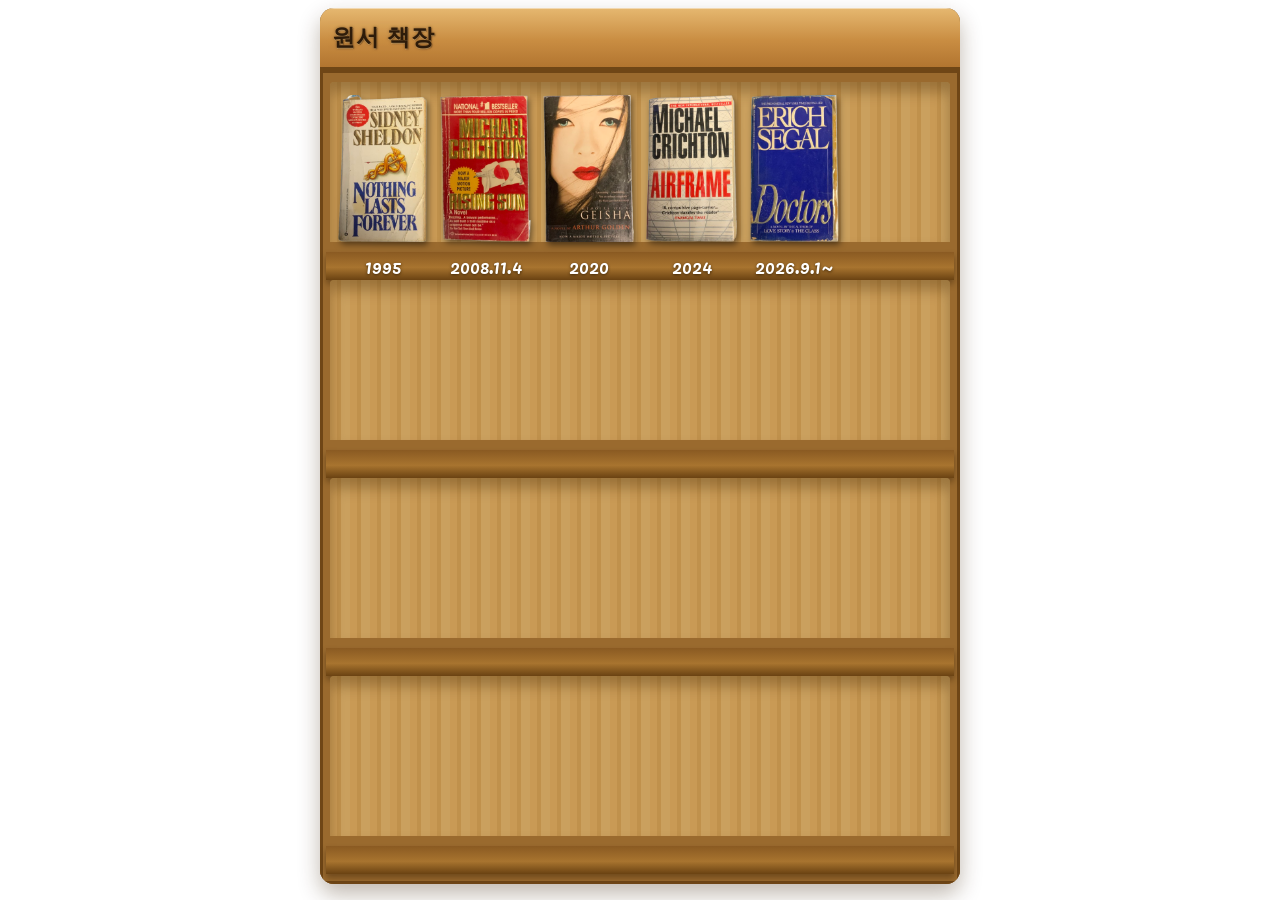
<file: bookcase.html>
<!DOCTYPE html>
<html lang="ko">
<head>
<meta charset="UTF-8">
<meta name="viewport" content="width=device-width, initial-scale=1.0">
<title>원서 책장</title>
<link rel="stylesheet" href="https://fonts.googleapis.com/css2?family=Pacifico&display=swap">
<link rel="stylesheet" href="style.css?v=20261073">
<style>
html,body{margin:0;padding:0;background:transparent;}
body{padding:8px 10px 14px;}
.bookcase-section{margin:0 auto;max-width:640px;}
.bc-note{display:none;}
@keyframes bcShiftBack{from{transform:translateX(var(--shift,50%))}to{transform:translateX(0)}}
@keyframes bcOpenBack{from{transform:rotateY(-180deg)}80%{transform:rotateY(0)}to{transform:rotateY(0)}}
.bc-book.closing{z-index:20;animation:bcShiftBack .7s ease-in-out forwards;}
.bc-book.closing .bc-pages{opacity:1;}
.bc-book.closing .bc-cover{animation:bcOpenBack .7s ease-in-out forwards;}
.bc-slot:has(.bc-book.closing){z-index:30;}
</style>
</head>
<body>
<div class="bookcase-section" id="bookcase">
<div class="bc-wrap">
<div class="bc-bar">
<div class="bc-bar-title">원서 책장</div>
</div>
<div class="bc" id="bcBody"></div>
</div>
<p class="bc-note" style="text-align:center;">새로 읽은 책이 생기면 하나씩 채워 갈게요. 📖</p>
</div>

</div>
<script>
(function(){
  // 책 목록: 왼쪽 위부터 차례로 꽂혀요. year: 책 밑에 적히는 읽은 때. 책을 새로 꽂을 때 한 줄씩 추가하세요.
  // title: 제목(표지 사진이 없을 때 표지에 적혀요) / cover: 표지 사진 경로 / url: 누르면 이동할 Wix 주소(비워 두면 연결 없음) / color: 표지 색
  var BOOKS=[
    {title:'Nothing Lasts Forever',year:'1995',cover:'books/nothing-lasts-forever.png',spread:'books/spread-nothing-lasts-forever.jpg',url:'https://namyaksa.wixsite.com/paran/blank-4#nothing',color:'#b5702a'},
    {title:'Rising Sun',year:'2008.11.4',cover:'books/rising-sun.png',spread:'books/spread-rising-sun.jpg',url:'https://namyaksa.wixsite.com/paran/blank-4#rising',color:'#8c2f3d'},
    {title:'Memoirs of a Geisha',year:'2020',cover:'books/memoirs-of-a-geisha.png',spread:'books/spread-memoirs-of-a-geisha.jpg',url:'https://namyaksa.wixsite.com/paran/blank-4#geisha',color:'#2f7a52'},
    {title:'Airframe',year:'2024',cover:'books/airframe.png',spread:'books/spread-airframe.jpg',url:'https://namyaksa.wixsite.com/paran/blank-4#airframe',color:'#6b4a9c'},
    {title:'Doctors',year:'2026.9.1~',cover:'books/doctors.png',spread:'books/spread-doctors.jpg',url:'https://namyaksa.wixsite.com/paran/blank-4#doctors',color:'#2f5d8c'}
  ];
  var ROWS=4, PER=6, body=document.getElementById('bcBody'), body=document.getElementById('bcBody');
  if(!body) return;
  // 책을 누르면 표지가 촤악 펼쳐진 뒤 Wix 설명으로 이동해요
  body.addEventListener('click',function(e){
    var bk=e.target.closest&&e.target.closest('a.bc-book'); if(!bk) return;
    if(e.metaKey||e.ctrlKey||e.shiftKey||e.button===1) return;
    e.preventDefault();
    if(bk.classList.contains('opening')) return;
    var others=document.querySelectorAll('.bc-book.opening,.bc-book.closing'); for(var q=0;q<others.length;q++){ if(others[q]!==bk){ others[q].classList.remove('opening','closing'); } }
    var url=bk.href, idx=[].indexOf.call(body.querySelectorAll('.bc-book'),bk), bd=BOOKS[idx]||{};
    (function(){ var rr=bk.getBoundingClientRect(), cc=body.getBoundingClientRect(), w=rr.width;
      var lo=cc.left+6-rr.left+w, hi=cc.right-6-rr.left-w, sh=Math.min(Math.max(w/2,lo),Math.max(hi,lo));
      bk.style.setProperty('--shift',sh+'px'); })();
    bk.classList.add('opening');
    setTimeout(function(){
      try{ window.open(url,'_top'); }catch(err){ location.href=url; }
      // Wix 안에서는 같은 페이지의 앵커로만 이동해서 책장이 그대로 남아요 → 책을 다시 덮어 줘요
      setTimeout(function(){
        bk.classList.remove('opening'); bk.classList.add('closing');
        setTimeout(function(){ bk.classList.remove('closing'); bk.style.removeProperty('--shift'); },800);
      },700);
    },1300);
  });
  function resetOpen(){ var o=body.querySelectorAll('.opening'); for(var i=0;i<o.length;i++) o[i].classList.remove('opening'); var v=document.querySelectorAll('.bk-ov'); for(var j=0;j<v.length;j++) v[j].remove(); }
  window.addEventListener('pageshow',resetOpen);
  document.addEventListener('visibilitychange',function(){ if(!document.hidden) resetOpen(); });
  for(var r=0;r<ROWS;r++){
    var row=document.createElement('div'); row.className='bc-row';
    var slots=document.createElement('div'); slots.className='bc-slots';
    for(var c=0;c<PER;c++){
      var slot=document.createElement('div'); slot.className='bc-slot';
      var b=BOOKS[r*PER+c];
      if(b){
        var el=document.createElement(b.url?'a':'div'); el.className='bc-book';
        if(b.spread){ el.classList.add('has-sp'); el.style.setProperty('--sp','url('+new URL(b.spread,location.href).href+')'); }
        if(b.url){ el.href=b.url; el.target='_blank'; el.rel='noopener noreferrer'; el.title=b.title||'책 자세히 보기'; }
        if(b.cover&&b.url){ var pg=document.createElement('div'); pg.className='bc-pages'; el.appendChild(pg); }
        if(b.cover){ var im=document.createElement('img'); im.src=b.cover; im.alt=b.title||'책 표지'; im.loading='lazy';
          var cv=document.createElement('div'); cv.className='bc-cover'; cv.appendChild(im);
          if(b.url){ var bb=document.createElement('div'); bb.className='bc-back'; cv.appendChild(bb); }
          el.appendChild(cv); }
        else { el.style.background=b.color; var t=document.createElement('div'); t.className='bc-t'; t.textContent=b.title; el.appendChild(t); }
        slot.appendChild(el);
      }
      slots.appendChild(slot);
    }
    row.appendChild(slots);
    body.appendChild(row);
    // 선반 널빤지 위에 읽은 때(연도)를 적어요
    var plank=document.createElement('div'); plank.className='bc-plank';
    for(var k=0;k<PER;k++){
      var yr=document.createElement('div'); yr.className='bc-year';
      var bk=BOOKS[r*PER+k]; yr.textContent=(bk&&bk.year)?bk.year:'';
      plank.appendChild(yr);
    }
    body.appendChild(plank);
  }
})();
</script>
</body>
</html>
</file>
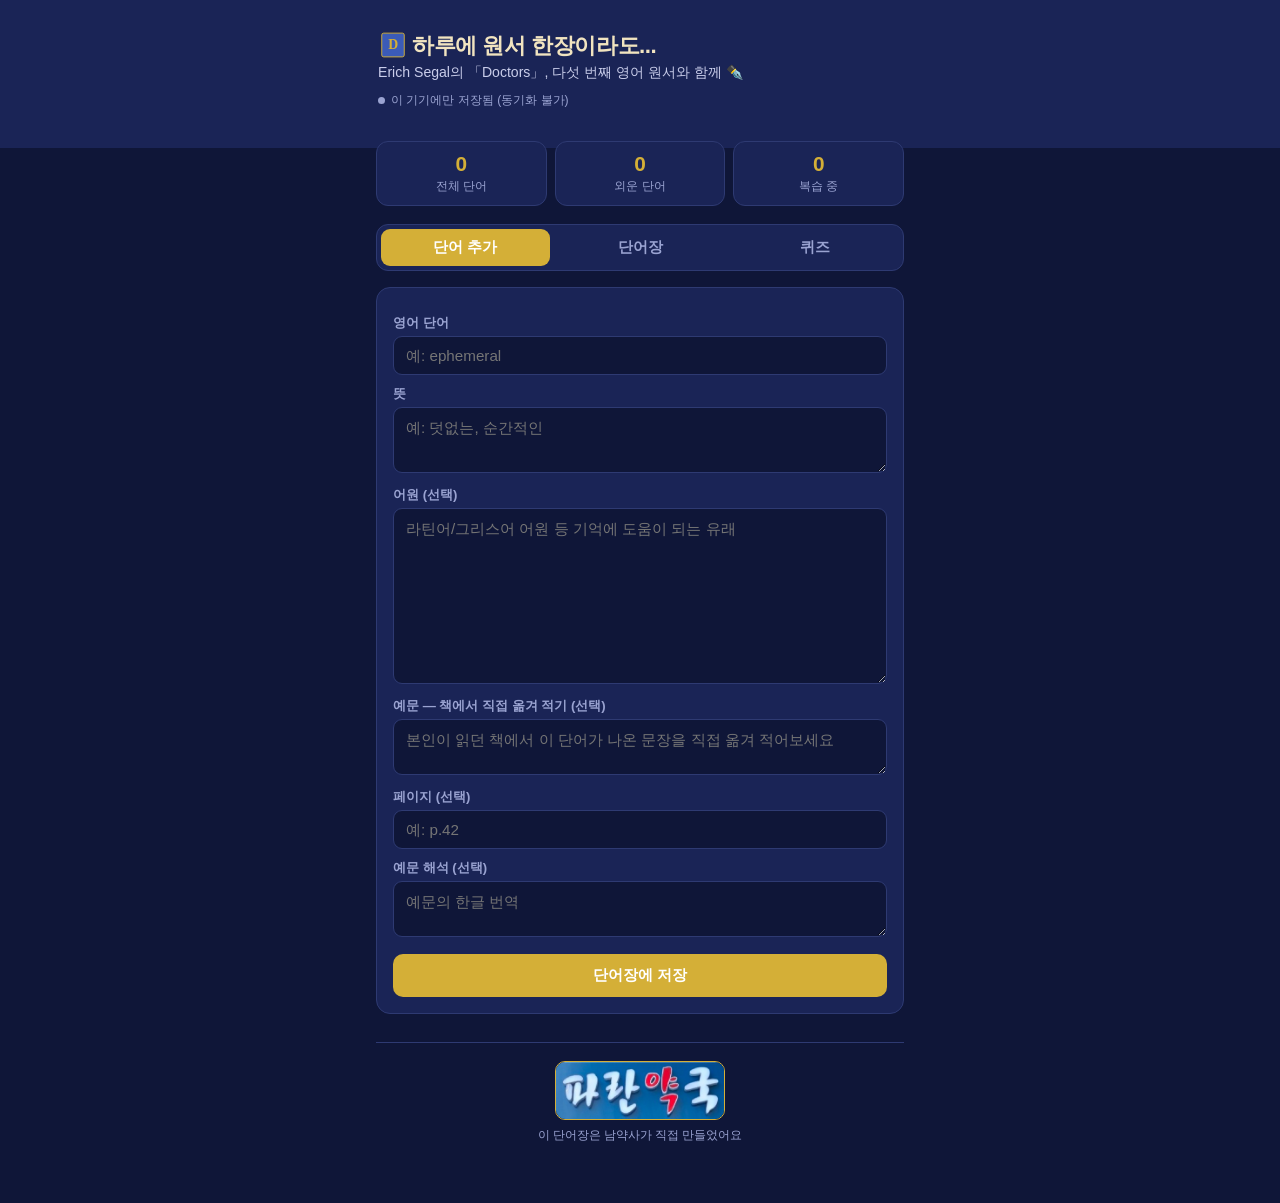
<file: Doctors, Erich Segal.html>
<!doctype html><html><head><meta charset=utf8><meta name=viewport content="width=device-width,initial-scale=1,viewport-fit=cover"><style>:root{color-scheme:light;box-sizing:border-box;padding-top:env(safe-area-inset-top,0px);padding-bottom:env(safe-area-inset-bottom,0px)}html{scroll-padding-top:env(safe-area-inset-top,0px)}body{margin:0;padding:0;font:14px -apple-system,BlinkMacSystemFont,sans-serif;background:#fff;color:#000}img{max-width:100%}[hidden]:not([hidden=until-found i]){display:none!important}</style></head><body>
<!DOCTYPE html>
<html lang="ko">
<head>
<meta charset="UTF-8">
<meta name="viewport" content="width=device-width, initial-scale=1, viewport-fit=cover">
<title>Doctors, Erich Segal</title>
<style>
:root{
  color-scheme:dark;
  --bg:#0f1638; --card:#1a2456; --text:#f1e4c0; --sub:#9aa3d1;
  --accent:#d4af37; --accent-light:#2a3570; --border:#2e3a72; --good:#5a8a5a; --bad:#c65b5b;
  --navy:#1a2456; --navy-deep:#0f1638;
  box-sizing:border-box;
  padding-top:env(safe-area-inset-top,0px); padding-bottom:env(safe-area-inset-bottom,0px);
}
@media (prefers-color-scheme: dark){
  :root:not([data-theme="light"]){
    --bg:#0f1638; --card:#1a2456; --text:#f1e4c0; --sub:#9aa3d1;
    --accent:#d4af37; --accent-light:#2a3570; --border:#2e3a72;
  }
}
:root[data-theme="dark"]{
  --bg:#0f1638; --card:#1a2456; --text:#f1e4c0; --sub:#9aa3d1;
  --accent:#d4af37; --accent-light:#2a3570; --border:#2e3a72;
}
html{scroll-padding-top:env(safe-area-inset-top,0px);}
*{box-sizing:border-box;}
body{margin:0;background:var(--bg);background-image:linear-gradient(180deg, var(--navy) 0px, var(--navy) 148px, transparent 148px);color:var(--text);font-family:-apple-system,BlinkMacSystemFont,"Segoe UI",Roboto,sans-serif;min-height:100%;}
.wrap{max-width:560px;margin:0 auto;padding:20px 16px 60px;}
.titlebar{padding:6px 2px 16px;margin-bottom:16px;}
h1{font-size:1.4rem;margin:4px 0 2px;letter-spacing:-0.02em;color:#f1e4c0;}
.credit{font-size:0.88rem;color:#c9cdea;margin-bottom:0;}
.syncstate{font-size:0.76rem;color:#9aa3d1;margin-top:10px;display:flex;align-items:center;gap:6px;}
.dot{width:7px;height:7px;border-radius:50%;background:#7fd68a;display:inline-block;}
.dot.off{background:#9aa3d1;}
.tabs{display:flex;gap:6px;background:var(--card);border:1px solid var(--border);border-radius:12px;padding:4px;margin-bottom:16px;}
.tab{flex:1;text-align:center;padding:9px 0;border-radius:9px;font-size:0.92rem;font-weight:600;color:var(--sub);cursor:pointer;user-select:none;}
.tab.active{background:var(--accent);color:#fff;}
.card{background:var(--card);border:1px solid var(--border);border-radius:14px;padding:16px;margin-bottom:14px;}
.row{display:flex;gap:8px;flex-wrap:wrap;margin-bottom:18px;}
.stat{flex:1;min-width:80px;background:var(--card);border:1px solid var(--border);border-radius:12px;padding:10px 12px;text-align:center;}
.stat .n{font-size:1.3rem;font-weight:700;color:var(--accent);}
.stat .l{font-size:0.75rem;color:var(--sub);margin-top:2px;}
label{display:block;font-size:0.82rem;color:var(--sub);margin:10px 0 4px;font-weight:600;}
input[type=text],textarea{width:100%;padding:10px 12px;border-radius:9px;border:1px solid var(--border);background:var(--bg);color:var(--text);font-size:0.95rem;font-family:inherit;}
textarea{resize:vertical;min-height:44px;}
button{font-family:inherit;cursor:pointer;border:none;}
button:disabled{opacity:0.5;cursor:default;}
.btn-main{width:100%;margin-top:14px;background:var(--accent);color:#fff;padding:11px;border-radius:10px;font-size:0.95rem;font-weight:700;}
.lookup-btn{background:var(--accent-light);color:var(--accent);padding:7px 12px;border-radius:8px;font-size:0.82rem;font-weight:600;}
.lookup-status{font-size:0.78rem;color:var(--sub);margin-top:6px;}
.ipa-row{display:flex;align-items:center;gap:10px;margin-top:6px;}
.ipa-text{font-size:0.85rem;color:var(--sub);font-family:"Times New Roman",serif;}
.speak-btn{background:var(--accent-light);color:var(--accent);padding:5px 10px;border-radius:8px;font-size:0.78rem;font-weight:600;}
.w-word-row{display:flex;align-items:center;gap:8px;cursor:pointer;}
.w-ipa{font-size:0.78rem;color:var(--sub);font-family:"Times New Roman",serif;}
.word-item{display:flex;justify-content:space-between;align-items:flex-start;gap:10px;padding:12px 0;border-bottom:1px solid var(--border);}
.word-item:last-child{border-bottom:none;}
.w-word{font-weight:700;font-size:1rem;}
.w-meaning{color:var(--sub);font-size:0.87rem;margin-top:2px;}
.w-ex{color:var(--sub);font-size:0.78rem;margin-top:4px;font-style:italic;}
.w-etym{color:var(--accent);font-size:0.92rem;line-height:1.5;margin-top:6px;background:var(--accent-light);padding:12px 14px;min-height:56px;border-radius:8px;text-align:left;}
.badge{font-size:0.7rem;padding:2px 7px;border-radius:20px;background:var(--accent-light);color:var(--accent);white-space:nowrap;margin-top:2px;display:inline-block;}
.del{background:none;color:var(--sub);font-size:0.78rem;padding:4px 6px;flex-shrink:0;}
.empty{text-align:center;color:var(--sub);padding:30px 10px;font-size:0.9rem;}
.qcard{text-align:center;padding:26px 16px;}
.qword{font-size:1.6rem;font-weight:800;margin-bottom:6px;}
.qhint{color:var(--sub);font-size:0.8rem;margin-bottom:20px;}
.opt{display:block;width:100%;text-align:left;padding:12px 14px;margin-bottom:9px;border-radius:10px;border:1px solid var(--border);background:var(--bg);color:var(--text);font-size:0.92rem;}
.opt.correct{background:#213a21;border-color:var(--good);color:#9ad99a;}
.opt.wrong{background:#3a2121;border-color:var(--bad);color:#f2a5a5;}
:root[data-theme="dark"] .opt.correct,:root:not([data-theme="light"]) .opt.correct{background:#213a21;}
:root[data-theme="dark"] .opt.wrong,:root:not([data-theme="light"]) .opt.wrong{background:#3a2121;}
.qfeedback{min-height:22px;font-size:0.88rem;font-weight:600;margin-bottom:10px;}
.flash{background:var(--card);border:1px solid var(--border);border-radius:16px;padding:40px 16px;text-align:center;min-height:140px;display:flex;align-items:center;justify-content:center;flex-direction:column;cursor:pointer;}
.flashrow{display:flex;gap:8px;margin-top:14px;}
.flashrow button{flex:1;padding:11px;border-radius:10px;font-weight:700;font-size:0.88rem;}
.know{background:var(--good);color:#fff;}
.dontknow{background:var(--bad);color:#fff;}
.stat.clickable{cursor:pointer;user-select:none;}
.stat.clickable:active{background:var(--accent-light);}
.filterbar{display:flex;gap:6px;flex-wrap:wrap;margin-bottom:8px;}
.chip{background:var(--bg);color:var(--sub);border:1px solid var(--border);padding:6px 12px;border-radius:20px;font-size:0.8rem;font-weight:600;}
.chip.on{background:var(--accent);color:#0f1638;border-color:var(--accent);}
.progress{font-size:1rem;font-weight:700;color:var(--accent);text-align:center;margin-bottom:10px;}
.optn{display:inline-block;min-width:22px;height:22px;line-height:22px;margin-right:10px;border-radius:50%;background:var(--accent-light);color:var(--accent);font-size:0.78rem;font-weight:700;text-align:center;vertical-align:middle;}
.sent{padding:10px 0;border-bottom:1px solid var(--border);}
.sent:last-child{border-bottom:none;}
.sent .en{font-size:1.02rem;line-height:1.7;}
.sent .ko{font-size:0.86rem;line-height:1.55;color:var(--sub);margin-top:4px;}
.tok{cursor:pointer;border-radius:4px;padding:0 1px;}
.tok:active,.tok.sel{background:var(--accent-light);}
.tok.known{border-bottom:2px solid var(--accent);}
.sheet{position:fixed;left:0;right:0;bottom:0;z-index:20;background:var(--card);border-top:1px solid var(--border);box-shadow:0 -6px 20px rgba(0,0,0,0.18);padding:14px 16px calc(14px + env(safe-area-inset-bottom,0px));max-width:560px;margin:0 auto;border-radius:16px 16px 0 0;}
.sheet-ko{font-size:0.82rem;color:var(--sub);margin-bottom:8px;line-height:1.5;max-height:64px;overflow:auto;}
.sheet-btns{display:flex;gap:8px;margin-top:10px;align-items:center;}
.maker{display:flex;flex-direction:column;align-items:center;gap:8px;margin:28px auto 0;padding:18px 16px 0;border-top:1px solid var(--border);color:var(--sub);text-align:center;}
.maker-logo{width:170px;max-width:60%;height:auto;border-radius:10px;border:1px solid var(--accent);}
.maker-sub{font-size:0.72rem;}
</style>
</head>
<body>
<div class="wrap">
  <div class="titlebar">
    <h1><svg width="30" height="30" viewBox="0 0 48 48" style="vertical-align:-7px;margin-right:4px;" xmlns="http://www.w3.org/2000/svg"><rect x="6" y="5" width="36" height="38" rx="3" fill="#3b5bb8" stroke="#d4af37" stroke-width="1.5"/><text x="24" y="31" text-anchor="middle" font-family="Georgia, serif" font-size="22" font-weight="700" fill="#d4af37">D</text></svg>하루에 원서 한장이라도...</h1>
    <div class="credit">Erich Segal의 「Doctors」, 다섯 번째 영어 원서와 함께 ✒️</div>
    <div class="syncstate" id="syncState"><span class="dot off"></span><span>동기화 연결 중...</span></div>
  </div>

  <div class="row">
    <div class="stat clickable" data-filter="all"><div class="n" id="statTotal">0</div><div class="l">전체 단어</div></div>
    <div class="stat clickable" data-filter="mastered"><div class="n" id="statMastered">0</div><div class="l">외운 단어</div></div>
    <div class="stat clickable" data-filter="learning"><div class="n" id="statLearning">0</div><div class="l">복습 중</div></div>
  </div>

  <div class="tabs">
    <div class="tab active" data-tab="add">단어 추가</div>
    <div class="tab" data-tab="list">단어장</div>
    <div class="tab" data-tab="quiz">퀴즈</div>
    <div class="tab" data-tab="scan" id="scanTab" style="display:none;">📷 사진번역</div>
  </div>

  <div id="panel-add">
    <div class="card">
      <label>영어 단어</label>
      <input type="text" id="inWord" placeholder="예: ephemeral">
      <div id="ipaRow" class="ipa-row" style="display:none;">
        <span id="ipaDisplay" class="ipa-text"></span>
        <button type="button" class="speak-btn" id="speakPreviewBtn">🔊 발음 듣기</button>
      </div>
      <div id="lookupRow" style="display:none;margin-top:6px;">
        <button type="button" class="lookup-btn" id="lookupBtn">🔍 사전에서 자동으로 뜻 찾기</button>
        <div id="lookupStatus" class="lookup-status"></div>
      </div>
      <label>뜻</label>
      <textarea id="inMeaning" style="min-height:66px;" placeholder="예: 덧없는, 순간적인"></textarea>
      <label>어원 (선택)</label>
      <textarea id="inEtymology" style="min-height:176px;" placeholder="라틴어/그리스어 어원 등 기억에 도움이 되는 유래"></textarea>
      <label>예문 — 책에서 직접 옮겨 적기 (선택)</label>
      <textarea id="inExample" placeholder="본인이 읽던 책에서 이 단어가 나온 문장을 직접 옮겨 적어보세요" spellcheck="true" lang="en"></textarea>
      <div id="spellRow" style="display:none;margin-top:6px;">
        <button type="button" class="lookup-btn" id="spellBtn">✏️ 오타 확인</button>
        <div id="spellStatus" class="lookup-status"></div>
        <div id="spellSuggestions"></div>
      </div>
      <div id="translateRow" style="display:none;margin-top:6px;">
        <button type="button" class="lookup-btn" id="translateBtn">🌐 이 문장 해석하기</button>
        <div id="translateStatus" class="lookup-status"></div>
      </div>
      <label>페이지 (선택)</label>
      <input type="text" id="inPage" placeholder="예: p.42">
      <label>예문 해석 (선택)</label>
      <textarea id="inExampleKo" placeholder="예문의 한글 번역"></textarea>
      <button class="btn-main" id="addBtn">단어장에 저장</button>
    </div>
  </div>

  <div id="panel-list" style="display:none;">
    <div id="fillEtymRow" style="display:none;margin-bottom:10px;">
      <button type="button" class="lookup-btn" id="fillEtymBtn">🏛️ 기존 단어 어원 채우기</button>
      <div id="fillEtymStatus" class="lookup-status"></div>
    </div>
    <div class="card" id="listCard"></div>
  </div>
  <div id="panel-quiz" style="display:none;"><div class="card" id="quizCard"></div></div>

  <div id="panel-scan" style="display:none;">
    <div class="card" id="scanPhotoCard" style="display:none;">
      <input type="file" id="scanFile" accept="image/*" style="display:none;">
      <button class="btn-main" id="scanPick" style="margin-top:0;">📷 사진 선택</button>
      <img id="scanPreview" alt="" style="display:none;margin-top:10px;border-radius:10px;width:100%;max-height:220px;object-fit:contain;background:var(--bg);">
      <button class="btn-main" id="scanGo" style="display:none;">🌐 사진 번역하기</button>
      <div id="scanStatus" class="lookup-status"></div>
    </div>
    <div class="card">
      <label style="margin-top:0;">영어 본문 붙여넣기</label>
      <textarea id="scanText" lang="en" style="min-height:120px;" placeholder="여기에 영어 본문을 붙여넣으세요 (한 번에 한 페이지 분량 정도)"></textarea>
      <div class="lookup-status">팁: 아이폰·아이패드는 사진 앱에서 사진 속 글자를 길게 눌러 복사할 수 있어요 (텍스트 인식). 안드로이드는 Google 렌즈의 "텍스트 복사"를 쓰세요.</div>
      <button class="btn-main" id="scanTextGo">🌐 붙여넣은 글 번역하기</button>
      <button type="button" class="lookup-btn" id="scanClear" style="margin-top:10px;">🗑️ 붙여넣은 글과 번역 지우기</button>
    </div>
    <div class="card" id="scanResult" style="display:none;"></div>
  </div>

  <div class="maker">
    <img class="maker-logo" alt="파란약국" src="[data-uri]">
    <div class="maker-sub">이 단어장은 남약사가 직접 만들었어요</div>
  </div>
</div>

<script>
let words = [];
let dbCap = null, userCap = null, sampleCap = null, uid = null, wordsCol = null;
const LS_KEY = 'vocab_words_v1'; // legacy local key, used for one-time migration

function speakWord(text, times){
  times = times || 5;
  if(!('speechSynthesis' in window)) { alert('이 브라우저는 음성 재생을 지원하지 않아요.'); return; }
  window.speechSynthesis.cancel();
  for(let i=0;i<times;i++){
    const u = new SpeechSynthesisUtterance(text);
    u.lang = 'en-US';
    u.rate = 0.9;
    window.speechSynthesis.speak(u);
  }
}

function autoGrow(el, min){
  el.style.height = 'auto';
  el.style.height = Math.max(min, el.scrollHeight + 4) + 'px';
}
function resizeFields(){
  autoGrow(document.getElementById('inMeaning'), 66);
  autoGrow(document.getElementById('inEtymology'), 176);
}
document.getElementById('inMeaning').addEventListener('input', ()=>autoGrow(document.getElementById('inMeaning'), 66));
document.getElementById('inEtymology').addEventListener('input', ()=>autoGrow(document.getElementById('inEtymology'), 176));

let currentIpa = '';
let lastLookupWord = '';

async function doLookup(opts){
  opts = opts || {};
  const wordEl = document.getElementById('inWord');
  const meaningEl = document.getElementById('inMeaning');
  const etymEl = document.getElementById('inEtymology');
  const exampleEl = document.getElementById('inExample');
  const exampleKoEl = document.getElementById('inExampleKo');
  const statusEl = document.getElementById('lookupStatus');
  const w = wordEl.value.trim();
  if(!w || !sampleCap) return;
  if(!opts.silent && (meaningEl.value.trim() || exampleEl.value.trim())){
    if(!confirm('이미 입력된 뜻/예문을 덮어쓸까요?')) return;
  }
  statusEl.textContent = '사전에서 찾는 중...';
  document.getElementById('lookupBtn').disabled = true;
  try{
    const prompt = `너는 영어-한국어 사전이다. 다음 영어 단어 또는 짧은 표현을 분석해줘: "${w}"${opts.context ? '\n이 단어가 쓰인 문장: "' + opts.context.en + '"\n뜻은 이 문장에서 쓰인 의미를 우선으로 해라.' : ''}\n반드시 아래 JSON 형식으로만 답해라. 다른 텍스트, 설명, 마크다운 코드블록 없이 순수 JSON만 출력해라.\n{"meaning": "간결한 한국어 뜻 (여러 의미면 쉼표로 구분)", "ipa": "국제음성기호(IPA) 발음 표기, 슬래시 포함 (예: /ɪˈfem.ər.əl/)", "etymology": "이 단어의 라틴어/그리스어 등 어원과, 그 어원을 이용해 뜻을 기억하기 쉽게 풀어주는 짧은 한국어 설명 (예: '라틴어 ephemerus(하루살이의)에서 유래 — 하루밖에 못 사는 것처럼 덧없다는 의미로 기억하면 좋아요'). 어원이 불분명한 표현이면 빈 문자열.", "example": "이 단어를 사용한 짧고 자연스러운 원문 영어 예문 (직접 창작, 실제 책이나 저작물에서 인용하지 말 것)", "exampleKo": "위 예문의 자연스러운 한글 번역"}\n만약 이 단어를 모르거나 사전에 없는 표현이면 {"meaning": "", "ipa": "", "etymology": "", "example": "", "exampleKo": ""}로 답해라.`;
    const result = await sampleCap.json(prompt);
    lastLookupWord = w;
    if(result && result.meaning){
      meaningEl.value = result.meaning;
      autoGrow(meaningEl, 66);
      if(result.etymology && !etymEl.value.trim()) etymEl.value = result.etymology;
      etymEl.style.height = 'auto'; etymEl.style.height = Math.max(176, etymEl.scrollHeight + 4) + 'px';
      if(opts.context){
        exampleEl.value = opts.context.en;
        exampleKoEl.value = opts.context.ko || '';
      } else {
        if(result.example) exampleEl.value = result.example;
        if(result.exampleKo) exampleKoEl.value = result.exampleKo;
      }
      currentIpa = result.ipa || '';
      const ipaRow = document.getElementById('ipaRow');
      if(currentIpa){ document.getElementById('ipaDisplay').textContent = currentIpa; ipaRow.style.display = 'flex'; }
      else { ipaRow.style.display = 'none'; }
      statusEl.textContent = '✓ 찾았어요. 필요하면 수정해주세요.';
      const has = exampleEl.value.trim().length > 0;
      document.getElementById('translateRow').style.display = (has && sampleCap) ? '' : 'none';
    } else {
      statusEl.textContent = '사전에서 찾지 못했어요. 직접 입력해주세요.';
    }
  }catch(e){
    statusEl.textContent = '조회에 실패했어요. 직접 입력해주세요.';
  }
  document.getElementById('lookupBtn').disabled = false;
  setTimeout(()=>{ statusEl.textContent = ''; }, 4000);
}

async function doSpellCheck(){
  const exEl = document.getElementById('inExample');
  const statusEl = document.getElementById('spellStatus');
  const suggEl = document.getElementById('spellSuggestions');
  const text = exEl.value.trim();
  if(!text || !sampleCap) return;
  statusEl.textContent = '오타 확인하는 중...';
  suggEl.innerHTML = '';
  document.getElementById('spellBtn').disabled = true;
  try{
    const prompt = `다음 영어 문장에서 철자가 틀린 단어가 있는지 확인해줘. 문법이나 어색한 표현이 아니라 '명백한 오타(스펠링 실수)'만 찾아라.\n"${text}"\n반드시 아래 JSON 형식으로만 답해라. 다른 텍스트 없이 순수 JSON만 출력해라.\n{"corrections": [{"original": "오타난 단어", "suggestion": "올바른 철자"}]}\n오타가 없으면 {"corrections": []}로 답해라.`;
    const result = await sampleCap.json(prompt);
    const corrections = (result && Array.isArray(result.corrections)) ? result.corrections : [];
    if(corrections.length === 0){
      statusEl.textContent = '✓ 오타가 없어 보여요.';
      setTimeout(()=>{ statusEl.textContent = ''; }, 3000);
    } else {
      statusEl.textContent = '';
      suggEl.innerHTML = corrections.map((c,i)=>
        `<button type="button" class="lookup-btn" data-i="${i}" style="margin:4px 4px 0 0;">${escapeHtml(c.original)} → ${escapeHtml(c.suggestion)}</button>`
      ).join('');
      suggEl.querySelectorAll('button').forEach(btn=>{
        btn.addEventListener('click', ()=>{
          const c = corrections[Number(btn.dataset.i)];
          const re = new RegExp('\\b' + c.original.replace(/[.*+?^${}()|[\]\\]/g, '\\$&') + '\\b', 'i');
          exEl.value = exEl.value.replace(re, c.suggestion);
          btn.disabled = true;
          btn.style.opacity = '0.5';
        });
      });
    }
  }catch(e){
    statusEl.textContent = '오타 확인에 실패했어요.';
    setTimeout(()=>{ statusEl.textContent = ''; }, 3000);
  }
  document.getElementById('spellBtn').disabled = false;
}

async function doTranslateExample(){
  const exEl = document.getElementById('inExample');
  const koEl = document.getElementById('inExampleKo');
  const statusEl = document.getElementById('translateStatus');
  const text = exEl.value.trim();
  if(!text || !sampleCap) return;
  statusEl.textContent = '해석하는 중...';
  document.getElementById('translateBtn').disabled = true;
  try{
    const prompt = `다음 영어 문장을 자연스러운 한국어로 번역해줘.\n"${text}"\n반드시 아래 JSON 형식으로만 답해라. 다른 텍스트 없이 순수 JSON만 출력해라.\n{"translation": "한국어 번역문"}`;
    const result = await sampleCap.json(prompt);
    if(result && result.translation){
      koEl.value = result.translation.trim();
      statusEl.textContent = '✓ 해석 완료. 필요하면 수정해주세요.';
    } else {
      statusEl.textContent = '해석에 실패했어요. 직접 입력해주세요.';
    }
  }catch(e){
    statusEl.textContent = '해석에 실패했어요. 직접 입력해주세요.';
  }
  document.getElementById('translateBtn').disabled = false;
  setTimeout(()=>{ statusEl.textContent = ''; }, 4000);
}

function setSyncState(state){
  const el = document.getElementById('syncState');
  if(state === 'synced') el.innerHTML = '<span class="dot"></span><span>모든 기기와 동기화됨</span>';
  else if(state === 'local') el.innerHTML = '<span class="dot off"></span><span>이 기기에만 저장됨 (동기화 불가)</span>';
  else el.innerHTML = '<span class="dot off"></span><span>동기화 연결 중...</span>';
}

function escapeHtml(s){ return s.replace(/[&<>"']/g, c=>({'&':'&amp;','<':'&lt;','>':'&gt;','"':'&quot;',"'":'&#39;'}[c])); }

function renderStats(){
  document.getElementById('statTotal').textContent = words.length;
  document.getElementById('statMastered').textContent = words.filter(w=>w.mastered).length;
  document.getElementById('statLearning').textContent = words.filter(w=>!w.mastered).length;
}

function switchTab(name){
  document.querySelectorAll('.tab').forEach(t=>t.classList.toggle('active', t.dataset.tab===name));
  document.getElementById('panel-add').style.display = name==='add' ? '' : 'none';
  document.getElementById('panel-list').style.display = name==='list' ? '' : 'none';
  document.getElementById('panel-quiz').style.display = name==='quiz' ? '' : 'none';
  document.getElementById('panel-scan').style.display = name==='scan' ? '' : 'none';
  if(name==='scan') renderScanResult();
  if(name==='list') renderList();
  if(name==='quiz') startQuiz();
}
document.querySelectorAll('.tab').forEach(t=>t.addEventListener('click', ()=>{ returnToScan = false; switchTab(t.dataset.tab); }));
document.getElementById('lookupBtn').addEventListener('click', doLookup);
document.getElementById('speakPreviewBtn').addEventListener('click', ()=>{
  const w = document.getElementById('inWord').value.trim();
  if(w) speakWord(w);
});
document.getElementById('inWord').addEventListener('input', ()=>{
  currentIpa = '';
  document.getElementById('ipaRow').style.display = 'none';
});
document.getElementById('inWord').addEventListener('blur', ()=>{
  const w = document.getElementById('inWord').value.trim();
  if(!sampleCap || !w) return;
  if(w === lastLookupWord) return; // already looked up this exact word
  // the word changed since the last lookup — clear stale fields from the
  // previous word and look this one up fresh, without the overwrite prompt
  document.getElementById('inMeaning').value = '';
  document.getElementById('inEtymology').value = '';
  document.getElementById('inExample').value = '';
  document.getElementById('inExampleKo').value = '';
  document.getElementById('spellRow').style.display = 'none';
  currentIpa = '';
  document.getElementById('ipaRow').style.display = 'none';
  document.getElementById('translateRow').style.display = 'none';
  resizeFields();
  doLookup({ silent: true });
});
document.getElementById('translateBtn').addEventListener('click', doTranslateExample);
document.getElementById('spellBtn').addEventListener('click', doSpellCheck);
document.getElementById('inExample').addEventListener('input', ()=>{
  const has = document.getElementById('inExample').value.trim().length > 0;
  document.getElementById('translateRow').style.display = (has && sampleCap) ? '' : 'none';
  document.getElementById('spellRow').style.display = (has && sampleCap) ? '' : 'none';
  document.getElementById('spellSuggestions').innerHTML = '';
  document.getElementById('spellStatus').textContent = '';
});
document.getElementById('inExample').addEventListener('blur', ()=>{
  const text = document.getElementById('inExample').value.trim();
  const ko = document.getElementById('inExampleKo').value.trim();
  if(sampleCap && text && !ko) doTranslateExample();
});

async function addWordEntry(w, m, etym, ex, exKo, ipa, page){
  const data = { word: w, meaning: m, ipa: ipa || '', etymology: etym || '', example: ex || '', exampleKo: exKo || '', page: page || '', mastered: false, correctStreak: 0, addedAt: Date.now() };
  if(wordsCol){
    try{ await wordsCol.add(data); }catch(e){ alert('저장에 실패했어요. 잠시 후 다시 시도해주세요.'); }
  } else {
    words.unshift({ id: 'local_'+Date.now().toString(36)+Math.random().toString(36).slice(2), ...data });
    saveLocal(); renderStats();
  }
}

document.getElementById('addBtn').addEventListener('click', async ()=>{
  const w = document.getElementById('inWord').value.trim();
  const m = document.getElementById('inMeaning').value.trim();
  const etym = document.getElementById('inEtymology').value.trim();
  const ex = document.getElementById('inExample').value.trim();
  const exKo = document.getElementById('inExampleKo').value.trim();
  const page = document.getElementById('inPage').value.trim();
  if(!w || !m){ alert('단어와 뜻을 입력해주세요.'); return; }
  await addWordEntry(w, m, etym, ex, exKo, currentIpa, page);
  document.getElementById('inWord').value='';
  document.getElementById('inMeaning').value='';
  document.getElementById('inEtymology').value='';
  document.getElementById('inExample').value='';
  document.getElementById('inExampleKo').value='';
  document.getElementById('inPage').value='';
  document.getElementById('ipaRow').style.display = 'none';
  document.getElementById('translateRow').style.display = 'none';
  document.getElementById('spellRow').style.display = 'none';
  currentIpa = '';
  resizeFields();
  if(returnToScan){ returnToScan = false; switchTab('scan'); }
  else document.getElementById('inWord').focus();
});

async function deleteWord(id){
  if(wordsCol){
    try{ await wordsCol.doc(id).delete(); }catch(e){}
  } else {
    words = words.filter(w=>w.id!==id);
    saveLocal(); renderStats(); renderList();
  }
}

async function updateWord(id, patch){
  const w = words.find(x=>x.id===id);
  if(!w) return;
  Object.assign(w, patch);
  if(wordsCol){
    try{ await wordsCol.doc(id).update(patch); }catch(e){}
  } else {
    saveLocal();
  }
  renderStats();
}

async function fillMissingEtymology(){
  const missing = words.filter(w=>!w.etymology || !w.etymology.trim());
  if(missing.length===0 || !sampleCap) return;
  const btn = document.getElementById('fillEtymBtn');
  const statusEl = document.getElementById('fillEtymStatus');
  btn.disabled = true;
  let done = 0;
  for(const w of missing){
    statusEl.textContent = `${w.word} 어원 찾는 중... (${done+1}/${missing.length})`;
    try{
      const prompt = `너는 영어 어원 사전이다. 다음 영어 단어의 라틴어/그리스어 등 어원을 알려줘: "${w.word}"\n반드시 아래 JSON 형식으로만 답해라. 다른 텍스트 없이 순수 JSON만 출력해라.\n{"etymology": "이 단어의 어원과, 그 어원을 이용해 뜻을 기억하기 쉽게 풀어주는 짧은 한국어 설명. 어원이 불분명하면 빈 문자열."}`;
      const result = await sampleCap.json(prompt);
      if(result && result.etymology){
        await updateWord(w.id, { etymology: result.etymology });
      }
    }catch(e){}
    done++;
  }
  statusEl.textContent = `✓ ${done}개 단어의 어원을 채웠어요.`;
  btn.disabled = false;
  renderList();
  setTimeout(()=>{ statusEl.textContent = ''; }, 4000);
}

function renderList(){
  const el = document.getElementById('listCard');
  const fillRow = document.getElementById('fillEtymRow');
  const missingCount = words.filter(w=>!w.etymology || !w.etymology.trim()).length;
  fillRow.style.display = (sampleCap && missingCount>0) ? '' : 'none';
  if(words.length===0){ el.innerHTML = '<div class="empty">아직 저장한 단어가 없어요.<br>단어 추가 탭에서 시작해보세요!</div>'; return; }
  const shown = words.filter(w=> listFilter==='mastered' ? w.mastered : listFilter==='learning' ? !w.mastered : true);
  el.innerHTML = shown.map(w=>`
    <div class="word-item">
      <div style="flex:1;min-width:0;">
        <div class="w-word-row" data-speak="${escapeHtml(w.word)}">
          <span class="w-word">${escapeHtml(w.word)}</span>
          ${w.ipa ? `<span class="w-ipa">${escapeHtml(w.ipa)}</span>` : ''}
          <span class="speak-btn" data-speak="${escapeHtml(w.word)}">🔊</span>
        </div>
        <div class="w-meaning">${escapeHtml(w.meaning)}</div>
        ${w.etymology ? `<div class="w-etym">🏛️ ${escapeHtml(w.etymology)}</div>` : ''}
        ${w.example ? `<div class="w-ex">"${escapeHtml(w.example)}"${w.page ? ` <span style="opacity:0.7;">(${escapeHtml(w.page)})</span>` : ''}</div>` : ''}
        ${w.exampleKo ? `<div class="w-ex">→ ${escapeHtml(w.exampleKo)}</div>` : ''}
        <span class="badge">${w.mastered ? '✓ 외움' : '복습 중'}</span>
      </div>
      <button class="del" data-id="${w.id}">삭제</button>
    </div>
  `).join('');
  el.querySelectorAll('.del').forEach(btn=>{
    btn.addEventListener('click', ()=>deleteWord(btn.dataset.id));
  });
  el.querySelectorAll('[data-speak]').forEach(elm=>{
    elm.addEventListener('click', ()=>speakWord(elm.dataset.speak));
  });
  const cnt = { all: words.length, mastered: words.filter(w=>w.mastered).length, learning: words.filter(w=>!w.mastered).length };
  const chip = (k, label)=>`<button type="button" class="chip${listFilter===k?' on':''}" data-f="${k}">${label} ${cnt[k]}</button>`;
  el.insertAdjacentHTML('afterbegin', `<div class="filterbar">${chip('all','전체')}${chip('mastered','외운 단어')}${chip('learning','복습 중')}</div>`);
  if(shown.length===0){
    el.insertAdjacentHTML('beforeend', `<div class="empty">${listFilter==='mastered' ? '아직 외운 단어가 없어요.<br>퀴즈에서 같은 단어를 3번 연속 맞히면 외운 단어가 돼요.' : '해당하는 단어가 없어요.'}</div>`);
  }
  el.querySelectorAll('.chip').forEach(b=>b.addEventListener('click', ()=>{ listFilter = b.dataset.f; renderList(); }));
}
let listFilter = 'all';
document.querySelectorAll('.stat[data-filter]').forEach(s=>s.addEventListener('click', ()=>{
  listFilter = s.dataset.filter;
  returnToScan = false;
  switchTab('list');
}));
document.getElementById('fillEtymBtn').addEventListener('click', fillMissingEtymology);

// --- Page scan: photo of a book page -> sentence-by-sentence translation, tap words to save ---
let scanFile = null, scanSentences = [], scanImagesOk = null, returnToScan = false;

function cleanToken(t){ return (t||'').replace(/^[^A-Za-z]+|[^A-Za-z]+$/g,''); }
function isKnownWord(w){ const l = w.toLowerCase(); return words.some(x=>(x.word||'').toLowerCase()===l); }
// Tapping a word jumps to the add-word tab, pre-filled and looked up in the context of that sentence.
function goAddWord(word, idx){
  const s = scanSentences[idx];
  ['inMeaning','inEtymology','inExample','inExampleKo','inPage'].forEach(id=>{ document.getElementById(id).value = ''; });
  document.getElementById('inWord').value = word;
  document.getElementById('ipaRow').style.display = 'none';
  document.getElementById('spellRow').style.display = 'none';
  document.getElementById('translateRow').style.display = 'none';
  document.getElementById('spellSuggestions').innerHTML = '';
  currentIpa = '';
  lastLookupWord = '';
  resizeFields();
  switchTab('add');
  returnToScan = true;
  window.scrollTo(0, 0);
  doLookup({ silent: true, context: s });
}

// The pasted text and its translation are kept in this browser, so leaving the page or a reload doesn't lose them.
const SCAN_KEY = 'vocab_scan_v1';
function saveScan(){
  try{
    localStorage.setItem(SCAN_KEY, JSON.stringify({ text: document.getElementById('scanText').value, sentences: scanSentences }));
  }catch(e){}
}
function loadScan(){
  try{
    const raw = localStorage.getItem(SCAN_KEY);
    if(!raw) return;
    const d = JSON.parse(raw);
    if(d && typeof d.text === 'string') document.getElementById('scanText').value = d.text;
    if(d && Array.isArray(d.sentences)) scanSentences = d.sentences.filter(s=>s && s.en);
    renderScanResult();
  }catch(e){}
}
function clearScan(){
  scanSentences = [];
  document.getElementById('scanText').value = '';
  document.getElementById('scanStatus').textContent = '';
  try{ localStorage.removeItem(SCAN_KEY); }catch(e){}
  renderScanResult();
}

function renderScanResult(){
  saveScan();
  const el = document.getElementById('scanResult');
  if(scanSentences.length===0){ el.style.display='none'; return; }
  el.style.display = '';
  el.innerHTML = '<div class="qhint" style="text-align:left;margin-bottom:6px;">모르는 단어를 누르면 단어 추가 화면으로 가요. 저장하면 이 화면으로 돌아와요. 밑줄은 이미 저장한 단어예요.</div>' +
    scanSentences.map((s,i)=>{
      const toks = s.en.split(/(\s+)/).map(t=>{
        if(!/\S/.test(t)) return t;
        const c = cleanToken(t);
        return `<span class="tok${c && isKnownWord(c)?' known':''}" data-i="${i}">${escapeHtml(t)}</span>`;
      }).join('');
      return `<div class="sent"><div class="en">${toks}</div><div class="ko">${escapeHtml(s.ko||'')}</div></div>`;
    }).join('');
}

document.getElementById('scanPick').addEventListener('click', ()=>{
  if(scanImagesOk === false){
    document.getElementById('scanStatus').textContent = '이 화면에서는 Claude가 사진을 직접 읽을 수 없어요. 대신 아래 칸에 영어 본문을 붙여넣어 주세요.';
    document.getElementById('scanText').focus();
    return;
  }
  document.getElementById('scanFile').click();
});
document.getElementById('scanFile').addEventListener('change', (e)=>{
  const f = e.target.files && e.target.files[0];
  if(!f) return;
  scanFile = f;
  const img = document.getElementById('scanPreview');
  img.src = URL.createObjectURL(f);
  img.style.display = '';
  document.getElementById('scanGo').style.display = '';
  document.getElementById('scanStatus').textContent = '';
  scanSentences = []; renderScanResult();
});

async function doScan(){
  if(!scanFile || !sampleCap) return;
  const statusEl = document.getElementById('scanStatus');
  const btn = document.getElementById('scanGo');
  btn.disabled = true;
  statusEl.textContent = '사진 속 글을 읽고 번역하는 중... (10~40초 걸려요)';
  try{
    const prompt = '이 사진은 사용자가 가지고 있는 영어 원서의 한 페이지다. 개인 학습용으로, 사진 속 영어 본문을 읽고 문장 단위로 나눈 뒤 각 문장에 자연스러운 한국어 번역을 붙여라. 쪽번호, 머리글, 바닥글은 제외하고 본문만 다뤄라. 줄바꿈으로 끊긴 단어(하이픈)는 이어서 하나의 단어로 읽어라. 글을 읽을 수 없으면 빈 배열을 돌려줘라.\n반드시 아래 JSON 형식으로만 답해라. 다른 텍스트 없이 순수 JSON만 출력해라.\n{"sentences": [{"en": "영어 문장", "ko": "한국어 번역"}]}';
    const result = await sampleCap.json(prompt, { images: scanFile });
    const list = (result && Array.isArray(result.sentences)) ? result.sentences.filter(s=>s && s.en) : [];
    scanSentences = list.map(s=>({ en: String(s.en), ko: String(s.ko||'') }));
    if(scanSentences.length===0) statusEl.textContent = '글을 읽지 못했어요. 더 밝고 선명하게, 글자가 화면에 꽉 차도록 다시 찍어보세요.';
    else statusEl.textContent = `✓ ${scanSentences.length}개 문장을 번역했어요.`;
    renderScanResult();
  }catch(e){
    const code = e && e.code;
    statusEl.textContent = code==='image_rejected' ? '이 사진은 사용할 수 없어요. 다른 사진으로 시도해보세요.'
      : code==='rate_limited' ? '사용량 한도에 걸렸어요. 잠시 뒤에 다시 해보세요.'
      : code==='images_unavailable' ? '이 화면에서는 사진 읽기를 쓸 수 없어요.'
      : '읽기에 실패했어요. 다시 시도해주세요.';
  }
  btn.disabled = false;
}
document.getElementById('scanGo').addEventListener('click', doScan);

async function doScanText(){
  const text = document.getElementById('scanText').value.trim();
  if(!text || !sampleCap) return;
  const statusEl = document.getElementById('scanStatus');
  const btn = document.getElementById('scanTextGo');
  btn.disabled = true;
  statusEl.textContent = '문장별로 번역하는 중... (10~40초 걸려요)';
  try{
    const prompt = '다음은 사용자가 가지고 있는 영어 원서의 한 페이지 분량 글이다. 개인 학습용으로, 글을 문장 단위로 나누고 각 문장에 자연스러운 한국어 번역을 붙여라. 줄바꿈이나 하이픈으로 끊긴 단어는 이어서 읽고, 쪽번호처럼 본문이 아닌 것은 제외해라.\n반드시 아래 JSON 형식으로만 답해라. 다른 텍스트 없이 순수 JSON만 출력해라.\n{"sentences": [{"en": "영어 문장", "ko": "한국어 번역"}]}\n\n글:\n' + text.slice(0, 6000);
    const result = await sampleCap.json(prompt);
    const list = (result && Array.isArray(result.sentences)) ? result.sentences.filter(s=>s && s.en) : [];
    scanSentences = list.map(s=>({ en: String(s.en), ko: String(s.ko||'') }));
    statusEl.textContent = scanSentences.length ? `✓ ${scanSentences.length}개 문장을 번역했어요.` : '번역할 문장을 찾지 못했어요.';
    renderScanResult();
  }catch(e){
    statusEl.textContent = (e && e.code==='rate_limited') ? '사용량 한도에 걸렸어요. 잠시 뒤에 다시 해보세요.' : '번역에 실패했어요. 다시 시도해주세요.';
  }
  btn.disabled = false;
}
document.getElementById('scanTextGo').addEventListener('click', doScanText);
document.getElementById('scanText').addEventListener('input', saveScan);
document.getElementById('scanClear').addEventListener('click', ()=>{
  if(scanSentences.length && !confirm('붙여넣은 글과 번역을 지울까요?')) return;
  clearScan();
});

document.getElementById('scanResult').addEventListener('click', (e)=>{
  const t = e.target.closest && e.target.closest('.tok');
  if(!t) return;
  const c = cleanToken(t.textContent);
  if(!c) return;
  goAddWord(c, Number(t.dataset.i));
});

// Quiz logic
let quizPool = [], quizIndex = 0, quizScore = 0, quizMode = 'choice';
function shuffle(arr){ const a=arr.slice(); for(let i=a.length-1;i>0;i--){const j=Math.floor(Math.random()*(i+1));[a[i],a[j]]=[a[j],a[i]];} return a; }

function startQuiz(){
  if(words.length===0){ document.getElementById('quizCard').innerHTML = '<div class="empty">퀴즈를 풀려면 먼저 단어를 추가해주세요.</div>'; return; }
  const learning = words.filter(w=>!w.mastered);
  quizPool = shuffle(learning.length>=3 ? learning : words).slice(0,10);
  quizIndex = 0; quizScore = 0;
  quizMode = words.length >= 4 ? 'choice' : 'flash';
  renderQuizStep();
}

function renderQuizStep(){
  const el = document.getElementById('quizCard');
  if(quizIndex >= quizPool.length){
    el.innerHTML = `<div class="qcard"><div class="qword">🎉 완료!</div><div class="qhint">${quizPool.length}문제 중 ${quizScore}개 맞췄어요</div><button class="btn-main" id="retryBtn">다시 풀기</button></div>`;
    document.getElementById('retryBtn').addEventListener('click', startQuiz);
    return;
  }
  const cur = quizPool[quizIndex];
  const progressHtml = `<div class="progress">문제 ${quizIndex+1} / ${quizPool.length}</div>`;

  if(quizMode === 'choice'){
    const distractors = shuffle(words.filter(w=>w.id!==cur.id)).slice(0,3).map(w=>w.meaning);
    const options = shuffle([cur.meaning, ...distractors]);
    el.innerHTML = progressHtml + `<div class="qcard"><div class="qword">${escapeHtml(cur.word)} <span class="speak-btn" id="qSpeak">🔊</span></div>${cur.ipa?`<div class="ipa-text" style="margin-bottom:10px;">${escapeHtml(cur.ipa)}</div>`:''}<div class="qhint">이 단어의 뜻은?</div><div id="qfeedback" class="qfeedback"></div><div id="opts">${options.map((o,i)=>`<button class="opt" data-val="${escapeHtml(o)}"><span class="optn">${i+1}</span>${escapeHtml(o)}</button>`).join('')}</div></div>`;
    document.getElementById('qSpeak').addEventListener('click', ()=>speakWord(cur.word));
    document.querySelectorAll('.opt').forEach(btn=>{
      btn.addEventListener('click', ()=>{
        const isCorrect = btn.dataset.val === cur.meaning;
        document.querySelectorAll('.opt').forEach(b=>{
          b.disabled = true;
          if(b.dataset.val === cur.meaning) b.classList.add('correct');
          else if(b===btn) b.classList.add('wrong');
        });
        handleAnswer(cur, isCorrect);
        document.getElementById('qfeedback').textContent = isCorrect ? '정답이에요! 👍' : `아쉬워요. 정답은 "${cur.meaning}"`;
        setTimeout(()=>{ quizIndex++; renderQuizStep(); }, 1100);
      });
    });
  } else {
    el.innerHTML = progressHtml + `<div class="flash" id="flashCard"><div class="qword">${escapeHtml(cur.word)} <span class="speak-btn" id="qSpeak2">🔊</span></div>${cur.ipa?`<div class="ipa-text">${escapeHtml(cur.ipa)}</div>`:''}<div class="qhint" id="flashHint">탭해서 뜻 보기</div></div><div class="flashrow" id="flashBtns" style="display:none;"><button class="dontknow" id="btnNo">아직 몰라요</button><button class="know" id="btnYes">알아요!</button></div>`;
    document.getElementById('qSpeak2').addEventListener('click', (e)=>{ e.stopPropagation(); speakWord(cur.word); });
    let flipped = false;
    document.getElementById('flashCard').addEventListener('click', ()=>{
      if(flipped) return; flipped = true;
      document.getElementById('flashCard').innerHTML = `<div class="w-meaning" style="font-size:1.1rem;">${escapeHtml(cur.meaning)}</div>${cur.etymology?`<div class="w-etym">🏛️ ${escapeHtml(cur.etymology)}</div>`:''}${cur.example?`<div class="w-ex" style="margin-top:8px;">"${escapeHtml(cur.example)}"</div>`:''}${cur.exampleKo?`<div class="w-ex">→ ${escapeHtml(cur.exampleKo)}</div>`:''}`;
      document.getElementById('flashBtns').style.display = 'flex';
    });
    document.getElementById('btnYes').addEventListener('click', ()=>{ handleAnswer(cur, true); quizIndex++; renderQuizStep(); });
    document.getElementById('btnNo').addEventListener('click', ()=>{ handleAnswer(cur, false); quizIndex++; renderQuizStep(); });
  }
}

function handleAnswer(word, correct){
  const w = words.find(x=>x.id===word.id);
  if(!w) return;
  let streak = correct ? (w.correctStreak||0)+1 : 0;
  let mastered = correct ? streak >= 3 : false;
  quizScore += correct ? 1 : 0;
  updateWord(w.id, { correctStreak: streak, mastered });
}

// --- local fallback (no db/user capability available) ---
function loadLocal(){
  try{ const raw = localStorage.getItem(LS_KEY); words = raw ? JSON.parse(raw) : []; }catch(e){ words = []; }
}
function saveLocal(){ try{ localStorage.setItem(LS_KEY, JSON.stringify(words)); }catch(e){} }

// --- init: try cross-device sync, fall back to local storage ---
async function init(){
  loadLocal(); renderStats(); // paint immediately from whatever local cache exists
  loadScan();

  try{
    userCap = await claude.use('user');
    dbCap = await claude.use('db');
    sampleCap = await claude.use('sample');
  }catch(e){}

  if(sampleCap) document.getElementById('lookupRow').style.display = '';
  if(sampleCap){
    document.getElementById('scanTab').style.display = '';
    try{
      const lim = await sampleCap.limits();
      scanImagesOk = !!(lim && lim.images);
      if(scanImagesOk) document.getElementById('scanPhotoCard').style.display = '';
    }catch(e){ scanImagesOk = false; }
  }

  if(!userCap || !dbCap){ setSyncState('local'); return; }

  uid = await userCap.id();
  if(!uid){ setSyncState('local'); return; }

  wordsCol = dbCap.collection('data/users/' + uid);
  setSyncState('synced');

  let migrated = false;
  wordsCol.orderBy('addedAt', 'desc').onSnapshot(async (snap)=>{
    if(!migrated && snap.empty){
      migrated = true;
      const legacy = words.filter(w=>String(w.id).startsWith('local_'));
      for(const w of legacy){
        try{ await wordsCol.add({ word:w.word, meaning:w.meaning, ipa:w.ipa||'', etymology:w.etymology||'', example:w.example||'', exampleKo:w.exampleKo||'', mastered:!!w.mastered, correctStreak:w.correctStreak||0, addedAt:w.addedAt||Date.now() }); }catch(e){}
      }
      return; // the migration writes will trigger a fresh snapshot
    }
    migrated = true;
    words = snap.docs.map(d=>({ id: d.id, ...d.data() }));
    renderStats();
    if(document.getElementById('panel-list').style.display !== 'none') renderList();
  }, (err)=>{ setSyncState('local'); });
}
init();
</script>
</body>
</html>

</body></html>
</file>
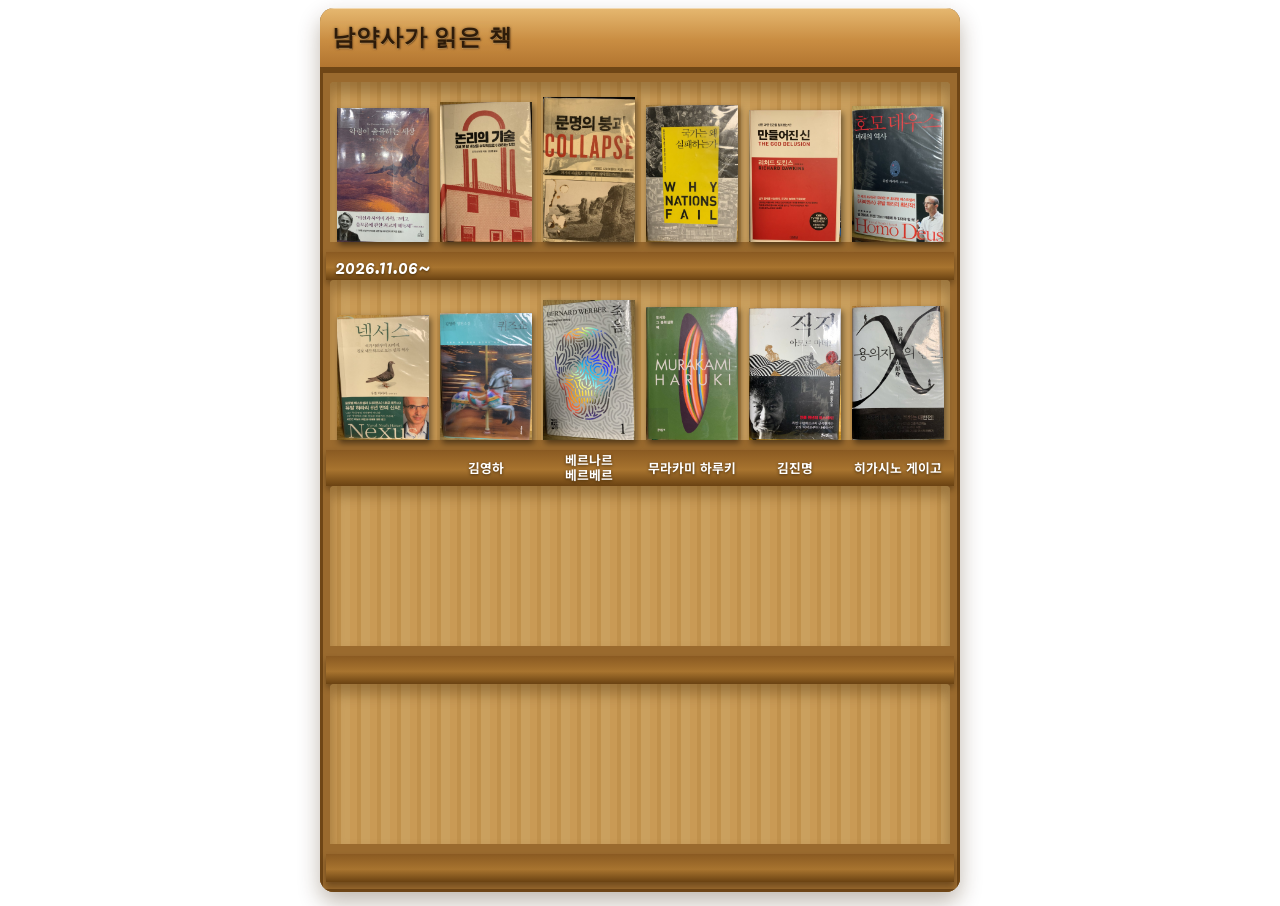
<file: readcase.html>
<!DOCTYPE html>
<html lang="ko">
<head>
<meta charset="UTF-8">
<meta name="viewport" content="width=device-width, initial-scale=1.0">
<title>남약사가 읽은 책</title>
<link rel="stylesheet" href="https://fonts.googleapis.com/css2?family=Pacifico&display=swap">
<link rel="stylesheet" href="style.css?v=20261080">
<style>
html,body{margin:0;padding:0;background:transparent;}
body{padding:8px 10px 14px;}
.bookcase-section{margin:0 auto;max-width:640px;}
.bc-note{display:none;}
@keyframes bcShiftBack{from{transform:translateX(var(--shift,50%))}to{transform:translateX(0)}}
@keyframes bcOpenBack{from{transform:rotateY(-180deg)}80%{transform:rotateY(0)}to{transform:rotateY(0)}}
.bc-book.closing{z-index:20;animation:bcShiftBack .7s ease-in-out forwards;}
.bc-book.closing .bc-pages{opacity:1;}
.bc-book.closing .bc-cover{animation:bcOpenBack .7s ease-in-out forwards;}
.bc-slot:has(.bc-book.closing){z-index:30;}
</style>
</head>
<body>
<div class="bookcase-section" id="readCase">
<div class="bc-wrap">
<div class="bc-bar"><div class="bc-bar-title">남약사가 읽은 책</div></div>
<div class="bc" id="readBody"></div>
</div>
</div>
<script>
(function(){
  // 원서가 아닌, 남약사가 읽은 책. 새로 읽은 책은 한 줄씩 추가하세요. (title, year=읽은 때, cover, spread=펼친 쪽 사진, color)
  var BOOKS=[
    {title:'악령이 출몰하는 세상',year:'2026.11.06~',cover:'books/demon-haunted-world.jpg',spread:'books/spread-demon-haunted-world.jpg',url:'https://namyaksa.wixsite.com/paran/%EB%B3%B5%EC%A0%9C-%EC%9B%90%EC%84%9C-%EC%9D%BD%EA%B8%B0#demon',color:'#4a3358'},
    {title:'논리의 기술',year:'',cover:'books/logic-art.jpg',spread:'books/spread-logic-art.jpg',url:'https://namyaksa.wixsite.com/paran/%EB%B3%B5%EC%A0%9C-%EC%9B%90%EC%84%9C-%EC%9D%BD%EA%B8%B0#logic',color:'#555'},
    {title:'문명의 붕괴',year:'',cover:'books/collapse.jpg',spread:'books/spread-collapse.jpg',url:'https://namyaksa.wixsite.com/paran/%EB%B3%B5%EC%A0%9C-%EC%9B%90%EC%84%9C-%EC%9D%BD%EA%B8%B0#collapse',color:'#555'},
    {title:'국가는 왜 실패하는가',year:'',cover:'books/why-nations-fail.jpg',spread:'books/spread-why-nations-fail.jpg',url:'https://namyaksa.wixsite.com/paran/%EB%B3%B5%EC%A0%9C-%EC%9B%90%EC%84%9C-%EC%9D%BD%EA%B8%B0#whynationsfail',color:'#555'},
    {title:'만들어진 신',year:'',cover:'books/god-delusion.jpg',spread:'books/spread-god-delusion.jpg',url:'https://namyaksa.wixsite.com/paran/%EB%B3%B5%EC%A0%9C-%EC%9B%90%EC%84%9C-%EC%9D%BD%EA%B8%B0#delusion',color:'#555'},
    {title:'호모 데우스',year:'',cover:'books/homo-deus.jpg',spread:'books/spread-homo-deus.jpg',url:'https://namyaksa.wixsite.com/paran/%EB%B3%B5%EC%A0%9C-%EC%9B%90%EC%84%9C-%EC%9D%BD%EA%B8%B0#homodeus',color:'#555'},
    {title:'넥서스',year:'',cover:'books/nexus.jpg',spread:'books/spread-nexus.jpg',url:'https://namyaksa.wixsite.com/paran/%EB%B3%B5%EC%A0%9C-%EC%9B%90%EC%84%9C-%EC%9D%BD%EA%B8%B0#nexus',color:'#555'},
    {title:'퀴즈쇼',author:'김영하',year:'',cover:'books/quiz-show.jpg',spread:'books/spread-quiz-show.jpg',url:'https://namyaksa.wixsite.com/paran/%EB%B3%B5%EC%A0%9C-%EC%9B%90%EC%84%9C-%EC%9D%BD%EA%B8%B0#quizshow',color:'#555'},
    {title:'죽음 1',author:'베르나르 베르베르',year:'',cover:'books/death-1.jpg',spread:'books/spread-death-1.jpg',url:'https://namyaksa.wixsite.com/paran/%EB%B3%B5%EC%A0%9C-%EC%9B%90%EC%84%9C-%EC%9D%BD%EA%B8%B0#death',color:'#555'},
    {title:'도시와 그 불확실한 벽',author:'무라카미 하루키',year:'',cover:'books/uncertain-wall.jpg',spread:'books/spread-uncertain-wall.jpg',url:'https://namyaksa.wixsite.com/paran/%EB%B3%B5%EC%A0%9C-%EC%9B%90%EC%84%9C-%EC%9D%BD%EA%B8%B0#uncertain',color:'#555'},
    {title:'직지 1',author:'김진명',year:'',cover:'books/jikji-1.jpg',spread:'books/spread-jikji-1.jpg',url:'https://namyaksa.wixsite.com/paran/%EB%B3%B5%EC%A0%9C-%EC%9B%90%EC%84%9C-%EC%9D%BD%EA%B8%B0#jikji',color:'#555'},
    {title:'용의자 X의 헌신',author:'히가시노 게이고',year:'',cover:'books/suspect-x.jpg',spread:'books/spread-suspect-x.jpg',url:'https://namyaksa.wixsite.com/paran/%EB%B3%B5%EC%A0%9C-%EC%9B%90%EC%84%9C-%EC%9D%BD%EA%B8%B0#suspectx',color:'#555'}
  ];
  var ROWS=4, PER=6, body=document.getElementById('readBody'); if(!body) return;
  function closeAll(except){ var o=body.querySelectorAll('.opening'); for(var i=0;i<o.length;i++) if(o[i]!==except) o[i].classList.remove('opening'); }
  body.addEventListener('click',function(e){
    var bk=e.target.closest&&e.target.closest('.bc-book'); if(!bk){ closeAll(); return; }
    var bd=BOOKS[[].indexOf.call(body.querySelectorAll('.bc-book'),bk)]||{};
    if(bk.classList.contains('opening')){ bk.classList.remove('opening'); return; }
    closeAll(bk);
    var rr=bk.getBoundingClientRect(), cc=body.getBoundingClientRect(), w=rr.width;
    var lo=cc.left+6-rr.left+w, hi=cc.right-6-rr.left-w, sh=Math.min(Math.max(w/2,lo),Math.max(hi,lo));
    bk.style.setProperty('--shift',sh+'px'); bk.classList.add('opening');
    if(bd.url){ setTimeout(function(){ try{ window.open(bd.url,'_top'); }catch(e){ location.href=bd.url; } setTimeout(function(){ bk.classList.remove('opening'); },2500); },1300); }
  });
  window.addEventListener('pageshow',function(){ closeAll(); });
  for(var r=0;r<ROWS;r++){
    var row=document.createElement('div'); row.className='bc-row';
    var slots=document.createElement('div'); slots.className='bc-slots';
    for(var c=0;c<PER;c++){
      var slot=document.createElement('div'); slot.className='bc-slot';
      var b=BOOKS[r*PER+c];
      if(b){
        var el=document.createElement('div'); el.className='bc-book'; el.style.cursor='pointer'; el.title=b.title+(b.url?' — 누르면 책 소개로 이동':'');
        if(b.spread){ el.classList.add('has-sp'); el.style.setProperty('--sp','url('+new URL(b.spread,location.href).href+')'); var pg=document.createElement('div'); pg.className='bc-pages'; el.appendChild(pg); }
        if(b.cover){ var im=document.createElement('img'); im.src=b.cover; im.alt=b.title; im.loading='lazy';
          var cv=document.createElement('div'); cv.className='bc-cover'; cv.appendChild(im);
          if(b.spread){ var bb=document.createElement('div'); bb.className='bc-back'; cv.appendChild(bb); }
          el.appendChild(cv); }
        else { el.style.background=b.color; var t=document.createElement('div'); t.className='bc-t'; t.textContent=b.title; el.appendChild(t); }
        slot.appendChild(el);
      }
      slots.appendChild(slot);
    }
    row.appendChild(slots); body.appendChild(row);
    var plank=document.createElement('div'); plank.className='bc-plank';
    for(var k=0;k<PER;k++){ var yr=document.createElement('div'); yr.className='bc-year'; var bk2=BOOKS[r*PER+k]; yr.textContent=(bk2&&bk2.year)?bk2.year:''; if(bk2&&!bk2.year&&bk2.author){ yr.className='bc-author'; yr.textContent=bk2.author; } plank.appendChild(yr); }
    body.appendChild(plank);
  }
})();
</script>
</body>
</html>
</file>
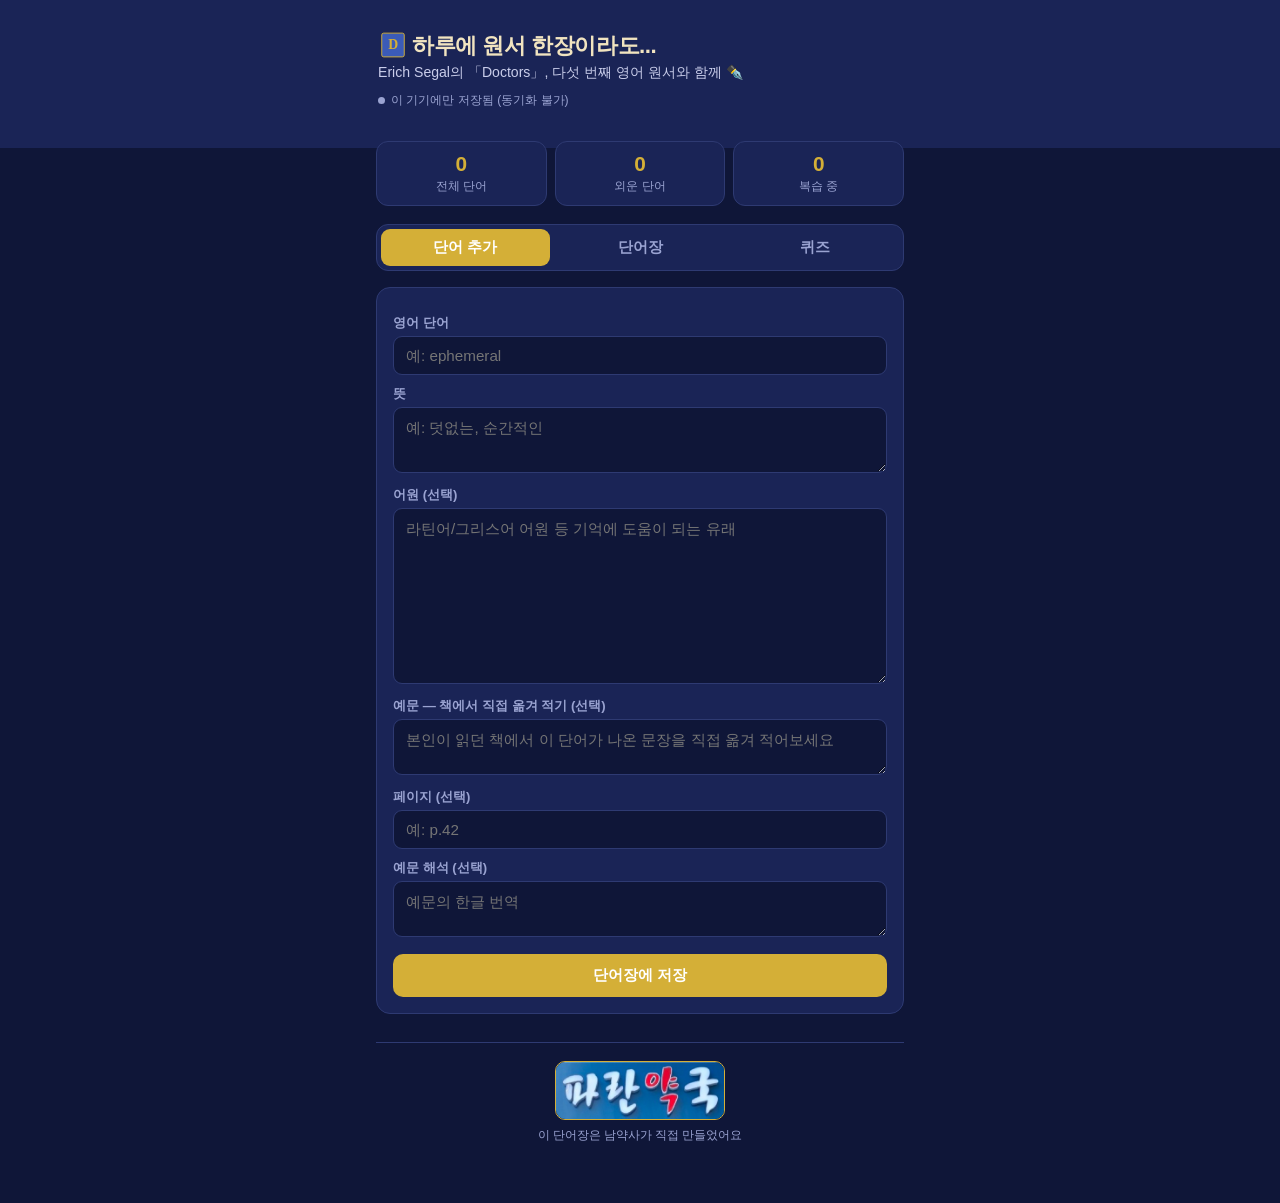
<file: voca-app.html>
<!doctype html><html><head><meta charset=utf8><meta name=viewport content="width=device-width,initial-scale=1,viewport-fit=cover"><style>:root{color-scheme:light;box-sizing:border-box;padding-top:env(safe-area-inset-top,0px);padding-bottom:env(safe-area-inset-bottom,0px)}html{scroll-padding-top:env(safe-area-inset-top,0px)}body{margin:0;padding:0;font:14px -apple-system,BlinkMacSystemFont,sans-serif;background:#fff;color:#000}img{max-width:100%}[hidden]:not([hidden=until-found i]){display:none!important}</style></head><body>
<!DOCTYPE html>
<html lang="ko">
<head>
<meta charset="UTF-8">
<meta name="viewport" content="width=device-width, initial-scale=1, viewport-fit=cover">
<title>Doctors, Erich Segal</title>
<style>
:root{
  color-scheme:dark;
  --bg:#0f1638; --card:#1a2456; --text:#f1e4c0; --sub:#9aa3d1;
  --accent:#d4af37; --accent-light:#2a3570; --border:#2e3a72; --good:#5a8a5a; --bad:#c65b5b;
  --navy:#1a2456; --navy-deep:#0f1638;
  box-sizing:border-box;
  padding-top:env(safe-area-inset-top,0px); padding-bottom:env(safe-area-inset-bottom,0px);
}
@media (prefers-color-scheme: dark){
  :root:not([data-theme="light"]){
    --bg:#0f1638; --card:#1a2456; --text:#f1e4c0; --sub:#9aa3d1;
    --accent:#d4af37; --accent-light:#2a3570; --border:#2e3a72;
  }
}
:root[data-theme="dark"]{
  --bg:#0f1638; --card:#1a2456; --text:#f1e4c0; --sub:#9aa3d1;
  --accent:#d4af37; --accent-light:#2a3570; --border:#2e3a72;
}
html{scroll-padding-top:env(safe-area-inset-top,0px);}
*{box-sizing:border-box;}
body{margin:0;background:var(--bg);background-image:linear-gradient(180deg, var(--navy) 0px, var(--navy) 148px, transparent 148px);color:var(--text);font-family:-apple-system,BlinkMacSystemFont,"Segoe UI",Roboto,sans-serif;min-height:100%;}
.wrap{max-width:560px;margin:0 auto;padding:20px 16px 60px;}
.titlebar{padding:6px 2px 16px;margin-bottom:16px;}
h1{font-size:1.4rem;margin:4px 0 2px;letter-spacing:-0.02em;color:#f1e4c0;}
.credit{font-size:0.88rem;color:#c9cdea;margin-bottom:0;}
.syncstate{font-size:0.76rem;color:#9aa3d1;margin-top:10px;display:flex;align-items:center;gap:6px;}
.dot{width:7px;height:7px;border-radius:50%;background:#7fd68a;display:inline-block;}
.dot.off{background:#9aa3d1;}
.tabs{display:flex;gap:6px;background:var(--card);border:1px solid var(--border);border-radius:12px;padding:4px;margin-bottom:16px;}
.tab{flex:1;text-align:center;padding:9px 0;border-radius:9px;font-size:0.92rem;font-weight:600;color:var(--sub);cursor:pointer;user-select:none;}
.tab.active{background:var(--accent);color:#fff;}
.card{background:var(--card);border:1px solid var(--border);border-radius:14px;padding:16px;margin-bottom:14px;}
.row{display:flex;gap:8px;flex-wrap:wrap;margin-bottom:18px;}
.stat{flex:1;min-width:80px;background:var(--card);border:1px solid var(--border);border-radius:12px;padding:10px 12px;text-align:center;}
.stat .n{font-size:1.3rem;font-weight:700;color:var(--accent);}
.stat .l{font-size:0.75rem;color:var(--sub);margin-top:2px;}
label{display:block;font-size:0.82rem;color:var(--sub);margin:10px 0 4px;font-weight:600;}
input[type=text],textarea{width:100%;padding:10px 12px;border-radius:9px;border:1px solid var(--border);background:var(--bg);color:var(--text);font-size:0.95rem;font-family:inherit;}
textarea{resize:vertical;min-height:44px;}
button{font-family:inherit;cursor:pointer;border:none;}
button:disabled{opacity:0.5;cursor:default;}
.btn-main{width:100%;margin-top:14px;background:var(--accent);color:#fff;padding:11px;border-radius:10px;font-size:0.95rem;font-weight:700;}
.lookup-btn{background:var(--accent-light);color:var(--accent);padding:7px 12px;border-radius:8px;font-size:0.82rem;font-weight:600;}
.lookup-status{font-size:0.78rem;color:var(--sub);margin-top:6px;}
.ipa-row{display:flex;align-items:center;gap:10px;margin-top:6px;}
.ipa-text{font-size:0.85rem;color:var(--sub);font-family:"Times New Roman",serif;}
.speak-btn{background:var(--accent-light);color:var(--accent);padding:5px 10px;border-radius:8px;font-size:0.78rem;font-weight:600;}
.w-word-row{display:flex;align-items:center;gap:8px;cursor:pointer;}
.w-ipa{font-size:0.78rem;color:var(--sub);font-family:"Times New Roman",serif;}
.word-item{display:flex;justify-content:space-between;align-items:flex-start;gap:10px;padding:12px 0;border-bottom:1px solid var(--border);}
.word-item:last-child{border-bottom:none;}
.w-word{font-weight:700;font-size:1rem;}
.w-meaning{color:var(--sub);font-size:0.87rem;margin-top:2px;}
.w-ex{color:var(--sub);font-size:0.78rem;margin-top:4px;font-style:italic;}
.w-etym{color:var(--accent);font-size:0.92rem;line-height:1.5;margin-top:6px;background:var(--accent-light);padding:12px 14px;min-height:56px;border-radius:8px;text-align:left;}
.badge{font-size:0.7rem;padding:2px 7px;border-radius:20px;background:var(--accent-light);color:var(--accent);white-space:nowrap;margin-top:2px;display:inline-block;}
.del{background:none;color:var(--sub);font-size:0.78rem;padding:4px 6px;flex-shrink:0;}
.empty{text-align:center;color:var(--sub);padding:30px 10px;font-size:0.9rem;}
.qcard{text-align:center;padding:26px 16px;}
.qword{font-size:1.6rem;font-weight:800;margin-bottom:6px;}
.qhint{color:var(--sub);font-size:0.8rem;margin-bottom:20px;}
.opt{display:block;width:100%;text-align:left;padding:12px 14px;margin-bottom:9px;border-radius:10px;border:1px solid var(--border);background:var(--bg);color:var(--text);font-size:0.92rem;}
.opt.correct{background:#213a21;border-color:var(--good);color:#9ad99a;}
.opt.wrong{background:#3a2121;border-color:var(--bad);color:#f2a5a5;}
:root[data-theme="dark"] .opt.correct,:root:not([data-theme="light"]) .opt.correct{background:#213a21;}
:root[data-theme="dark"] .opt.wrong,:root:not([data-theme="light"]) .opt.wrong{background:#3a2121;}
.qfeedback{min-height:22px;font-size:0.88rem;font-weight:600;margin-bottom:10px;}
.flash{background:var(--card);border:1px solid var(--border);border-radius:16px;padding:40px 16px;text-align:center;min-height:140px;display:flex;align-items:center;justify-content:center;flex-direction:column;cursor:pointer;}
.flashrow{display:flex;gap:8px;margin-top:14px;}
.flashrow button{flex:1;padding:11px;border-radius:10px;font-weight:700;font-size:0.88rem;}
.know{background:var(--good);color:#fff;}
.dontknow{background:var(--bad);color:#fff;}
.stat.clickable{cursor:pointer;user-select:none;}
.stat.clickable:active{background:var(--accent-light);}
.filterbar{display:flex;gap:6px;flex-wrap:wrap;margin-bottom:8px;}
.chip{background:var(--bg);color:var(--sub);border:1px solid var(--border);padding:6px 12px;border-radius:20px;font-size:0.8rem;font-weight:600;}
.chip.on{background:var(--accent);color:#0f1638;border-color:var(--accent);}
.progress{font-size:1rem;font-weight:700;color:var(--accent);text-align:center;margin-bottom:10px;}
.optn{display:inline-block;min-width:22px;height:22px;line-height:22px;margin-right:10px;border-radius:50%;background:var(--accent-light);color:var(--accent);font-size:0.78rem;font-weight:700;text-align:center;vertical-align:middle;}
.sent{padding:10px 0;border-bottom:1px solid var(--border);}
.sent:last-child{border-bottom:none;}
.sent .en{font-size:1.02rem;line-height:1.7;}
.sent .ko{font-size:0.86rem;line-height:1.55;color:var(--sub);margin-top:4px;}
.tok{cursor:pointer;border-radius:4px;padding:0 1px;}
.tok:active,.tok.sel{background:var(--accent-light);}
.tok.known{border-bottom:2px solid var(--accent);}
.sheet{position:fixed;left:0;right:0;bottom:0;z-index:20;background:var(--card);border-top:1px solid var(--border);box-shadow:0 -6px 20px rgba(0,0,0,0.18);padding:14px 16px calc(14px + env(safe-area-inset-bottom,0px));max-width:560px;margin:0 auto;border-radius:16px 16px 0 0;}
.sheet-ko{font-size:0.82rem;color:var(--sub);margin-bottom:8px;line-height:1.5;max-height:64px;overflow:auto;}
.sheet-btns{display:flex;gap:8px;margin-top:10px;align-items:center;}
.maker{display:flex;flex-direction:column;align-items:center;gap:8px;margin:28px auto 0;padding:18px 16px 0;border-top:1px solid var(--border);color:var(--sub);text-align:center;}
.maker-logo{width:170px;max-width:60%;height:auto;border-radius:10px;border:1px solid var(--accent);}
.maker-sub{font-size:0.72rem;}
</style>
</head>
<body>
<div class="wrap">
  <div class="titlebar">
    <h1><svg width="30" height="30" viewBox="0 0 48 48" style="vertical-align:-7px;margin-right:4px;" xmlns="http://www.w3.org/2000/svg"><rect x="6" y="5" width="36" height="38" rx="3" fill="#3b5bb8" stroke="#d4af37" stroke-width="1.5"/><text x="24" y="31" text-anchor="middle" font-family="Georgia, serif" font-size="22" font-weight="700" fill="#d4af37">D</text></svg>하루에 원서 한장이라도...</h1>
    <div class="credit">Erich Segal의 「Doctors」, 다섯 번째 영어 원서와 함께 ✒️</div>
    <div class="syncstate" id="syncState"><span class="dot off"></span><span>동기화 연결 중...</span></div>
  </div>

  <div class="row">
    <div class="stat clickable" data-filter="all"><div class="n" id="statTotal">0</div><div class="l">전체 단어</div></div>
    <div class="stat clickable" data-filter="mastered"><div class="n" id="statMastered">0</div><div class="l">외운 단어</div></div>
    <div class="stat clickable" data-filter="learning"><div class="n" id="statLearning">0</div><div class="l">복습 중</div></div>
  </div>

  <div class="tabs">
    <div class="tab active" data-tab="add">단어 추가</div>
    <div class="tab" data-tab="list">단어장</div>
    <div class="tab" data-tab="quiz">퀴즈</div>
    <div class="tab" data-tab="scan" id="scanTab" style="display:none;">📷 사진번역</div>
  </div>

  <div id="panel-add">
    <div class="card">
      <label>영어 단어</label>
      <input type="text" id="inWord" placeholder="예: ephemeral">
      <div id="ipaRow" class="ipa-row" style="display:none;">
        <span id="ipaDisplay" class="ipa-text"></span>
        <button type="button" class="speak-btn" id="speakPreviewBtn">🔊 발음 듣기</button>
      </div>
      <div id="lookupRow" style="display:none;margin-top:6px;">
        <button type="button" class="lookup-btn" id="lookupBtn">🔍 사전에서 자동으로 뜻 찾기</button>
        <div id="lookupStatus" class="lookup-status"></div>
      </div>
      <label>뜻</label>
      <textarea id="inMeaning" style="min-height:66px;" placeholder="예: 덧없는, 순간적인"></textarea>
      <label>어원 (선택)</label>
      <textarea id="inEtymology" style="min-height:176px;" placeholder="라틴어/그리스어 어원 등 기억에 도움이 되는 유래"></textarea>
      <label>예문 — 책에서 직접 옮겨 적기 (선택)</label>
      <textarea id="inExample" placeholder="본인이 읽던 책에서 이 단어가 나온 문장을 직접 옮겨 적어보세요" spellcheck="true" lang="en"></textarea>
      <div id="spellRow" style="display:none;margin-top:6px;">
        <button type="button" class="lookup-btn" id="spellBtn">✏️ 오타 확인</button>
        <div id="spellStatus" class="lookup-status"></div>
        <div id="spellSuggestions"></div>
      </div>
      <div id="translateRow" style="display:none;margin-top:6px;">
        <button type="button" class="lookup-btn" id="translateBtn">🌐 이 문장 해석하기</button>
        <div id="translateStatus" class="lookup-status"></div>
      </div>
      <label>페이지 (선택)</label>
      <input type="text" id="inPage" placeholder="예: p.42">
      <label>예문 해석 (선택)</label>
      <textarea id="inExampleKo" placeholder="예문의 한글 번역"></textarea>
      <button class="btn-main" id="addBtn">단어장에 저장</button>
    </div>
  </div>

  <div id="panel-list" style="display:none;">
    <div id="fillEtymRow" style="display:none;margin-bottom:10px;">
      <button type="button" class="lookup-btn" id="fillEtymBtn">🏛️ 기존 단어 어원 채우기</button>
      <div id="fillEtymStatus" class="lookup-status"></div>
    </div>
    <div class="card" id="listCard"></div>
  </div>
  <div id="panel-quiz" style="display:none;"><div class="card" id="quizCard"></div></div>

  <div id="panel-scan" style="display:none;">
    <div class="card" id="scanPhotoCard" style="display:none;">
      <input type="file" id="scanFile" accept="image/*" style="display:none;">
      <button class="btn-main" id="scanPick" style="margin-top:0;">📷 사진 선택</button>
      <img id="scanPreview" alt="" style="display:none;margin-top:10px;border-radius:10px;width:100%;max-height:220px;object-fit:contain;background:var(--bg);">
      <button class="btn-main" id="scanGo" style="display:none;">🌐 사진 번역하기</button>
      <div id="scanStatus" class="lookup-status"></div>
    </div>
    <div class="card">
      <label style="margin-top:0;">영어 본문 붙여넣기</label>
      <textarea id="scanText" lang="en" style="min-height:120px;" placeholder="여기에 영어 본문을 붙여넣으세요 (한 번에 한 페이지 분량 정도)"></textarea>
      <div class="lookup-status">팁: 아이폰·아이패드는 사진 앱에서 사진 속 글자를 길게 눌러 복사할 수 있어요 (텍스트 인식). 안드로이드는 Google 렌즈의 "텍스트 복사"를 쓰세요.</div>
      <button class="btn-main" id="scanTextGo">🌐 붙여넣은 글 번역하기</button>
      <button type="button" class="lookup-btn" id="scanClear" style="margin-top:10px;">🗑️ 붙여넣은 글과 번역 지우기</button>
    </div>
    <div class="card" id="scanResult" style="display:none;"></div>
  </div>

  <div class="maker">
    <img class="maker-logo" alt="파란약국" src="[data-uri]">
    <div class="maker-sub">이 단어장은 남약사가 직접 만들었어요</div>
  </div>
</div>

<script>
let words = [];
let dbCap = null, userCap = null, sampleCap = null, uid = null, wordsCol = null;
const LS_KEY = 'vocab_words_v1'; // legacy local key, used for one-time migration

function speakWord(text, times){
  times = times || 5;
  if(!('speechSynthesis' in window)) { alert('이 브라우저는 음성 재생을 지원하지 않아요.'); return; }
  window.speechSynthesis.cancel();
  for(let i=0;i<times;i++){
    const u = new SpeechSynthesisUtterance(text);
    u.lang = 'en-US';
    u.rate = 0.9;
    window.speechSynthesis.speak(u);
  }
}

function autoGrow(el, min){
  el.style.height = 'auto';
  el.style.height = Math.max(min, el.scrollHeight + 4) + 'px';
}
function resizeFields(){
  autoGrow(document.getElementById('inMeaning'), 66);
  autoGrow(document.getElementById('inEtymology'), 176);
}
document.getElementById('inMeaning').addEventListener('input', ()=>autoGrow(document.getElementById('inMeaning'), 66));
document.getElementById('inEtymology').addEventListener('input', ()=>autoGrow(document.getElementById('inEtymology'), 176));

let currentIpa = '';
let lastLookupWord = '';

async function doLookup(opts){
  opts = opts || {};
  const wordEl = document.getElementById('inWord');
  const meaningEl = document.getElementById('inMeaning');
  const etymEl = document.getElementById('inEtymology');
  const exampleEl = document.getElementById('inExample');
  const exampleKoEl = document.getElementById('inExampleKo');
  const statusEl = document.getElementById('lookupStatus');
  const w = wordEl.value.trim();
  if(!w || !sampleCap) return;
  if(!opts.silent && (meaningEl.value.trim() || exampleEl.value.trim())){
    if(!confirm('이미 입력된 뜻/예문을 덮어쓸까요?')) return;
  }
  statusEl.textContent = '사전에서 찾는 중...';
  document.getElementById('lookupBtn').disabled = true;
  try{
    const prompt = `너는 영어-한국어 사전이다. 다음 영어 단어 또는 짧은 표현을 분석해줘: "${w}"${opts.context ? '\n이 단어가 쓰인 문장: "' + opts.context.en + '"\n뜻은 이 문장에서 쓰인 의미를 우선으로 해라.' : ''}\n반드시 아래 JSON 형식으로만 답해라. 다른 텍스트, 설명, 마크다운 코드블록 없이 순수 JSON만 출력해라.\n{"meaning": "간결한 한국어 뜻 (여러 의미면 쉼표로 구분)", "ipa": "국제음성기호(IPA) 발음 표기, 슬래시 포함 (예: /ɪˈfem.ər.əl/)", "etymology": "이 단어의 라틴어/그리스어 등 어원과, 그 어원을 이용해 뜻을 기억하기 쉽게 풀어주는 짧은 한국어 설명 (예: '라틴어 ephemerus(하루살이의)에서 유래 — 하루밖에 못 사는 것처럼 덧없다는 의미로 기억하면 좋아요'). 어원이 불분명한 표현이면 빈 문자열.", "example": "이 단어를 사용한 짧고 자연스러운 원문 영어 예문 (직접 창작, 실제 책이나 저작물에서 인용하지 말 것)", "exampleKo": "위 예문의 자연스러운 한글 번역"}\n만약 이 단어를 모르거나 사전에 없는 표현이면 {"meaning": "", "ipa": "", "etymology": "", "example": "", "exampleKo": ""}로 답해라.`;
    const result = await sampleCap.json(prompt);
    lastLookupWord = w;
    if(result && result.meaning){
      meaningEl.value = result.meaning;
      autoGrow(meaningEl, 66);
      if(result.etymology && !etymEl.value.trim()) etymEl.value = result.etymology;
      etymEl.style.height = 'auto'; etymEl.style.height = Math.max(176, etymEl.scrollHeight + 4) + 'px';
      if(opts.context){
        exampleEl.value = opts.context.en;
        exampleKoEl.value = opts.context.ko || '';
      } else {
        if(result.example) exampleEl.value = result.example;
        if(result.exampleKo) exampleKoEl.value = result.exampleKo;
      }
      currentIpa = result.ipa || '';
      const ipaRow = document.getElementById('ipaRow');
      if(currentIpa){ document.getElementById('ipaDisplay').textContent = currentIpa; ipaRow.style.display = 'flex'; }
      else { ipaRow.style.display = 'none'; }
      statusEl.textContent = '✓ 찾았어요. 필요하면 수정해주세요.';
      const has = exampleEl.value.trim().length > 0;
      document.getElementById('translateRow').style.display = (has && sampleCap) ? '' : 'none';
    } else {
      statusEl.textContent = '사전에서 찾지 못했어요. 직접 입력해주세요.';
    }
  }catch(e){
    statusEl.textContent = '조회에 실패했어요. 직접 입력해주세요.';
  }
  document.getElementById('lookupBtn').disabled = false;
  setTimeout(()=>{ statusEl.textContent = ''; }, 4000);
}

async function doSpellCheck(){
  const exEl = document.getElementById('inExample');
  const statusEl = document.getElementById('spellStatus');
  const suggEl = document.getElementById('spellSuggestions');
  const text = exEl.value.trim();
  if(!text || !sampleCap) return;
  statusEl.textContent = '오타 확인하는 중...';
  suggEl.innerHTML = '';
  document.getElementById('spellBtn').disabled = true;
  try{
    const prompt = `다음 영어 문장에서 철자가 틀린 단어가 있는지 확인해줘. 문법이나 어색한 표현이 아니라 '명백한 오타(스펠링 실수)'만 찾아라.\n"${text}"\n반드시 아래 JSON 형식으로만 답해라. 다른 텍스트 없이 순수 JSON만 출력해라.\n{"corrections": [{"original": "오타난 단어", "suggestion": "올바른 철자"}]}\n오타가 없으면 {"corrections": []}로 답해라.`;
    const result = await sampleCap.json(prompt);
    const corrections = (result && Array.isArray(result.corrections)) ? result.corrections : [];
    if(corrections.length === 0){
      statusEl.textContent = '✓ 오타가 없어 보여요.';
      setTimeout(()=>{ statusEl.textContent = ''; }, 3000);
    } else {
      statusEl.textContent = '';
      suggEl.innerHTML = corrections.map((c,i)=>
        `<button type="button" class="lookup-btn" data-i="${i}" style="margin:4px 4px 0 0;">${escapeHtml(c.original)} → ${escapeHtml(c.suggestion)}</button>`
      ).join('');
      suggEl.querySelectorAll('button').forEach(btn=>{
        btn.addEventListener('click', ()=>{
          const c = corrections[Number(btn.dataset.i)];
          const re = new RegExp('\\b' + c.original.replace(/[.*+?^${}()|[\]\\]/g, '\\$&') + '\\b', 'i');
          exEl.value = exEl.value.replace(re, c.suggestion);
          btn.disabled = true;
          btn.style.opacity = '0.5';
        });
      });
    }
  }catch(e){
    statusEl.textContent = '오타 확인에 실패했어요.';
    setTimeout(()=>{ statusEl.textContent = ''; }, 3000);
  }
  document.getElementById('spellBtn').disabled = false;
}

async function doTranslateExample(){
  const exEl = document.getElementById('inExample');
  const koEl = document.getElementById('inExampleKo');
  const statusEl = document.getElementById('translateStatus');
  const text = exEl.value.trim();
  if(!text || !sampleCap) return;
  statusEl.textContent = '해석하는 중...';
  document.getElementById('translateBtn').disabled = true;
  try{
    const prompt = `다음 영어 문장을 자연스러운 한국어로 번역해줘.\n"${text}"\n반드시 아래 JSON 형식으로만 답해라. 다른 텍스트 없이 순수 JSON만 출력해라.\n{"translation": "한국어 번역문"}`;
    const result = await sampleCap.json(prompt);
    if(result && result.translation){
      koEl.value = result.translation.trim();
      statusEl.textContent = '✓ 해석 완료. 필요하면 수정해주세요.';
    } else {
      statusEl.textContent = '해석에 실패했어요. 직접 입력해주세요.';
    }
  }catch(e){
    statusEl.textContent = '해석에 실패했어요. 직접 입력해주세요.';
  }
  document.getElementById('translateBtn').disabled = false;
  setTimeout(()=>{ statusEl.textContent = ''; }, 4000);
}

function setSyncState(state){
  const el = document.getElementById('syncState');
  if(state === 'synced') el.innerHTML = '<span class="dot"></span><span>모든 기기와 동기화됨</span>';
  else if(state === 'local') el.innerHTML = '<span class="dot off"></span><span>이 기기에만 저장됨 (동기화 불가)</span>';
  else el.innerHTML = '<span class="dot off"></span><span>동기화 연결 중...</span>';
}

function escapeHtml(s){ return s.replace(/[&<>"']/g, c=>({'&':'&amp;','<':'&lt;','>':'&gt;','"':'&quot;',"'":'&#39;'}[c])); }

function renderStats(){
  document.getElementById('statTotal').textContent = words.length;
  document.getElementById('statMastered').textContent = words.filter(w=>w.mastered).length;
  document.getElementById('statLearning').textContent = words.filter(w=>!w.mastered).length;
}

function switchTab(name){
  document.querySelectorAll('.tab').forEach(t=>t.classList.toggle('active', t.dataset.tab===name));
  document.getElementById('panel-add').style.display = name==='add' ? '' : 'none';
  document.getElementById('panel-list').style.display = name==='list' ? '' : 'none';
  document.getElementById('panel-quiz').style.display = name==='quiz' ? '' : 'none';
  document.getElementById('panel-scan').style.display = name==='scan' ? '' : 'none';
  if(name==='scan') renderScanResult();
  if(name==='list') renderList();
  if(name==='quiz') startQuiz();
}
document.querySelectorAll('.tab').forEach(t=>t.addEventListener('click', ()=>{ returnToScan = false; switchTab(t.dataset.tab); }));
document.getElementById('lookupBtn').addEventListener('click', doLookup);
document.getElementById('speakPreviewBtn').addEventListener('click', ()=>{
  const w = document.getElementById('inWord').value.trim();
  if(w) speakWord(w);
});
document.getElementById('inWord').addEventListener('input', ()=>{
  currentIpa = '';
  document.getElementById('ipaRow').style.display = 'none';
});
document.getElementById('inWord').addEventListener('blur', ()=>{
  const w = document.getElementById('inWord').value.trim();
  if(!sampleCap || !w) return;
  if(w === lastLookupWord) return; // already looked up this exact word
  // the word changed since the last lookup — clear stale fields from the
  // previous word and look this one up fresh, without the overwrite prompt
  document.getElementById('inMeaning').value = '';
  document.getElementById('inEtymology').value = '';
  document.getElementById('inExample').value = '';
  document.getElementById('inExampleKo').value = '';
  document.getElementById('spellRow').style.display = 'none';
  currentIpa = '';
  document.getElementById('ipaRow').style.display = 'none';
  document.getElementById('translateRow').style.display = 'none';
  resizeFields();
  doLookup({ silent: true });
});
document.getElementById('translateBtn').addEventListener('click', doTranslateExample);
document.getElementById('spellBtn').addEventListener('click', doSpellCheck);
document.getElementById('inExample').addEventListener('input', ()=>{
  const has = document.getElementById('inExample').value.trim().length > 0;
  document.getElementById('translateRow').style.display = (has && sampleCap) ? '' : 'none';
  document.getElementById('spellRow').style.display = (has && sampleCap) ? '' : 'none';
  document.getElementById('spellSuggestions').innerHTML = '';
  document.getElementById('spellStatus').textContent = '';
});
document.getElementById('inExample').addEventListener('blur', ()=>{
  const text = document.getElementById('inExample').value.trim();
  const ko = document.getElementById('inExampleKo').value.trim();
  if(sampleCap && text && !ko) doTranslateExample();
});

async function addWordEntry(w, m, etym, ex, exKo, ipa, page){
  const data = { word: w, meaning: m, ipa: ipa || '', etymology: etym || '', example: ex || '', exampleKo: exKo || '', page: page || '', mastered: false, correctStreak: 0, addedAt: Date.now() };
  if(wordsCol){
    try{ await wordsCol.add(data); }catch(e){ alert('저장에 실패했어요. 잠시 후 다시 시도해주세요.'); }
  } else {
    words.unshift({ id: 'local_'+Date.now().toString(36)+Math.random().toString(36).slice(2), ...data });
    saveLocal(); renderStats();
  }
}

document.getElementById('addBtn').addEventListener('click', async ()=>{
  const w = document.getElementById('inWord').value.trim();
  const m = document.getElementById('inMeaning').value.trim();
  const etym = document.getElementById('inEtymology').value.trim();
  const ex = document.getElementById('inExample').value.trim();
  const exKo = document.getElementById('inExampleKo').value.trim();
  const page = document.getElementById('inPage').value.trim();
  if(!w || !m){ alert('단어와 뜻을 입력해주세요.'); return; }
  await addWordEntry(w, m, etym, ex, exKo, currentIpa, page);
  document.getElementById('inWord').value='';
  document.getElementById('inMeaning').value='';
  document.getElementById('inEtymology').value='';
  document.getElementById('inExample').value='';
  document.getElementById('inExampleKo').value='';
  document.getElementById('inPage').value='';
  document.getElementById('ipaRow').style.display = 'none';
  document.getElementById('translateRow').style.display = 'none';
  document.getElementById('spellRow').style.display = 'none';
  currentIpa = '';
  resizeFields();
  if(returnToScan){ returnToScan = false; switchTab('scan'); }
  else document.getElementById('inWord').focus();
});

async function deleteWord(id){
  if(wordsCol){
    try{ await wordsCol.doc(id).delete(); }catch(e){}
  } else {
    words = words.filter(w=>w.id!==id);
    saveLocal(); renderStats(); renderList();
  }
}

async function updateWord(id, patch){
  const w = words.find(x=>x.id===id);
  if(!w) return;
  Object.assign(w, patch);
  if(wordsCol){
    try{ await wordsCol.doc(id).update(patch); }catch(e){}
  } else {
    saveLocal();
  }
  renderStats();
}

async function fillMissingEtymology(){
  const missing = words.filter(w=>!w.etymology || !w.etymology.trim());
  if(missing.length===0 || !sampleCap) return;
  const btn = document.getElementById('fillEtymBtn');
  const statusEl = document.getElementById('fillEtymStatus');
  btn.disabled = true;
  let done = 0;
  for(const w of missing){
    statusEl.textContent = `${w.word} 어원 찾는 중... (${done+1}/${missing.length})`;
    try{
      const prompt = `너는 영어 어원 사전이다. 다음 영어 단어의 라틴어/그리스어 등 어원을 알려줘: "${w.word}"\n반드시 아래 JSON 형식으로만 답해라. 다른 텍스트 없이 순수 JSON만 출력해라.\n{"etymology": "이 단어의 어원과, 그 어원을 이용해 뜻을 기억하기 쉽게 풀어주는 짧은 한국어 설명. 어원이 불분명하면 빈 문자열."}`;
      const result = await sampleCap.json(prompt);
      if(result && result.etymology){
        await updateWord(w.id, { etymology: result.etymology });
      }
    }catch(e){}
    done++;
  }
  statusEl.textContent = `✓ ${done}개 단어의 어원을 채웠어요.`;
  btn.disabled = false;
  renderList();
  setTimeout(()=>{ statusEl.textContent = ''; }, 4000);
}

function renderList(){
  const el = document.getElementById('listCard');
  const fillRow = document.getElementById('fillEtymRow');
  const missingCount = words.filter(w=>!w.etymology || !w.etymology.trim()).length;
  fillRow.style.display = (sampleCap && missingCount>0) ? '' : 'none';
  if(words.length===0){ el.innerHTML = '<div class="empty">아직 저장한 단어가 없어요.<br>단어 추가 탭에서 시작해보세요!</div>'; return; }
  const shown = words.filter(w=> listFilter==='mastered' ? w.mastered : listFilter==='learning' ? !w.mastered : true);
  el.innerHTML = shown.map(w=>`
    <div class="word-item">
      <div style="flex:1;min-width:0;">
        <div class="w-word-row" data-speak="${escapeHtml(w.word)}">
          <span class="w-word">${escapeHtml(w.word)}</span>
          ${w.ipa ? `<span class="w-ipa">${escapeHtml(w.ipa)}</span>` : ''}
          <span class="speak-btn" data-speak="${escapeHtml(w.word)}">🔊</span>
        </div>
        <div class="w-meaning">${escapeHtml(w.meaning)}</div>
        ${w.etymology ? `<div class="w-etym">🏛️ ${escapeHtml(w.etymology)}</div>` : ''}
        ${w.example ? `<div class="w-ex">"${escapeHtml(w.example)}"${w.page ? ` <span style="opacity:0.7;">(${escapeHtml(w.page)})</span>` : ''}</div>` : ''}
        ${w.exampleKo ? `<div class="w-ex">→ ${escapeHtml(w.exampleKo)}</div>` : ''}
        <span class="badge">${w.mastered ? '✓ 외움' : '복습 중'}</span>
      </div>
      <button class="del" data-id="${w.id}">삭제</button>
    </div>
  `).join('');
  el.querySelectorAll('.del').forEach(btn=>{
    btn.addEventListener('click', ()=>deleteWord(btn.dataset.id));
  });
  el.querySelectorAll('[data-speak]').forEach(elm=>{
    elm.addEventListener('click', ()=>speakWord(elm.dataset.speak));
  });
  const cnt = { all: words.length, mastered: words.filter(w=>w.mastered).length, learning: words.filter(w=>!w.mastered).length };
  const chip = (k, label)=>`<button type="button" class="chip${listFilter===k?' on':''}" data-f="${k}">${label} ${cnt[k]}</button>`;
  el.insertAdjacentHTML('afterbegin', `<div class="filterbar">${chip('all','전체')}${chip('mastered','외운 단어')}${chip('learning','복습 중')}</div>`);
  if(shown.length===0){
    el.insertAdjacentHTML('beforeend', `<div class="empty">${listFilter==='mastered' ? '아직 외운 단어가 없어요.<br>퀴즈에서 같은 단어를 3번 연속 맞히면 외운 단어가 돼요.' : '해당하는 단어가 없어요.'}</div>`);
  }
  el.querySelectorAll('.chip').forEach(b=>b.addEventListener('click', ()=>{ listFilter = b.dataset.f; renderList(); }));
}
let listFilter = 'all';
document.querySelectorAll('.stat[data-filter]').forEach(s=>s.addEventListener('click', ()=>{
  listFilter = s.dataset.filter;
  returnToScan = false;
  switchTab('list');
}));
document.getElementById('fillEtymBtn').addEventListener('click', fillMissingEtymology);

// --- Page scan: photo of a book page -> sentence-by-sentence translation, tap words to save ---
let scanFile = null, scanSentences = [], scanImagesOk = null, returnToScan = false;

function cleanToken(t){ return (t||'').replace(/^[^A-Za-z]+|[^A-Za-z]+$/g,''); }
function isKnownWord(w){ const l = w.toLowerCase(); return words.some(x=>(x.word||'').toLowerCase()===l); }
// Tapping a word jumps to the add-word tab, pre-filled and looked up in the context of that sentence.
function goAddWord(word, idx){
  const s = scanSentences[idx];
  ['inMeaning','inEtymology','inExample','inExampleKo','inPage'].forEach(id=>{ document.getElementById(id).value = ''; });
  document.getElementById('inWord').value = word;
  document.getElementById('ipaRow').style.display = 'none';
  document.getElementById('spellRow').style.display = 'none';
  document.getElementById('translateRow').style.display = 'none';
  document.getElementById('spellSuggestions').innerHTML = '';
  currentIpa = '';
  lastLookupWord = '';
  resizeFields();
  switchTab('add');
  returnToScan = true;
  window.scrollTo(0, 0);
  doLookup({ silent: true, context: s });
}

// The pasted text and its translation are kept in this browser, so leaving the page or a reload doesn't lose them.
const SCAN_KEY = 'vocab_scan_v1';
function saveScan(){
  try{
    localStorage.setItem(SCAN_KEY, JSON.stringify({ text: document.getElementById('scanText').value, sentences: scanSentences }));
  }catch(e){}
}
function loadScan(){
  try{
    const raw = localStorage.getItem(SCAN_KEY);
    if(!raw) return;
    const d = JSON.parse(raw);
    if(d && typeof d.text === 'string') document.getElementById('scanText').value = d.text;
    if(d && Array.isArray(d.sentences)) scanSentences = d.sentences.filter(s=>s && s.en);
    renderScanResult();
  }catch(e){}
}
function clearScan(){
  scanSentences = [];
  document.getElementById('scanText').value = '';
  document.getElementById('scanStatus').textContent = '';
  try{ localStorage.removeItem(SCAN_KEY); }catch(e){}
  renderScanResult();
}

function renderScanResult(){
  saveScan();
  const el = document.getElementById('scanResult');
  if(scanSentences.length===0){ el.style.display='none'; return; }
  el.style.display = '';
  el.innerHTML = '<div class="qhint" style="text-align:left;margin-bottom:6px;">모르는 단어를 누르면 단어 추가 화면으로 가요. 저장하면 이 화면으로 돌아와요. 밑줄은 이미 저장한 단어예요.</div>' +
    scanSentences.map((s,i)=>{
      const toks = s.en.split(/(\s+)/).map(t=>{
        if(!/\S/.test(t)) return t;
        const c = cleanToken(t);
        return `<span class="tok${c && isKnownWord(c)?' known':''}" data-i="${i}">${escapeHtml(t)}</span>`;
      }).join('');
      return `<div class="sent"><div class="en">${toks}</div><div class="ko">${escapeHtml(s.ko||'')}</div></div>`;
    }).join('');
}

document.getElementById('scanPick').addEventListener('click', ()=>{
  if(scanImagesOk === false){
    document.getElementById('scanStatus').textContent = '이 화면에서는 Claude가 사진을 직접 읽을 수 없어요. 대신 아래 칸에 영어 본문을 붙여넣어 주세요.';
    document.getElementById('scanText').focus();
    return;
  }
  document.getElementById('scanFile').click();
});
document.getElementById('scanFile').addEventListener('change', (e)=>{
  const f = e.target.files && e.target.files[0];
  if(!f) return;
  scanFile = f;
  const img = document.getElementById('scanPreview');
  img.src = URL.createObjectURL(f);
  img.style.display = '';
  document.getElementById('scanGo').style.display = '';
  document.getElementById('scanStatus').textContent = '';
  scanSentences = []; renderScanResult();
});

async function doScan(){
  if(!scanFile || !sampleCap) return;
  const statusEl = document.getElementById('scanStatus');
  const btn = document.getElementById('scanGo');
  btn.disabled = true;
  statusEl.textContent = '사진 속 글을 읽고 번역하는 중... (10~40초 걸려요)';
  try{
    const prompt = '이 사진은 사용자가 가지고 있는 영어 원서의 한 페이지다. 개인 학습용으로, 사진 속 영어 본문을 읽고 문장 단위로 나눈 뒤 각 문장에 자연스러운 한국어 번역을 붙여라. 쪽번호, 머리글, 바닥글은 제외하고 본문만 다뤄라. 줄바꿈으로 끊긴 단어(하이픈)는 이어서 하나의 단어로 읽어라. 글을 읽을 수 없으면 빈 배열을 돌려줘라.\n반드시 아래 JSON 형식으로만 답해라. 다른 텍스트 없이 순수 JSON만 출력해라.\n{"sentences": [{"en": "영어 문장", "ko": "한국어 번역"}]}';
    const result = await sampleCap.json(prompt, { images: scanFile });
    const list = (result && Array.isArray(result.sentences)) ? result.sentences.filter(s=>s && s.en) : [];
    scanSentences = list.map(s=>({ en: String(s.en), ko: String(s.ko||'') }));
    if(scanSentences.length===0) statusEl.textContent = '글을 읽지 못했어요. 더 밝고 선명하게, 글자가 화면에 꽉 차도록 다시 찍어보세요.';
    else statusEl.textContent = `✓ ${scanSentences.length}개 문장을 번역했어요.`;
    renderScanResult();
  }catch(e){
    const code = e && e.code;
    statusEl.textContent = code==='image_rejected' ? '이 사진은 사용할 수 없어요. 다른 사진으로 시도해보세요.'
      : code==='rate_limited' ? '사용량 한도에 걸렸어요. 잠시 뒤에 다시 해보세요.'
      : code==='images_unavailable' ? '이 화면에서는 사진 읽기를 쓸 수 없어요.'
      : '읽기에 실패했어요. 다시 시도해주세요.';
  }
  btn.disabled = false;
}
document.getElementById('scanGo').addEventListener('click', doScan);

async function doScanText(){
  const text = document.getElementById('scanText').value.trim();
  if(!text || !sampleCap) return;
  const statusEl = document.getElementById('scanStatus');
  const btn = document.getElementById('scanTextGo');
  btn.disabled = true;
  statusEl.textContent = '문장별로 번역하는 중... (10~40초 걸려요)';
  try{
    const prompt = '다음은 사용자가 가지고 있는 영어 원서의 한 페이지 분량 글이다. 개인 학습용으로, 글을 문장 단위로 나누고 각 문장에 자연스러운 한국어 번역을 붙여라. 줄바꿈이나 하이픈으로 끊긴 단어는 이어서 읽고, 쪽번호처럼 본문이 아닌 것은 제외해라.\n반드시 아래 JSON 형식으로만 답해라. 다른 텍스트 없이 순수 JSON만 출력해라.\n{"sentences": [{"en": "영어 문장", "ko": "한국어 번역"}]}\n\n글:\n' + text.slice(0, 6000);
    const result = await sampleCap.json(prompt);
    const list = (result && Array.isArray(result.sentences)) ? result.sentences.filter(s=>s && s.en) : [];
    scanSentences = list.map(s=>({ en: String(s.en), ko: String(s.ko||'') }));
    statusEl.textContent = scanSentences.length ? `✓ ${scanSentences.length}개 문장을 번역했어요.` : '번역할 문장을 찾지 못했어요.';
    renderScanResult();
  }catch(e){
    statusEl.textContent = (e && e.code==='rate_limited') ? '사용량 한도에 걸렸어요. 잠시 뒤에 다시 해보세요.' : '번역에 실패했어요. 다시 시도해주세요.';
  }
  btn.disabled = false;
}
document.getElementById('scanTextGo').addEventListener('click', doScanText);
document.getElementById('scanText').addEventListener('input', saveScan);
document.getElementById('scanClear').addEventListener('click', ()=>{
  if(scanSentences.length && !confirm('붙여넣은 글과 번역을 지울까요?')) return;
  clearScan();
});

document.getElementById('scanResult').addEventListener('click', (e)=>{
  const t = e.target.closest && e.target.closest('.tok');
  if(!t) return;
  const c = cleanToken(t.textContent);
  if(!c) return;
  goAddWord(c, Number(t.dataset.i));
});

// Quiz logic
let quizPool = [], quizIndex = 0, quizScore = 0, quizMode = 'choice';
function shuffle(arr){ const a=arr.slice(); for(let i=a.length-1;i>0;i--){const j=Math.floor(Math.random()*(i+1));[a[i],a[j]]=[a[j],a[i]];} return a; }

function startQuiz(){
  if(words.length===0){ document.getElementById('quizCard').innerHTML = '<div class="empty">퀴즈를 풀려면 먼저 단어를 추가해주세요.</div>'; return; }
  const learning = words.filter(w=>!w.mastered);
  quizPool = shuffle(learning.length>=3 ? learning : words).slice(0,10);
  quizIndex = 0; quizScore = 0;
  quizMode = words.length >= 4 ? 'choice' : 'flash';
  renderQuizStep();
}

function renderQuizStep(){
  const el = document.getElementById('quizCard');
  if(quizIndex >= quizPool.length){
    el.innerHTML = `<div class="qcard"><div class="qword">🎉 완료!</div><div class="qhint">${quizPool.length}문제 중 ${quizScore}개 맞췄어요</div><button class="btn-main" id="retryBtn">다시 풀기</button></div>`;
    document.getElementById('retryBtn').addEventListener('click', startQuiz);
    return;
  }
  const cur = quizPool[quizIndex];
  const progressHtml = `<div class="progress">문제 ${quizIndex+1} / ${quizPool.length}</div>`;

  if(quizMode === 'choice'){
    const distractors = shuffle(words.filter(w=>w.id!==cur.id)).slice(0,3).map(w=>w.meaning);
    const options = shuffle([cur.meaning, ...distractors]);
    el.innerHTML = progressHtml + `<div class="qcard"><div class="qword">${escapeHtml(cur.word)} <span class="speak-btn" id="qSpeak">🔊</span></div>${cur.ipa?`<div class="ipa-text" style="margin-bottom:10px;">${escapeHtml(cur.ipa)}</div>`:''}<div class="qhint">이 단어의 뜻은?</div><div id="qfeedback" class="qfeedback"></div><div id="opts">${options.map((o,i)=>`<button class="opt" data-val="${escapeHtml(o)}"><span class="optn">${i+1}</span>${escapeHtml(o)}</button>`).join('')}</div></div>`;
    document.getElementById('qSpeak').addEventListener('click', ()=>speakWord(cur.word));
    document.querySelectorAll('.opt').forEach(btn=>{
      btn.addEventListener('click', ()=>{
        const isCorrect = btn.dataset.val === cur.meaning;
        document.querySelectorAll('.opt').forEach(b=>{
          b.disabled = true;
          if(b.dataset.val === cur.meaning) b.classList.add('correct');
          else if(b===btn) b.classList.add('wrong');
        });
        handleAnswer(cur, isCorrect);
        document.getElementById('qfeedback').textContent = isCorrect ? '정답이에요! 👍' : `아쉬워요. 정답은 "${cur.meaning}"`;
        setTimeout(()=>{ quizIndex++; renderQuizStep(); }, 1100);
      });
    });
  } else {
    el.innerHTML = progressHtml + `<div class="flash" id="flashCard"><div class="qword">${escapeHtml(cur.word)} <span class="speak-btn" id="qSpeak2">🔊</span></div>${cur.ipa?`<div class="ipa-text">${escapeHtml(cur.ipa)}</div>`:''}<div class="qhint" id="flashHint">탭해서 뜻 보기</div></div><div class="flashrow" id="flashBtns" style="display:none;"><button class="dontknow" id="btnNo">아직 몰라요</button><button class="know" id="btnYes">알아요!</button></div>`;
    document.getElementById('qSpeak2').addEventListener('click', (e)=>{ e.stopPropagation(); speakWord(cur.word); });
    let flipped = false;
    document.getElementById('flashCard').addEventListener('click', ()=>{
      if(flipped) return; flipped = true;
      document.getElementById('flashCard').innerHTML = `<div class="w-meaning" style="font-size:1.1rem;">${escapeHtml(cur.meaning)}</div>${cur.etymology?`<div class="w-etym">🏛️ ${escapeHtml(cur.etymology)}</div>`:''}${cur.example?`<div class="w-ex" style="margin-top:8px;">"${escapeHtml(cur.example)}"</div>`:''}${cur.exampleKo?`<div class="w-ex">→ ${escapeHtml(cur.exampleKo)}</div>`:''}`;
      document.getElementById('flashBtns').style.display = 'flex';
    });
    document.getElementById('btnYes').addEventListener('click', ()=>{ handleAnswer(cur, true); quizIndex++; renderQuizStep(); });
    document.getElementById('btnNo').addEventListener('click', ()=>{ handleAnswer(cur, false); quizIndex++; renderQuizStep(); });
  }
}

function handleAnswer(word, correct){
  const w = words.find(x=>x.id===word.id);
  if(!w) return;
  let streak = correct ? (w.correctStreak||0)+1 : 0;
  let mastered = correct ? streak >= 3 : false;
  quizScore += correct ? 1 : 0;
  updateWord(w.id, { correctStreak: streak, mastered });
}

// --- local fallback (no db/user capability available) ---
function loadLocal(){
  try{ const raw = localStorage.getItem(LS_KEY); words = raw ? JSON.parse(raw) : []; }catch(e){ words = []; }
}
function saveLocal(){ try{ localStorage.setItem(LS_KEY, JSON.stringify(words)); }catch(e){} }

// --- init: try cross-device sync, fall back to local storage ---
async function init(){
  loadLocal(); renderStats(); // paint immediately from whatever local cache exists
  loadScan();

  try{
    userCap = await claude.use('user');
    dbCap = await claude.use('db');
    sampleCap = await claude.use('sample');
  }catch(e){}

  if(sampleCap) document.getElementById('lookupRow').style.display = '';
  if(sampleCap){
    document.getElementById('scanTab').style.display = '';
    try{
      const lim = await sampleCap.limits();
      scanImagesOk = !!(lim && lim.images);
      if(scanImagesOk) document.getElementById('scanPhotoCard').style.display = '';
    }catch(e){ scanImagesOk = false; }
  }

  if(!userCap || !dbCap){ setSyncState('local'); return; }

  uid = await userCap.id();
  if(!uid){ setSyncState('local'); return; }

  wordsCol = dbCap.collection('data/users/' + uid);
  setSyncState('synced');

  let migrated = false;
  wordsCol.orderBy('addedAt', 'desc').onSnapshot(async (snap)=>{
    if(!migrated && snap.empty){
      migrated = true;
      const legacy = words.filter(w=>String(w.id).startsWith('local_'));
      for(const w of legacy){
        try{ await wordsCol.add({ word:w.word, meaning:w.meaning, ipa:w.ipa||'', etymology:w.etymology||'', example:w.example||'', exampleKo:w.exampleKo||'', mastered:!!w.mastered, correctStreak:w.correctStreak||0, addedAt:w.addedAt||Date.now() }); }catch(e){}
      }
      return; // the migration writes will trigger a fresh snapshot
    }
    migrated = true;
    words = snap.docs.map(d=>({ id: d.id, ...d.data() }));
    renderStats();
    if(document.getElementById('panel-list').style.display !== 'none') renderList();
  }, (err)=>{ setSyncState('local'); });
}
init();
</script>
</body>
</html>

</body></html>
</file>
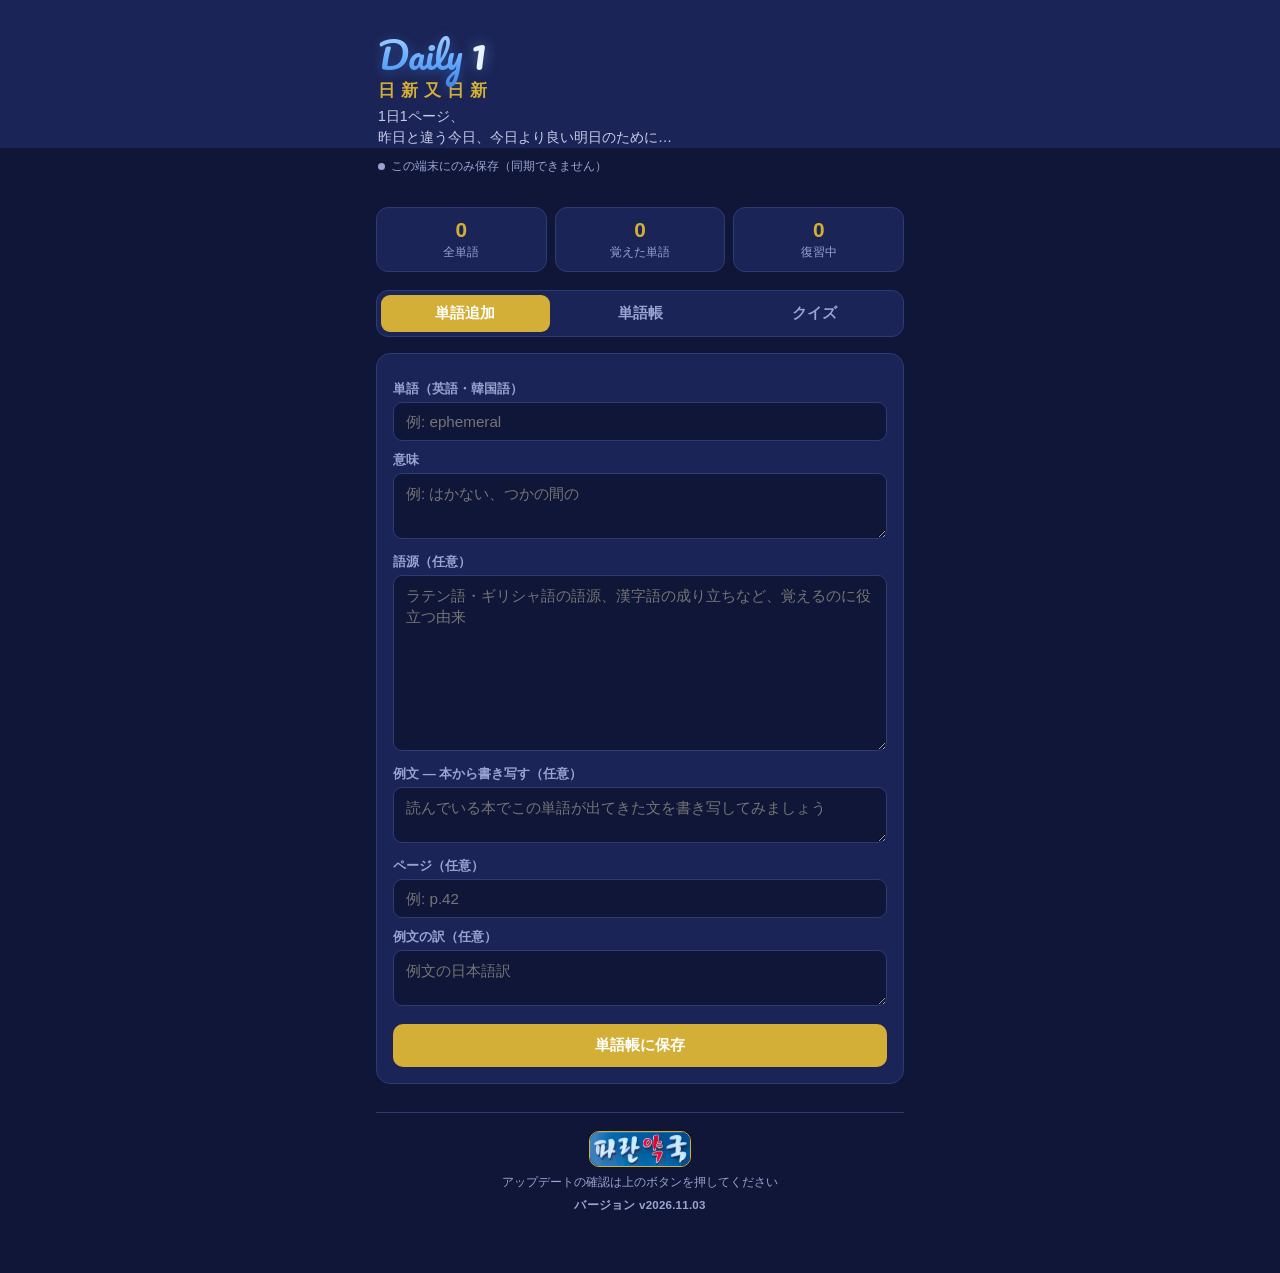
<file: study/voca-app-ja.html>
<!DOCTYPE html>
<html lang="ja">
<head>
<meta charset="UTF-8">
<meta name="viewport" content="width=device-width, initial-scale=1, viewport-fit=cover">
<title>Daily 1</title>
<link rel="preconnect" href="https://fonts.googleapis.com">
<link rel="stylesheet" href="https://fonts.googleapis.com/css2?family=Pacifico&display=swap">
<style>
:root{
  color-scheme:dark;
  --bg:#0f1638; --card:#1a2456; --text:#f1e4c0; --sub:#9aa3d1;
  --accent:#d4af37; --accent-light:#2a3570; --border:#2e3a72; --good:#5a8a5a; --bad:#c65b5b;
  --navy:#1a2456; --navy-deep:#0f1638;
  box-sizing:border-box;
  padding-top:env(safe-area-inset-top,0px); padding-bottom:env(safe-area-inset-bottom,0px);
}
@media (prefers-color-scheme: dark){
  :root:not([data-theme="light"]){
    --bg:#0f1638; --card:#1a2456; --text:#f1e4c0; --sub:#9aa3d1;
    --accent:#d4af37; --accent-light:#2a3570; --border:#2e3a72;
  }
}
:root[data-theme="dark"]{
  --bg:#0f1638; --card:#1a2456; --text:#f1e4c0; --sub:#9aa3d1;
  --accent:#d4af37; --accent-light:#2a3570; --border:#2e3a72;
}
html{scroll-padding-top:env(safe-area-inset-top,0px);}
*{box-sizing:border-box;}
body{margin:0;background:var(--bg);background-image:linear-gradient(180deg, var(--navy) 0px, var(--navy) 148px, transparent 148px);color:var(--text);font-family:-apple-system,BlinkMacSystemFont,"Hiragino Sans","Yu Gothic",Meiryo,"Segoe UI",Roboto,sans-serif;min-height:100%;}
.wrap{max-width:560px;margin:0 auto;padding:20px 16px 60px;}
.titlebar{padding:6px 2px 16px;margin-bottom:16px;}
h1{font-size:1.4rem;margin:4px 0 2px;letter-spacing:-0.02em;color:#f1e4c0;}
.logo{font-family:'Pacifico','Brush Script MT',cursive;font-weight:400;font-size:2.3rem;line-height:1.15;margin:2px 0 2px;letter-spacing:0;}
.logo .lg-d{background:linear-gradient(180deg,#bfe0ff 0%,#6aaeff 55%,#3f86e8 100%);-webkit-background-clip:text;background-clip:text;color:transparent;-webkit-text-fill-color:transparent;filter:drop-shadow(0 2px 6px rgba(80,150,255,.35));}
.logo .lg-1{margin-left:.18em;font-size:1.15em;color:#e8f3ff;-webkit-text-fill-color:#e8f3ff;text-shadow:0 0 14px rgba(120,180,255,.55);}
.credit{font-size:0.88rem;color:#c9cdea;margin-bottom:0;line-height:1.5;}
.hanja{font-size:1.05rem;color:#d4af37;letter-spacing:0.35em;font-weight:700;margin:2px 0 4px;}
.syncstate{font-size:0.76rem;color:#9aa3d1;margin-top:10px;display:flex;align-items:center;gap:6px;}
.dot{width:7px;height:7px;border-radius:50%;background:#7fd68a;display:inline-block;}
.dot.off{background:#9aa3d1;}
.tabs{display:flex;gap:6px;background:var(--card);border:1px solid var(--border);border-radius:12px;padding:4px;margin-bottom:16px;}
.tab{flex:1;text-align:center;padding:9px 0;border-radius:9px;font-size:0.92rem;font-weight:600;color:var(--sub);cursor:pointer;user-select:none;}
.tab.active{background:var(--accent);color:#fff;}
.card{background:var(--card);border:1px solid var(--border);border-radius:14px;padding:16px;margin-bottom:14px;}
.row{display:flex;gap:8px;flex-wrap:wrap;margin-bottom:18px;}
.stat{flex:1;min-width:80px;background:var(--card);border:1px solid var(--border);border-radius:12px;padding:10px 12px;text-align:center;}
.stat .n{font-size:1.3rem;font-weight:700;color:var(--accent);}
.stat .l{font-size:0.75rem;color:var(--sub);margin-top:2px;}
label{display:block;font-size:0.82rem;color:var(--sub);margin:10px 0 4px;font-weight:600;}
input[type=text],textarea{width:100%;padding:10px 12px;border-radius:9px;border:1px solid var(--border);background:var(--bg);color:var(--text);font-size:0.95rem;font-family:inherit;}
textarea{resize:vertical;min-height:44px;}
button{font-family:inherit;cursor:pointer;border:none;}
button:disabled{opacity:0.5;cursor:default;}
.btn-main{width:100%;margin-top:14px;background:var(--accent);color:#fff;padding:11px;border-radius:10px;font-size:0.95rem;font-weight:700;}
.lookup-btn{background:var(--accent-light);color:var(--accent);padding:7px 12px;border-radius:8px;font-size:0.82rem;font-weight:600;}
.lookup-status{font-size:0.78rem;color:var(--sub);margin-top:6px;}
.ipa-row{display:flex;align-items:center;gap:10px;margin-top:6px;}
.ipa-text{font-size:0.85rem;color:var(--sub);font-family:"Times New Roman",serif;}
.speak-btn{background:var(--accent-light);color:var(--accent);padding:5px 10px;border-radius:8px;font-size:0.78rem;font-weight:600;}
.w-word-row{display:flex;align-items:center;gap:8px;cursor:pointer;}
.w-ipa{font-size:0.78rem;color:var(--sub);font-family:"Times New Roman",serif;}
.word-item{display:flex;justify-content:space-between;align-items:flex-start;gap:10px;padding:12px 0;border-bottom:1px solid var(--border);}
.word-item:last-child{border-bottom:none;}
.w-word{font-weight:700;font-size:1rem;}
.w-meaning{color:var(--sub);font-size:0.87rem;margin-top:2px;}
.w-ex{color:var(--sub);font-size:0.78rem;margin-top:4px;font-style:italic;}
.w-etym{color:var(--accent);font-size:0.92rem;line-height:1.5;margin-top:6px;background:var(--accent-light);padding:12px 14px;min-height:56px;border-radius:8px;text-align:left;}
.badge{font-size:0.7rem;padding:2px 7px;border-radius:20px;background:var(--accent-light);color:var(--accent);white-space:nowrap;margin-top:2px;display:inline-block;}
.edit-btn{background:none;color:var(--accent);font-size:0.78rem;padding:4px 6px;flex-shrink:0;}
.edit-form{padding:12px 0;border-bottom:1px solid var(--border);}
.edit-form label{margin:8px 0 3px;}
.edit-form .ef-btns{display:flex;gap:8px;margin-top:12px;}
.edit-form .ef-btns button{flex:1;padding:10px;border-radius:10px;font-weight:700;font-size:0.9rem;}
.ef-save{background:var(--accent);color:#0f1638;}
.ef-cancel{background:var(--accent-light);color:var(--sub);}
.ef-msg{font-size:0.78rem;color:#f2a5a5;margin-top:6px;min-height:16px;}
.del{background:none;color:var(--sub);font-size:0.78rem;padding:4px 6px;flex-shrink:0;}
.empty{text-align:center;color:var(--sub);padding:30px 10px;font-size:0.9rem;}
.qcard{text-align:center;padding:26px 16px;}
.qword{font-size:1.6rem;font-weight:800;margin-bottom:6px;}
.qhint{color:var(--sub);font-size:0.8rem;margin-bottom:20px;}
.opt{display:block;width:100%;text-align:left;padding:12px 14px;margin-bottom:9px;border-radius:10px;border:1px solid var(--border);background:var(--bg);color:var(--text);font-size:0.92rem;}
.opt.correct{background:#213a21;border-color:var(--good);color:#9ad99a;}
.opt.wrong{background:#3a2121;border-color:var(--bad);color:#f2a5a5;}
:root[data-theme="dark"] .opt.correct,:root:not([data-theme="light"]) .opt.correct{background:#213a21;}
:root[data-theme="dark"] .opt.wrong,:root:not([data-theme="light"]) .opt.wrong{background:#3a2121;}
.qfeedback{min-height:22px;font-size:0.88rem;font-weight:600;margin-bottom:10px;}
.flash{background:var(--card);border:1px solid var(--border);border-radius:16px;padding:40px 16px;text-align:center;min-height:140px;display:flex;align-items:center;justify-content:center;flex-direction:column;cursor:pointer;}
.flashrow{display:flex;gap:8px;margin-top:14px;}
.flashrow button{flex:1;padding:11px;border-radius:10px;font-weight:700;font-size:0.88rem;}
.know{background:var(--good);color:#fff;}
.dontknow{background:var(--bad);color:#fff;}
.stat.clickable{cursor:pointer;user-select:none;}
.stat.clickable:active{background:var(--accent-light);}
.filterbar{display:flex;gap:6px;flex-wrap:wrap;margin-bottom:8px;}
.listsearch{position:relative;margin-bottom:12px;}
.listsearch input{padding-right:36px;}
#listSearchClear{position:absolute;right:6px;top:6px;width:28px;height:28px;border:none;border-radius:50%;background:var(--border);color:var(--text);font-size:.8rem;cursor:pointer;}
.ls-count{margin-top:6px;font-size:.78rem;color:var(--sub);}
.chip{background:var(--bg);color:var(--sub);border:1px solid var(--border);padding:6px 12px;border-radius:20px;font-size:0.8rem;font-weight:600;}
.chip.on{background:var(--accent);color:#0f1638;border-color:var(--accent);}
.progress{font-size:1rem;font-weight:700;color:var(--accent);text-align:center;margin-bottom:10px;}
.optn{display:inline-block;min-width:22px;height:22px;line-height:22px;margin-right:10px;border-radius:50%;background:var(--accent-light);color:var(--accent);font-size:0.78rem;font-weight:700;text-align:center;vertical-align:middle;}
.sent{padding:10px 0;border-bottom:1px solid var(--border);}
.sent:last-child{border-bottom:none;}
.sent .en{font-size:1.02rem;line-height:1.7;}
.sent .ko{font-size:0.86rem;line-height:1.55;color:var(--sub);margin-top:4px;}
.tok{cursor:pointer;border-radius:4px;padding:0 1px;}
select{width:100%;padding:10px 12px;border-radius:9px;border:1px solid var(--border);background:var(--bg);color:var(--text);font-size:0.95rem;font-family:inherit;}
.sent .rd{font-size:0.8rem;color:var(--sub);margin-top:2px;opacity:.9;}
.tok:active,.tok.sel{background:var(--accent-light);}
.tok.known{border-bottom:2px solid var(--accent);}
.sheet{position:fixed;left:0;right:0;bottom:0;z-index:20;background:var(--card);border-top:1px solid var(--border);box-shadow:0 -6px 20px rgba(0,0,0,0.18);padding:14px 16px calc(14px + env(safe-area-inset-bottom,0px));max-width:560px;margin:0 auto;border-radius:16px 16px 0 0;}
.sheet-ko{font-size:0.82rem;color:var(--sub);margin-bottom:8px;line-height:1.5;max-height:64px;overflow:auto;}
.sheet-btns{display:flex;gap:8px;margin-top:10px;align-items:center;}
.maker{display:flex;flex-direction:column;align-items:center;gap:8px;margin:28px auto 0;padding:18px 16px 0;border-top:1px solid var(--border);color:var(--sub);text-align:center;}
.maker-logo{width:170px;max-width:60%;height:auto;border-radius:10px;border:1px solid var(--accent);}
.maker-link{display:block;line-height:0;}
.maker-sub{font-size:0.72rem;}
</style>
</head>
<body>
<div class="wrap">
  <div class="titlebar">
    <h1 class="logo" aria-label="Daily 1"><span class="lg-d">Daily</span><span class="lg-1">1</span></h1>
    <div class="hanja">日新又日新</div>
    <div class="credit">1日1ページ、<br>昨日と違う今日、今日より良い明日のために…</div>
    <div class="syncstate" id="syncState"></div>
  </div>

  <div class="row">
    <div class="stat clickable" data-filter="all"><div class="n" id="statTotal">0</div><div class="l">全単語</div></div>
    <div class="stat clickable" data-filter="mastered"><div class="n" id="statMastered">0</div><div class="l">覚えた単語</div></div>
    <div class="stat clickable" data-filter="learning"><div class="n" id="statLearning">0</div><div class="l">復習中</div></div>
  </div>

  <div class="tabs">
    <div class="tab active" data-tab="add">単語追加</div>
    <div class="tab" data-tab="list">単語帳</div>
    <div class="tab" data-tab="quiz">クイズ</div>
    <div class="tab" data-tab="scan" id="scanTab" style="display:none;">写真翻訳</div>
  </div>

  <div id="panel-add">
    <div class="card">
      <label>単語（英語・韓国語）</label>
      <input type="text" id="inWord" placeholder="例: ephemeral" autocapitalize="none" autocorrect="off" autocomplete="off" spellcheck="false">
      <div id="ipaRow" class="ipa-row" style="display:none;">
        <span id="ipaDisplay" class="ipa-text"></span>
        <button type="button" class="speak-btn" id="speakPreviewBtn">🔊 発音を聞く</button>
      </div>
      <div id="lookupRow" style="display:none;margin-top:6px;">
        <button type="button" class="lookup-btn" id="lookupBtn">🔍 辞書で意味を自動検索</button>
        <div id="lookupStatus" class="lookup-status"></div>
      </div>
      <label>意味</label>
      <textarea id="inMeaning" style="min-height:66px;" placeholder="例: はかない、つかの間の"></textarea>
      <label>語源（任意）</label>
      <textarea id="inEtymology" style="min-height:176px;" placeholder="ラテン語・ギリシャ語の語源、漢字語の成り立ちなど、覚えるのに役立つ由来"></textarea>
      <label>例文 — 本から書き写す（任意）</label>
      <textarea id="inExample" placeholder="読んでいる本でこの単語が出てきた文を書き写してみましょう" spellcheck="true" lang="en"></textarea>
      <div id="spellRow" style="display:none;margin-top:6px;">
        <button type="button" class="lookup-btn" id="spellBtn">✏️ スペルチェック</button>
        <div id="spellStatus" class="lookup-status"></div>
        <div id="spellSuggestions"></div>
      </div>
      <div id="translateRow" style="display:none;margin-top:6px;">
        <button type="button" class="lookup-btn" id="translateBtn">🌐 この文を翻訳する</button>
        <div id="translateStatus" class="lookup-status"></div>
      </div>
      <label>ページ（任意）</label>
      <input type="text" id="inPage" placeholder="例: p.42">
      <label>例文の訳（任意）</label>
      <textarea id="inExampleKo" placeholder="例文の日本語訳"></textarea>
      <button class="btn-main" id="addBtn">単語帳に保存</button>
    </div>
  </div>

  <div id="panel-list" style="display:none;">
    <div id="fillEtymRow" style="display:none;margin-bottom:10px;">
      <button type="button" class="lookup-btn" id="fillEtymBtn">🏛️ 保存済み単語の語源を補う</button>
      <div id="fillEtymStatus" class="lookup-status"></div>
    </div>
    <div class="card" id="listCard"></div>
  </div>
  <div id="panel-quiz" style="display:none;"><div class="card" id="quizCard"></div></div>

  <div id="panel-scan" style="display:none;">
    <div class="card">
      <label style="margin-top:0;" for="scanLang">文章の言語</label>
      <select id="scanLang">
        <option value="auto">自動判定</option>
        <option value="en">英語</option>
        <option value="ko">韓国語</option>
      </select>
      <div class="lookup-status">英語と韓国語に対応しています。写真を撮るか文章を貼り付けると、日本語に翻訳します。わからなければ「自動判定」のままで大丈夫です。</div>
    </div>
    <div class="card" id="scanPhotoCard" style="display:none;">
      <input type="file" id="scanFile" accept="image/*" style="display:none;">
      <button class="btn-main" id="scanPick" style="margin-top:0;">📷 写真を選ぶ</button>
      <img id="scanPreview" alt="" style="display:none;margin-top:10px;border-radius:10px;width:100%;max-height:220px;object-fit:contain;background:var(--bg);">
      <button class="btn-main" id="scanGo" style="display:none;">🌐 写真を翻訳する</button>
      <div id="scanStatus" class="lookup-status"></div>
    </div>
    <div class="card">
      <label style="margin-top:0;">原文を貼り付け</label>
      <textarea id="scanText" style="min-height:120px;" placeholder="ここに本文を貼り付けてください（1ページ分くらい）"></textarea>
      <div class="lookup-status">写真の選択ができないときは、iPhone・iPadは写真アプリで写真内の文字を長押ししてコピー（テキスト認識）、Androidは Google レンズの「テキストをコピー」を使ってください。</div>
      <button class="btn-main" id="scanTextGo">🌐 貼り付けた文章を翻訳する</button>
      <button type="button" class="lookup-btn" id="scanClear" style="margin-top:10px;">🗑️ 貼り付けた文章と翻訳を消す</button>
    </div>
    <div class="card" id="scanResult" style="display:none;"></div>
  </div>

  <div class="maker">
    <a class="maker-link" href="https://namyaksa.github.io/study/index.html#ja" target="_blank" rel="noopener noreferrer" title="アップデートを確認"><img class="maker-logo" alt="南薬師" src="[data-uri]"></a>
    <div class="maker-sub">アップデートの確認は上のボタンを押してください</div>
    <div class="maker-sub" id="appVer" style="font-weight:700;letter-spacing:.02em;">バージョン v2026.11.03</div>
  </div>
</div>

<script>
let words = [];
let dbCap = null, userCap = null, sampleCap = null, uid = null, wordsCol = null;
const LS_KEY = 'vocab_words_v1'; // legacy local key, used for one-time migration

const LANGS = { en:{name:'英語',bcp:'en-US'}, ko:{name:'韓国語',bcp:'ko-KR'} };
let addLang = 'en'; // language of the word on the add screen
function speakWord(text, times, lang){
  times = times || 5;
  if(!('speechSynthesis' in window)) { alert('このブラウザは音声再生に対応していません。'); return; }
  window.speechSynthesis.cancel();
  for(let i=0;i<times;i++){
    const u = new SpeechSynthesisUtterance(text);
    u.lang = (LANGS[lang] || LANGS.en).bcp;
    u.rate = 0.9;
    window.speechSynthesis.speak(u);
  }
}

function autoGrow(el, min){
  el.style.height = 'auto';
  el.style.height = Math.max(min, el.scrollHeight + 4) + 'px';
}
function resizeFields(){
  autoGrow(document.getElementById('inMeaning'), 66);
  autoGrow(document.getElementById('inEtymology'), 176);
}
document.getElementById('inMeaning').addEventListener('input', ()=>autoGrow(document.getElementById('inMeaning'), 66));
document.getElementById('inEtymology').addEventListener('input', ()=>autoGrow(document.getElementById('inEtymology'), 176));

// 첫 글자만 대문자인 일반 단어(Ephemeral)는 소문자로 바꿔요. NASA처럼 여러 대문자가 있는 말은 그대로 둬요.
function lowerFirst(w){ return /^[A-Z][a-z'’-]*$/.test(w) ? w.charAt(0).toLowerCase()+w.slice(1) : w; }
let currentIpa = '';
let lastLookupWord = '';

async function doLookup(opts){
  opts = opts || {};
  const wordEl = document.getElementById('inWord');
  const meaningEl = document.getElementById('inMeaning');
  const etymEl = document.getElementById('inEtymology');
  const exampleEl = document.getElementById('inExample');
  const exampleKoEl = document.getElementById('inExampleKo');
  const statusEl = document.getElementById('lookupStatus');
  wordEl.value = lowerFirst(wordEl.value.trim());
  const w = wordEl.value;
  if(!w || !sampleCap) return;
  statusEl.textContent = '辞書で検索中…';
  document.getElementById('lookupBtn').disabled = true;
  try{
    const promptEn = `あなたは英語-日本語辞書です。次の英単語または短い表現を分析してください: "${w}"${opts.context ? '\nこの単語が使われている文: "' + opts.context.en + '"\n意味はこの文での使われ方を優先してください。' : ''}\n必ず次のJSON形式だけで答えてください。他のテキストや説明、マークダウンのコードブロックは付けず、純粋なJSONだけを出力してください。\n{"meaning": "日本語の意味。単語が動詞の活用形（過去形、過去分詞、-ing形、三人称単数形など）なら、必ず先頭に「[原形 - 過去形 - 過去分詞]」を書き（例: '[go - went - gone]'、規則動詞は '[walk - walked - walked]'）、続けてこの文での意味と原形の基本的な意味を簡潔に書く。活用形でなければ簡潔な日本語の意味だけ書く（複数の意味はカンマ区切り）。", "ipa": "国際音声記号（IPA）の発音表記。スラッシュ付き（例: /ɪˈfem.ər.əl/）", "etymology": "この単語のラテン語・ギリシャ語などの語源と、それを使って意味を覚えやすく説明する短い日本語の文（例: 'ラテン語 ephemerus（一日だけの）に由来。一日しか生きられないようにはかない、と覚えるとよい'）。語源が不明な表現なら空文字。", "example": "この単語を使った短く自然な英語の例文（自作。実在の本や著作物から引用しないこと）", "exampleKo": "上の例文の自然な日本語訳"}\nこの単語を知らない、または辞書にない表現なら {"meaning": "", "ipa": "", "etymology": "", "example": "", "exampleKo": ""} と答えてください。`;
    const ln = (LANGS[addLang]||LANGS.en).name;
    const promptOther = `あなたは韓国語-日本語辞書です。次の韓国語の単語または短い表現を分析してください: "${w}"${opts.context ? '\nこの単語が使われている文: "' + opts.context.en + '"\n意味はこの文での使われ方を優先してください。' : ''}\n必ず次のJSON形式だけで答えてください。他のテキストや説明、マークダウンのコードブロックは付けず、純粋なJSONだけを出力してください。\n{"meaning": "日本語の意味。動詞・形容詞の活用形なら先頭に「[辞書形]」を書き（例: '[가다]'）、続けてこの文での意味と辞書形の意味を簡潔に書く。そうでなければ簡潔な日本語の意味だけ書く（複数の意味はカンマ区切り）。", "ipa": "発音。実際の読み方をカタカナで書き、必要ならローマ字も添える（例: 학교 → ハッキョ / hakgyo）", "etymology": "漢字語なら元の漢字と日本語の漢字語との対応（例: 학교 = 学校）や覚え方を短い日本語で。固有語なら成り立ちや覚え方を短く。不明なら空文字。", "example": "この単語を使った短く自然な韓国語の例文（自作。実在の著作物から引用しないこと）", "exampleKo": "上の例文の自然な日本語訳"}\nこの単語を知らない、または辞書にない表現なら {"meaning": "", "ipa": "", "etymology": "", "example": "", "exampleKo": ""} と答えてください。`;
    const prompt = addLang === 'en' ? promptEn : promptOther;
    const result = await sampleCap.json(prompt);
    lastLookupWord = w;
    if(result && result.meaning){
      meaningEl.value = result.meaning;
      autoGrow(meaningEl, 66);
      if(result.etymology && !etymEl.value.trim()) etymEl.value = result.etymology;
      etymEl.style.height = 'auto'; etymEl.style.height = Math.max(176, etymEl.scrollHeight + 4) + 'px';
      if(opts.context){
        exampleEl.value = opts.context.en;
        exampleKoEl.value = opts.context.ko || '';
      } else {
        if(result.example) exampleEl.value = result.example;
        if(result.exampleKo) exampleKoEl.value = result.exampleKo;
      }
      currentIpa = result.ipa || '';
      const ipaRow = document.getElementById('ipaRow');
      if(currentIpa){ document.getElementById('ipaDisplay').textContent = currentIpa; ipaRow.style.display = 'flex'; }
      else { ipaRow.style.display = 'none'; }
      statusEl.textContent = '✓ 見つかりました。必要なら修正してください。';
      const has = exampleEl.value.trim().length > 0;
      document.getElementById('translateRow').style.display = (has && sampleCap) ? '' : 'none';
    } else {
      statusEl.textContent = '辞書に見つかりませんでした。直接入力してください。';
    }
  }catch(e){
    statusEl.textContent = '検索に失敗しました。直接入力してください。';
  }
  document.getElementById('lookupBtn').disabled = false;
  setTimeout(()=>{ statusEl.textContent = ''; }, 4000);
}

async function doSpellCheck(){
  const exEl = document.getElementById('inExample');
  const statusEl = document.getElementById('spellStatus');
  const suggEl = document.getElementById('spellSuggestions');
  const text = exEl.value.trim();
  if(!text || !sampleCap) return;
  statusEl.textContent = 'スペルを確認中…';
  suggEl.innerHTML = '';
  document.getElementById('spellBtn').disabled = true;
  try{
    const prompt = `次の英文にスペルミスがないか確認してください。文法や不自然な表現ではなく「明らかなスペルミス」だけを探してください。\n"${text}"\n必ず次のJSON形式だけで答えてください。他のテキストは付けず、純粋なJSONだけを出力してください。\n{"corrections": [{"original": "スペルミスのある単語", "suggestion": "正しい綴り"}]}\nスペルミスがなければ {"corrections": []} と答えてください。`;
    const result = await sampleCap.json(prompt);
    const corrections = (result && Array.isArray(result.corrections)) ? result.corrections : [];
    if(corrections.length === 0){
      statusEl.textContent = '✓ スペルミスはなさそうです。';
      setTimeout(()=>{ statusEl.textContent = ''; }, 3000);
    } else {
      statusEl.textContent = '';
      suggEl.innerHTML = corrections.map((c,i)=>
        `<button type="button" class="lookup-btn" data-i="${i}" style="margin:4px 4px 0 0;">${escapeHtml(c.original)} → ${escapeHtml(c.suggestion)}</button>`
      ).join('');
      suggEl.querySelectorAll('button').forEach(btn=>{
        btn.addEventListener('click', ()=>{
          const c = corrections[Number(btn.dataset.i)];
          const re = new RegExp('\\b' + c.original.replace(/[.*+?^${}()|[\]\\]/g, '\\$&') + '\\b', 'i');
          exEl.value = exEl.value.replace(re, c.suggestion);
          btn.disabled = true;
          btn.style.opacity = '0.5';
        });
      });
    }
  }catch(e){
    statusEl.textContent = 'スペルチェックに失敗しました。';
    setTimeout(()=>{ statusEl.textContent = ''; }, 3000);
  }
  document.getElementById('spellBtn').disabled = false;
}

async function doTranslateExample(){
  const exEl = document.getElementById('inExample');
  const koEl = document.getElementById('inExampleKo');
  const statusEl = document.getElementById('translateStatus');
  const text = exEl.value.trim();
  if(!text || !sampleCap) return;
  statusEl.textContent = '翻訳中…';
  document.getElementById('translateBtn').disabled = true;
  try{
    const prompt = `次の${(LANGS[addLang]||LANGS.en).name}の文を自然な日本語に翻訳してください。\n"${text}"\n必ず次のJSON形式だけで答えてください。他のテキストは付けず、純粋なJSONだけを出力してください。\n{"translation": "日本語訳"}`;
    const result = await sampleCap.json(prompt);
    if(result && result.translation){
      koEl.value = result.translation.trim();
      statusEl.textContent = '✓ 翻訳できました。必要なら修正してください。';
    } else {
      statusEl.textContent = '翻訳に失敗しました。直接入力してください。';
    }
  }catch(e){
    statusEl.textContent = '翻訳に失敗しました。直接入力してください。';
  }
  document.getElementById('translateBtn').disabled = false;
  setTimeout(()=>{ statusEl.textContent = ''; }, 4000);
}

function setSyncState(state){
  const el = document.getElementById('syncState');
  if(state === 'synced') el.innerHTML = '';
  else if(state === 'local') el.innerHTML = '<span class="dot off"></span><span>この端末にのみ保存（同期できません）</span>';
  else el.innerHTML = '';
}

function escapeHtml(s){ return s.replace(/[&<>"']/g, c=>({'&':'&amp;','<':'&lt;','>':'&gt;','"':'&quot;',"'":'&#39;'}[c])); }

function renderStats(){
  document.getElementById('statTotal').textContent = words.length;
  document.getElementById('statMastered').textContent = words.filter(w=>w.mastered).length;
  document.getElementById('statLearning').textContent = words.filter(w=>!w.mastered).length;
}

// 탭을 떠날 때 스크롤 위치를 기억했다가, 돌아오면 공부하던 자리로 되돌려요.
let curTab = 'add';
const tabScroll = {};
function restoreScroll(name){
  const y = tabScroll[name];
  if(typeof y !== 'number') return;
  const go = ()=>window.scrollTo(0, y);
  go(); requestAnimationFrame(go); setTimeout(go, 60); setTimeout(go, 250);
}
function switchTab(name){
  if(name !== curTab){ tabScroll[curTab] = window.scrollY || document.documentElement.scrollTop || 0; }
  const prevTab = curTab; curTab = name;
  document.querySelectorAll('.tab').forEach(t=>t.classList.toggle('active', t.dataset.tab===name));
  document.getElementById('panel-add').style.display = name==='add' ? '' : 'none';
  document.getElementById('panel-list').style.display = name==='list' ? '' : 'none';
  document.getElementById('panel-quiz').style.display = name==='quiz' ? '' : 'none';
  document.getElementById('panel-scan').style.display = name==='scan' ? '' : 'none';
  if(name==='scan') renderScanResult();
  if(name==='list') renderList();
  if(name==='quiz') startQuiz();
  if(name!==prevTab){
    if(name==='scan' || name==='list') restoreScroll(name);
    else window.scrollTo(0, 0);
  }
}
document.querySelectorAll('.tab').forEach(t=>t.addEventListener('click', ()=>{ returnToScan = false; if(!document.getElementById('inWord').value.trim()) addLang = 'en'; switchTab(t.dataset.tab); }));
document.getElementById('lookupBtn').addEventListener('click', doLookup);
document.getElementById('inWord').addEventListener('keydown', (e)=>{
  if(e.key !== 'Enter' || e.isComposing) return;
  e.preventDefault();
  if(document.getElementById('lookupBtn').disabled) return;
  doLookup({silent:true});
});
document.getElementById('speakPreviewBtn').addEventListener('click', ()=>{
  const w = document.getElementById('inWord').value.trim();
  if(w) speakWord(w, 5, addLang);
});
document.getElementById('inWord').addEventListener('input', ()=>{
  currentIpa = '';
  document.getElementById('ipaRow').style.display = 'none';
});
document.getElementById('inWord').addEventListener('blur', ()=>{
  document.getElementById('inWord').value = lowerFirst(document.getElementById('inWord').value.trim());
  const w = document.getElementById('inWord').value;
  if(!sampleCap || !w) return;
  if(w === lastLookupWord) return; // already looked up this exact word
  // the word changed since the last lookup — clear stale fields from the
  // previous word and look this one up fresh, without the overwrite prompt
  document.getElementById('inMeaning').value = '';
  document.getElementById('inEtymology').value = '';
  document.getElementById('inExample').value = '';
  document.getElementById('inExampleKo').value = '';
  document.getElementById('spellRow').style.display = 'none';
  currentIpa = '';
  document.getElementById('ipaRow').style.display = 'none';
  document.getElementById('translateRow').style.display = 'none';
  resizeFields();
  doLookup({ silent: true });
});
document.getElementById('translateBtn').addEventListener('click', doTranslateExample);
document.getElementById('spellBtn').addEventListener('click', doSpellCheck);
document.getElementById('inExample').addEventListener('input', ()=>{
  const has = document.getElementById('inExample').value.trim().length > 0;
  document.getElementById('translateRow').style.display = (has && sampleCap) ? '' : 'none';
  document.getElementById('spellRow').style.display = (has && sampleCap && addLang==='en') ? '' : 'none';
  document.getElementById('spellSuggestions').innerHTML = '';
  document.getElementById('spellStatus').textContent = '';
});
document.getElementById('inExample').addEventListener('blur', ()=>{
  const text = document.getElementById('inExample').value.trim();
  const ko = document.getElementById('inExampleKo').value.trim();
  if(sampleCap && text && !ko) doTranslateExample();
});

async function addWordEntry(w, m, etym, ex, exKo, ipa, page){
  const data = { lang: addLang, word: w, meaning: m, ipa: ipa || '', etymology: etym || '', example: ex || '', exampleKo: exKo || '', page: page || '', mastered: false, correctStreak: 0, addedAt: Date.now() };
  if(wordsCol){
    try{ await wordsCol.add(data); }catch(e){ alert('保存に失敗しました。しばらくしてからもう一度お試しください。'); }
  } else {
    words.unshift({ id: 'local_'+Date.now().toString(36)+Math.random().toString(36).slice(2), ...data });
    saveLocal(); renderStats();
  }
}

document.getElementById('addBtn').addEventListener('click', async ()=>{
  const w = lowerFirst(document.getElementById('inWord').value.trim());
  const m = document.getElementById('inMeaning').value.trim();
  const etym = document.getElementById('inEtymology').value.trim();
  const ex = document.getElementById('inExample').value.trim();
  const exKo = document.getElementById('inExampleKo').value.trim();
  const page = document.getElementById('inPage').value.trim();
  if(!w || !m){
    const st = document.getElementById('lookupStatus');
    st.textContent = '単語と意味を入力してください。';
    document.getElementById('lookupRow').style.display = '';
    setTimeout(()=>{ st.textContent = ''; }, 3000);
    return;
  }
  await addWordEntry(w, m, etym, ex, exKo, currentIpa, page);
  addLang = 'en';
  document.getElementById('inWord').value='';
  document.getElementById('inMeaning').value='';
  document.getElementById('inEtymology').value='';
  document.getElementById('inExample').value='';
  document.getElementById('inExampleKo').value='';
  document.getElementById('inPage').value='';
  document.getElementById('ipaRow').style.display = 'none';
  document.getElementById('translateRow').style.display = 'none';
  document.getElementById('spellRow').style.display = 'none';
  currentIpa = '';
  resizeFields();
  if(returnToScan){ returnToScan = false; switchTab('scan'); }
  else document.getElementById('inWord').focus();
});

async function deleteWord(id){
  if(wordsCol){
    try{ await wordsCol.doc(id).delete(); }catch(e){}
  } else {
    words = words.filter(w=>w.id!==id);
    saveLocal(); renderStats(); renderList();
  }
}

async function updateWord(id, patch){
  const w = words.find(x=>x.id===id);
  if(!w) return;
  Object.assign(w, patch);
  if(wordsCol){
    try{ await wordsCol.doc(id).update(patch); }catch(e){}
  } else {
    saveLocal();
  }
  renderStats();
}

async function fillMissingEtymology(){
  const missing = words.filter(w=>!w.etymology || !w.etymology.trim());
  if(missing.length===0 || !sampleCap) return;
  const btn = document.getElementById('fillEtymBtn');
  const statusEl = document.getElementById('fillEtymStatus');
  btn.disabled = true;
  let done = 0;
  for(const w of missing){
    statusEl.textContent = `${w.word} の語源を検索中… (${done+1}/${missing.length})`;
    try{
      const prompt = `あなたは語源辞書です。次の${(LANGS[w.lang]||LANGS.en).name}の単語の語源（ラテン語・ギリシャ語、漢字語なら元の漢字など）を教えてください: "${w.word}"\n必ず次のJSON形式だけで答えてください。他のテキストは付けず、純粋なJSONだけを出力してください。\n{"etymology": "この単語の語源と、それを使って意味を覚えやすく説明する短い日本語の文。語源が不明なら空文字。"}`;
      const result = await sampleCap.json(prompt);
      if(result && result.etymology){
        await updateWord(w.id, { etymology: result.etymology });
      }
    }catch(e){}
    done++;
  }
  statusEl.textContent = `✓ ${done}語の語源を補いました。`;
  btn.disabled = false;
  renderList();
  setTimeout(()=>{ statusEl.textContent = ''; }, 4000);
}

function renderList(){
  const el = document.getElementById('listCard');
  const fillRow = document.getElementById('fillEtymRow');
  const missingCount = words.filter(w=>!w.etymology || !w.etymology.trim()).length;
  fillRow.style.display = (sampleCap && missingCount>0) ? '' : 'none';
  if(words.length===0){ el.innerHTML = '<div class="empty">まだ保存した単語がありません。<br>「単語追加」タブから始めましょう！</div>'; return; }
  const q = listQuery.trim().toLowerCase();
  const hit = w=> !q || [w.word,w.meaning,w.etymology,w.example,w.exampleKo,w.page].some(t=>String(t||'').toLowerCase().includes(q));
  const shown = words.filter(w=> (listFilter==='mastered' ? w.mastered : listFilter==='learning' ? !w.mastered : true) && hit(w));
  el.innerHTML = shown.map(w=> w.id===editId ? editFormHtml(w) : `
    <div class="word-item">
      <div style="flex:1;min-width:0;">
        <div class="w-word-row" data-speak="${escapeHtml(w.word)}" data-lang="${w.lang||'en'}">
          <span class="w-word">${escapeHtml(w.word)}</span>${w.lang && w.lang!=='en' && LANGS[w.lang] ? `<span class="badge" style="margin:0;">${LANGS[w.lang].name}</span>` : ''}
          ${w.ipa ? `<span class="w-ipa">${escapeHtml(w.ipa)}</span>` : ''}
          <span class="speak-btn" data-speak="${escapeHtml(w.word)}" data-lang="${w.lang||'en'}">🔊</span>
        </div>
        <div class="w-meaning">${escapeHtml(w.meaning)}</div>
        ${w.etymology ? `<div class="w-etym">🏛️ ${escapeHtml(w.etymology)}</div>` : ''}
        ${w.example ? `<div class="w-ex">"${escapeHtml(w.example)}"${w.page ? ` <span style="opacity:0.7;">(${escapeHtml(w.page)})</span>` : ''}</div>` : ''}
        ${w.exampleKo ? `<div class="w-ex">→ ${escapeHtml(w.exampleKo)}</div>` : ''}
        <span class="badge">${w.mastered ? '✓ 覚えた' : '復習中'}</span>
      </div>
      <div style="display:flex;flex-direction:column;gap:2px;align-items:flex-end;flex-shrink:0;"><button class="del" data-id="${w.id}">削除</button><button class="edit-btn" data-edit="${w.id}">✏️ 修正</button></div>
    </div>
  `).join('');
  el.querySelectorAll('.del').forEach(btn=>{
    btn.addEventListener('click', ()=>deleteWord(btn.dataset.id));
  });
  el.querySelectorAll('.edit-btn').forEach(btn=>{
    btn.addEventListener('click', ()=>{ editId = btn.dataset.edit; renderList(); const f=document.getElementById('editForm'); if(f) f.scrollIntoView({block:'center'}); });
  });
  const ef = document.getElementById('editForm');
  if(ef){
    document.getElementById('efCancel').addEventListener('click', ()=>{ editId = null; renderList(); });
    document.getElementById('efSave').addEventListener('click', async ()=>{
      const w = words.find(x=>x.id===editId); if(!w) { editId = null; renderList(); return; }
      const v = id=>document.getElementById(id).value.trim();
      const nw = v('efWord'), nm = v('efMeaning');
      if(!nw || !nm){ document.getElementById('efMsg').textContent = '単語と意味は空にできません。'; return; }
      const patch = { word: nw, meaning: nm, etymology: v('efEtym'), example: v('efEx'), exampleKo: v('efExKo'), page: v('efPage') };
      if(nw !== w.word) patch.ipa = '';
      editId = null;
      await updateWord(w.id, patch);
      renderList();
    });
  }
  el.querySelectorAll('[data-speak]').forEach(elm=>{
    elm.addEventListener('click', ()=>speakWord(elm.dataset.speak, 5, elm.dataset.lang));
  });
  const cnt = { all: words.length, mastered: words.filter(w=>w.mastered).length, learning: words.filter(w=>!w.mastered).length };
  const chip = (k, label)=>`<button type="button" class="chip${listFilter===k?' on':''}" data-f="${k}">${label} ${cnt[k]}</button>`;
  el.insertAdjacentHTML('afterbegin', `<div class="filterbar">${chip('all','すべて')}${chip('mastered','覚えた単語')}${chip('learning','復習中')}</div><div class="listsearch"><input type="text" id="listSearch" placeholder="🔍 あやふやな単語を探す（単語・意味・語源・例文）" value="${escapeHtml(listQuery)}" autocomplete="off" autocapitalize="off" spellcheck="false">${listQuery?'<button type="button" id="listSearchClear" aria-label="検索をクリア">✕</button>':''}${q?`<div class="ls-count">${shown.length}件見つかりました</div>`:''}</div>`);
  const si = document.getElementById('listSearch');
  let composing = false;
  const apply = ()=>{ listQuery = si.value; const pos = si.selectionStart; renderList(); const n = document.getElementById('listSearch'); if(n){ n.focus(); try{ n.setSelectionRange(pos,pos); }catch(e){} } };
  si.addEventListener('compositionstart', ()=>{ composing = true; });
  si.addEventListener('compositionend', ()=>{ composing = false; apply(); });
  si.addEventListener('input', ()=>{ if(!composing) apply(); });
  if(searchFocus){ searchFocus = false; si.focus(); const L = si.value.length; try{ si.setSelectionRange(L,L); }catch(e){} }
  const sc = document.getElementById('listSearchClear');
  if(sc) sc.addEventListener('click', ()=>{ listQuery=''; searchFocus = true; renderList(); });
  if(shown.length===0){
    el.insertAdjacentHTML('beforeend', `<div class="empty">${listFilter==='mastered' ? 'まだ覚えた単語がありません。<br>クイズで同じ単語に5回連続で正解すると「覚えた単語」になります。' : '該当する単語がありません。'}</div>`);
  }
  el.querySelectorAll('.chip').forEach(b=>b.addEventListener('click', ()=>{ listFilter = b.dataset.f; renderList(); }));
}
let listFilter = 'all';
let listQuery = '';
let searchFocus = false;
let editId = null;
function editFormHtml(w){
  return `<div class="edit-form" id="editForm">
    <label>単語（英語・韓国語）</label><input type="text" id="efWord" value="${escapeHtml(w.word||'')}">
    <label>意味</label><textarea id="efMeaning" style="min-height:56px;">${escapeHtml(w.meaning||'')}</textarea>
    <label>語源</label><textarea id="efEtym" style="min-height:110px;">${escapeHtml(w.etymology||'')}</textarea>
    <label>例文</label><textarea id="efEx" lang="en">${escapeHtml(w.example||'')}</textarea>
    <label>例文の訳</label><textarea id="efExKo">${escapeHtml(w.exampleKo||'')}</textarea>
    <label>ページ</label><input type="text" id="efPage" value="${escapeHtml(w.page||'')}">
    <div class="ef-msg" id="efMsg"></div>
    <div class="ef-btns"><button type="button" class="ef-save" id="efSave">保存</button><button type="button" class="ef-cancel" id="efCancel">キャンセル</button></div>
  </div>`;
}
document.querySelectorAll('.stat[data-filter]').forEach(s=>s.addEventListener('click', ()=>{
  listFilter = s.dataset.filter;
  returnToScan = false;
  switchTab('list');
}));
document.getElementById('fillEtymBtn').addEventListener('click', fillMissingEtymology);

// --- Page scan: photo of a book page -> sentence-by-sentence translation, tap words to save ---
let scanFile = null, scanSentences = [], scanImagesOk = null, returnToScan = false;

function cleanToken(t){ return (t||'').replace(/^[^\p{L}\p{M}]+|[^\p{L}\p{M}]+$/gu,''); }
// 일본어는 띄어쓰기가 없어서 브라우저의 단어 나누기(Intl.Segmenter)로 나눠요.
function splitTokens(text, lang){
  if(false){
    try{ const seg = new Intl.Segmenter(lang, {granularity:'word'}); return Array.from(seg.segment(text)).map(x=>({t:x.segment, w:!!x.isWordLike})); }catch(e){}
  }
  return text.split(/(\s+)/).map(t=>({t, w:/\S/.test(t)}));
}
function isKnownWord(w){ const l = w.toLowerCase(); return words.some(x=>(x.word||'').toLowerCase()===l); }
// Tapping a word jumps to the add-word tab, pre-filled and looked up in the context of that sentence.
function goAddWord(word, idx){
  const s = scanSentences[idx];
  ['inMeaning','inEtymology','inExample','inExampleKo','inPage'].forEach(id=>{ document.getElementById(id).value = ''; });
  addLang = (s && LANGS[s.lang]) ? s.lang : 'en';
  document.getElementById('inWord').value = lowerFirst(word);
  document.getElementById('ipaRow').style.display = 'none';
  document.getElementById('spellRow').style.display = 'none';
  document.getElementById('translateRow').style.display = 'none';
  document.getElementById('spellSuggestions').innerHTML = '';
  currentIpa = '';
  lastLookupWord = '';
  resizeFields();
  switchTab('add');
  returnToScan = true;
  window.scrollTo(0, 0);
  doLookup({ silent: true, context: s });
}

// The pasted text and its translation are kept in this browser, so leaving the page or a reload doesn't lose them.
const SCAN_KEY = 'vocab_scan_v1';
function saveScan(){
  try{
    localStorage.setItem(SCAN_KEY, JSON.stringify({ text: document.getElementById('scanText').value, sentences: scanSentences, sel: document.getElementById('scanLang').value }));
  }catch(e){}
}
function loadScan(){
  try{
    const raw = localStorage.getItem(SCAN_KEY);
    if(!raw) return;
    const d = JSON.parse(raw);
    if(d && typeof d.text === 'string') document.getElementById('scanText').value = d.text;
    if(d && Array.isArray(d.sentences)) scanSentences = d.sentences.filter(s=>s && s.en);
    if(d && typeof d.sel === 'string' && document.getElementById('scanLang').querySelector('option[value="'+d.sel+'"]')) document.getElementById('scanLang').value = d.sel;
    renderScanResult();
  }catch(e){}
}
function clearScan(){
  scanSentences = [];
  document.getElementById('scanText').value = '';
  document.getElementById('scanStatus').textContent = '';
  try{ localStorage.removeItem(SCAN_KEY); }catch(e){}
  renderScanResult();
}

function renderScanResult(){
  saveScan();
  const el = document.getElementById('scanResult');
  if(scanSentences.length===0){ el.style.display='none'; return; }
  el.style.display = '';
  el.innerHTML = '<div class="qhint" style="text-align:left;margin-bottom:6px;">わからない単語をタップすると単語追加画面に移ります。保存するとこの画面に戻ります。下線は保存済みの単語です。</div>' +
    scanSentences.map((s,i)=>{
      const toks = splitTokens(s.en, s.lang).map(x=>{
        if(!x.w) return escapeHtml(x.t);
        const c = cleanToken(x.t);
        if(!c) return escapeHtml(x.t);
        return `<span class="tok${isKnownWord(c)?' known':''}" data-i="${i}">${escapeHtml(x.t)}</span>`;
      }).join('');
      const rtl = '';
      return `<div class="sent"><div class="en"${rtl}>${toks}</div>${s.read ? `<div class="rd">${escapeHtml(s.read)}</div>` : ''}<div class="ko">${escapeHtml(s.ko||'')}</div></div>`;
    }).join('');
}

document.getElementById('scanPick').addEventListener('click', ()=>{
  if(scanImagesOk === false){
    document.getElementById('scanStatus').textContent = 'この画面ではClaudeが写真を直接読み取れません。代わりに下の欄に本文を貼り付けてください。';
    document.getElementById('scanText').focus();
    return;
  }
  document.getElementById('scanFile').click();
});
document.getElementById('scanFile').addEventListener('change', (e)=>{
  const f = e.target.files && e.target.files[0];
  if(!f) return;
  scanFile = f;
  const img = document.getElementById('scanPreview');
  img.src = URL.createObjectURL(f);
  img.style.display = '';
  document.getElementById('scanGo').style.display = '';
  document.getElementById('scanStatus').textContent = '';
  scanSentences = []; renderScanResult();
});

function scanPrompt(sel, isPhoto){
  const hint = sel==='auto' ? '文章の言語は英語または韓国語です。自分で判別してください。' : '文章の言語は' + LANGS[sel].name + 'です。';
  const head = isPhoto ? 'この写真は、ユーザーが持っている外国語の本や文書の1ページです。写真の本文を読み取り、' : '次は、ユーザーが持っている外国語の本や文書の1ページ分の文章です。文章を';
  return head + ' 個人の学習用に、文ごとに分けて、それぞれに自然な日本語訳を付けてください。' + hint + ' ページ番号、ヘッダー、フッターなど本文でないものは除いてください。改行やハイフンで途切れた単語はつなげて読んでください。韓国語の文は、全体の発音をカタカナで "read" に書いてください。英語の場合、read は空文字にしてください。文章が読み取れないときは sentences を空の配列にしてください。\n必ず次のJSON形式だけで答えてください。他のテキストは付けず、純粋なJSONだけを出力してください。\n{"language": "en または ko", "sentences": [{"en": "原文の文（元の言語のまま）", "ko": "日本語訳", "read": "読み方（韓国語はカタカナ発音）または空文字"}]}';
}
function parseScan(result, sel){
  const list = (result && Array.isArray(result.sentences)) ? result.sentences.filter(s=>s && s.en) : [];
  const lang = LANGS[result && result.language] ? result.language : (LANGS[sel] ? sel : 'en');
  return list.map(s=>({ en: String(s.en), ko: String(s.ko||''), read: String(s.read||''), lang }));
}
async function doScan(){
  if(!scanFile || !sampleCap) return;
  const statusEl = document.getElementById('scanStatus');
  const btn = document.getElementById('scanGo');
  btn.disabled = true;
  statusEl.textContent = '写真の文章を読み取って翻訳中…（10〜40秒かかります）';
  try{
    const sel = document.getElementById('scanLang').value;
    const prompt = scanPrompt(sel, true);
    const result = await sampleCap.json(prompt, { images: scanFile });
    scanSentences = parseScan(result, sel);
    if(scanSentences.length===0) statusEl.textContent = '文章を読み取れませんでした。明るく鮮明に、文字が画面いっぱいになるように撮り直してみてください。';
    else statusEl.textContent = `✓ ${scanSentences.length}文を翻訳しました。`;
    renderScanResult();
  }catch(e){
    const code = e && e.code;
    statusEl.textContent = code==='image_rejected' ? 'この写真は使えません。別の写真でお試しください。'
      : code==='rate_limited' ? '利用上限に達しました。少し待ってからもう一度お試しください。'
      : code==='images_unavailable' ? 'この画面では写真の読み取りは使えません。'
      : '読み取りに失敗しました。もう一度お試しください。';
  }
  btn.disabled = false;
}
document.getElementById('scanGo').addEventListener('click', doScan);

async function doScanText(){
  const text = document.getElementById('scanText').value.trim();
  if(!text || !sampleCap) return;
  const statusEl = document.getElementById('scanStatus');
  const btn = document.getElementById('scanTextGo');
  btn.disabled = true;
  statusEl.textContent = '文ごとに翻訳中…（10〜40秒かかります）';
  try{
    const sel = document.getElementById('scanLang').value;
    const prompt = scanPrompt(sel, false) + '\n\n文章:\n' + text.slice(0, 6000);
    const result = await sampleCap.json(prompt);
    scanSentences = parseScan(result, sel);
    statusEl.textContent = scanSentences.length ? `✓ ${scanSentences.length}文を翻訳しました。` : '翻訳する文が見つかりませんでした。';
    renderScanResult();
  }catch(e){
    statusEl.textContent = (e && e.code==='rate_limited') ? '利用上限に達しました。少し待ってからもう一度お試しください。' : '翻訳に失敗しました。もう一度お試しください。';
  }
  btn.disabled = false;
}
document.getElementById('scanTextGo').addEventListener('click', doScanText);
document.getElementById('scanText').addEventListener('input', saveScan);
document.getElementById('scanLang').addEventListener('change', saveScan);
// 확인 없이 버튼을 누르면 바로 지워요.
document.getElementById('scanClear').addEventListener('click', clearScan);
// ---- 업데이트 확인: 링크로 나가지 않고 이 안에서 바로 알려줘요 ----
const APP_VERSION = '20261103';
(function(){ const v=document.getElementById('appVer'); if(v) v.textContent='バージョン v'+APP_VERSION.slice(0,4)+'.'+APP_VERSION.slice(4,6)+'.'+APP_VERSION.slice(6,8); })();
const NOTICE_URL = 'https://namyaksa.github.io/study/index.html#ja';
function showUpdateBox(title, msg, withLink){
  let back = document.getElementById('updBack');
  if(back) back.remove();
  back = document.createElement('div');
  back.id = 'updBack';
  back.style.cssText = 'position:fixed;inset:0;z-index:9999;background:rgba(0,0,0,.6);display:flex;align-items:center;justify-content:center;padding:20px;';
  const box = document.createElement('div');
  box.style.cssText = 'background:#1a2456;color:#f1e4c0;border:1px solid #d4af37;border-radius:16px;max-width:380px;width:100%;padding:22px 20px;text-align:center;box-shadow:0 10px 30px rgba(0,0,0,.5);';
  const h = document.createElement('div'); h.textContent = title; h.style.cssText = 'font-size:1.1rem;font-weight:800;margin-bottom:10px;';
  const m = document.createElement('div'); m.textContent = msg; m.style.cssText = 'font-size:.95rem;line-height:1.7;color:#f1e4c0;';
  box.appendChild(h); box.appendChild(m);
  if(withLink){
    const a = document.createElement('a'); a.href = NOTICE_URL; a.target = '_blank'; a.rel = 'noopener noreferrer';
    a.textContent = '詳しい案内を見る'; a.style.cssText = 'display:block;margin-top:12px;color:#9ad0ff;font-size:.9rem;';
    box.appendChild(a);
  }
  const ok = document.createElement('button'); ok.type = 'button'; ok.textContent = 'OK';
  ok.style.cssText = 'margin-top:14px;width:100%;background:#d4af37;color:#0f1638;border:none;border-radius:10px;padding:11px;font-size:1rem;font-weight:800;cursor:pointer;';
  ok.addEventListener('click', ()=>back.remove());
  box.appendChild(ok); back.appendChild(box);
  back.addEventListener('click', e=>{ if(e.target===back) back.remove(); });
  document.body.appendChild(back);
}
(function(){
  const link = document.querySelector('.maker-link'); if(!link) return;
  link.addEventListener('click', async (e)=>{
    e.preventDefault();
    try{
      const r = await fetch('https://namyaksa.github.io/study/version-ja.json?_=' + Date.now(), {cache:'no-store'});
      if(!r.ok) throw new Error('http');
      const j = await r.json();
      if(String(j.latest) <= APP_VERSION){
        showUpdateBox('✅ 最新バージョンです', 'アップデートはありません。\n最新バージョンです。', false);
      } else {
        showUpdateBox('🆕 新しいバージョンがあります', 'Daily 1 のページから単語帳ファイル（voca-app-ja.html）をもう一度ダウンロードして公開し直すと、新機能が使えます。', true);
      }
    }catch(err){
      window.open(NOTICE_URL, '_blank', 'noopener');
    }
  });
})();


document.getElementById('scanResult').addEventListener('click', (e)=>{
  const t = e.target.closest && e.target.closest('.tok');
  if(!t) return;
  const c = cleanToken(t.textContent);
  if(!c) return;
  goAddWord(c, Number(t.dataset.i));
});

// Quiz logic
let quizPool = [], quizIndex = 0, quizScore = 0, quizMode = 'choice';
function shuffle(arr){ const a=arr.slice(); for(let i=a.length-1;i>0;i--){const j=Math.floor(Math.random()*(i+1));[a[i],a[j]]=[a[j],a[i]];} return a; }

function startQuiz(){
  if(words.length===0){ document.getElementById('quizCard').innerHTML = '<div class="empty">クイズをするには、まず単語を追加してください。</div>'; return; }
  const learning = words.filter(w=>!w.mastered);
  quizPool = shuffle(learning.length>=3 ? learning : words).slice(0,10);
  quizIndex = 0; quizScore = 0;
  quizMode = words.length >= 4 ? 'choice' : 'flash';
  renderQuizStep();
}

function renderQuizStep(){
  const el = document.getElementById('quizCard');
  if(quizIndex >= quizPool.length){
    el.innerHTML = `<div class="qcard"><div class="qword">🎉 完了！</div><div class="qhint">${quizPool.length}問中 ${quizScore}問正解しました</div><button class="btn-main" id="retryBtn">もう一度</button></div>`;
    document.getElementById('retryBtn').addEventListener('click', startQuiz);
    return;
  }
  const cur = quizPool[quizIndex];
  const progressHtml = `<div class="progress">問題 ${quizIndex+1} / ${quizPool.length}</div>`;

  if(quizMode === 'choice'){
    const distractors = shuffle(words.filter(w=>w.id!==cur.id)).slice(0,3).map(w=>w.meaning);
    const options = shuffle([cur.meaning, ...distractors]);
    el.innerHTML = progressHtml + `<div class="qcard"><div class="qword">${escapeHtml(cur.word)} <span class="speak-btn" id="qSpeak">🔊</span></div>${cur.ipa?`<div class="ipa-text" style="margin-bottom:10px;">${escapeHtml(cur.ipa)}</div>`:''}<div class="qhint">この単語の意味は？</div><div id="qfeedback" class="qfeedback"></div><div id="opts">${options.map((o,i)=>`<button class="opt" data-val="${escapeHtml(o)}"><span class="optn">${i+1}</span>${escapeHtml(o)}</button>`).join('')}</div></div>`;
    document.getElementById('qSpeak').addEventListener('click', ()=>speakWord(cur.word, 5, cur.lang));
    document.querySelectorAll('.opt').forEach(btn=>{
      btn.addEventListener('click', ()=>{
        const isCorrect = btn.dataset.val === cur.meaning;
        document.querySelectorAll('.opt').forEach(b=>{
          b.disabled = true;
          if(b.dataset.val === cur.meaning) b.classList.add('correct');
          else if(b===btn) b.classList.add('wrong');
        });
        handleAnswer(cur, isCorrect);
        document.getElementById('qfeedback').textContent = isCorrect ? '正解です！👍' : `残念。正解は「${cur.meaning}」`;
        setTimeout(()=>{ quizIndex++; renderQuizStep(); }, 1100);
      });
    });
  } else {
    el.innerHTML = progressHtml + `<div class="flash" id="flashCard"><div class="qword">${escapeHtml(cur.word)} <span class="speak-btn" id="qSpeak2">🔊</span></div>${cur.ipa?`<div class="ipa-text">${escapeHtml(cur.ipa)}</div>`:''}<div class="qhint" id="flashHint">タップして意味を見る</div></div><div class="flashrow" id="flashBtns" style="display:none;"><button class="dontknow" id="btnNo">まだわからない</button><button class="know" id="btnYes">わかる！</button></div>`;
    document.getElementById('qSpeak2').addEventListener('click', (e)=>{ e.stopPropagation(); speakWord(cur.word, 5, cur.lang); });
    let flipped = false;
    document.getElementById('flashCard').addEventListener('click', ()=>{
      if(flipped) return; flipped = true;
      document.getElementById('flashCard').innerHTML = `<div class="w-meaning" style="font-size:1.1rem;">${escapeHtml(cur.meaning)}</div>${cur.etymology?`<div class="w-etym">🏛️ ${escapeHtml(cur.etymology)}</div>`:''}${cur.example?`<div class="w-ex" style="margin-top:8px;">"${escapeHtml(cur.example)}"</div>`:''}${cur.exampleKo?`<div class="w-ex">→ ${escapeHtml(cur.exampleKo)}</div>`:''}`;
      document.getElementById('flashBtns').style.display = 'flex';
    });
    document.getElementById('btnYes').addEventListener('click', ()=>{ handleAnswer(cur, true); quizIndex++; renderQuizStep(); });
    document.getElementById('btnNo').addEventListener('click', ()=>{ handleAnswer(cur, false); quizIndex++; renderQuizStep(); });
  }
}

function handleAnswer(word, correct){
  const w = words.find(x=>x.id===word.id);
  if(!w) return;
  let streak = correct ? (w.correctStreak||0)+1 : 0;
  let mastered = correct ? (!!w.mastered || streak >= 5) : false; // 5 correct in a row = mastered
  quizScore += correct ? 1 : 0;
  updateWord(w.id, { correctStreak: streak, mastered });
}

// --- local fallback (no db/user capability available) ---
function loadLocal(){
  try{ const raw = localStorage.getItem(LS_KEY); words = raw ? JSON.parse(raw) : []; }catch(e){ words = []; }
}
function saveLocal(){ try{ localStorage.setItem(LS_KEY, JSON.stringify(words)); }catch(e){} }

// --- init: try cross-device sync, fall back to local storage ---
async function init(){
  loadLocal(); renderStats(); // paint immediately from whatever local cache exists
  loadScan();

  try{
    userCap = await claude.use('user');
    dbCap = await claude.use('db');
    sampleCap = await claude.use('sample');
  }catch(e){}

  if(sampleCap) document.getElementById('lookupRow').style.display = '';
  if(sampleCap){
    document.getElementById('scanTab').style.display = '';
    try{
      const lim = await sampleCap.limits();
      scanImagesOk = !!(lim && lim.images);
      if(scanImagesOk) document.getElementById('scanPhotoCard').style.display = '';
    }catch(e){ scanImagesOk = false; }
  }

  if(!userCap || !dbCap){ setSyncState('local'); return; }

  uid = await userCap.id();
  if(!uid){ setSyncState('local'); return; }

  wordsCol = dbCap.collection('data/users/' + uid);
  setSyncState('synced');

  let migrated = false;
  wordsCol.orderBy('addedAt', 'desc').onSnapshot(async (snap)=>{
    if(!migrated && snap.empty){
      migrated = true;
      const legacy = words.filter(w=>String(w.id).startsWith('local_'));
      for(const w of legacy){
        try{ await wordsCol.add({ word:w.word, meaning:w.meaning, ipa:w.ipa||'', etymology:w.etymology||'', example:w.example||'', exampleKo:w.exampleKo||'', mastered:!!w.mastered, correctStreak:w.correctStreak||0, addedAt:w.addedAt||Date.now() }); }catch(e){}
      }
      return; // the migration writes will trigger a fresh snapshot
    }
    migrated = true;
    words = snap.docs.map(d=>({ id: d.id, ...d.data() }));
    renderStats();
    if(document.getElementById('panel-list').style.display !== 'none') renderList();
  }, (err)=>{ setSyncState('local'); });
}
init();
</script>
</body>
</html>
</file>
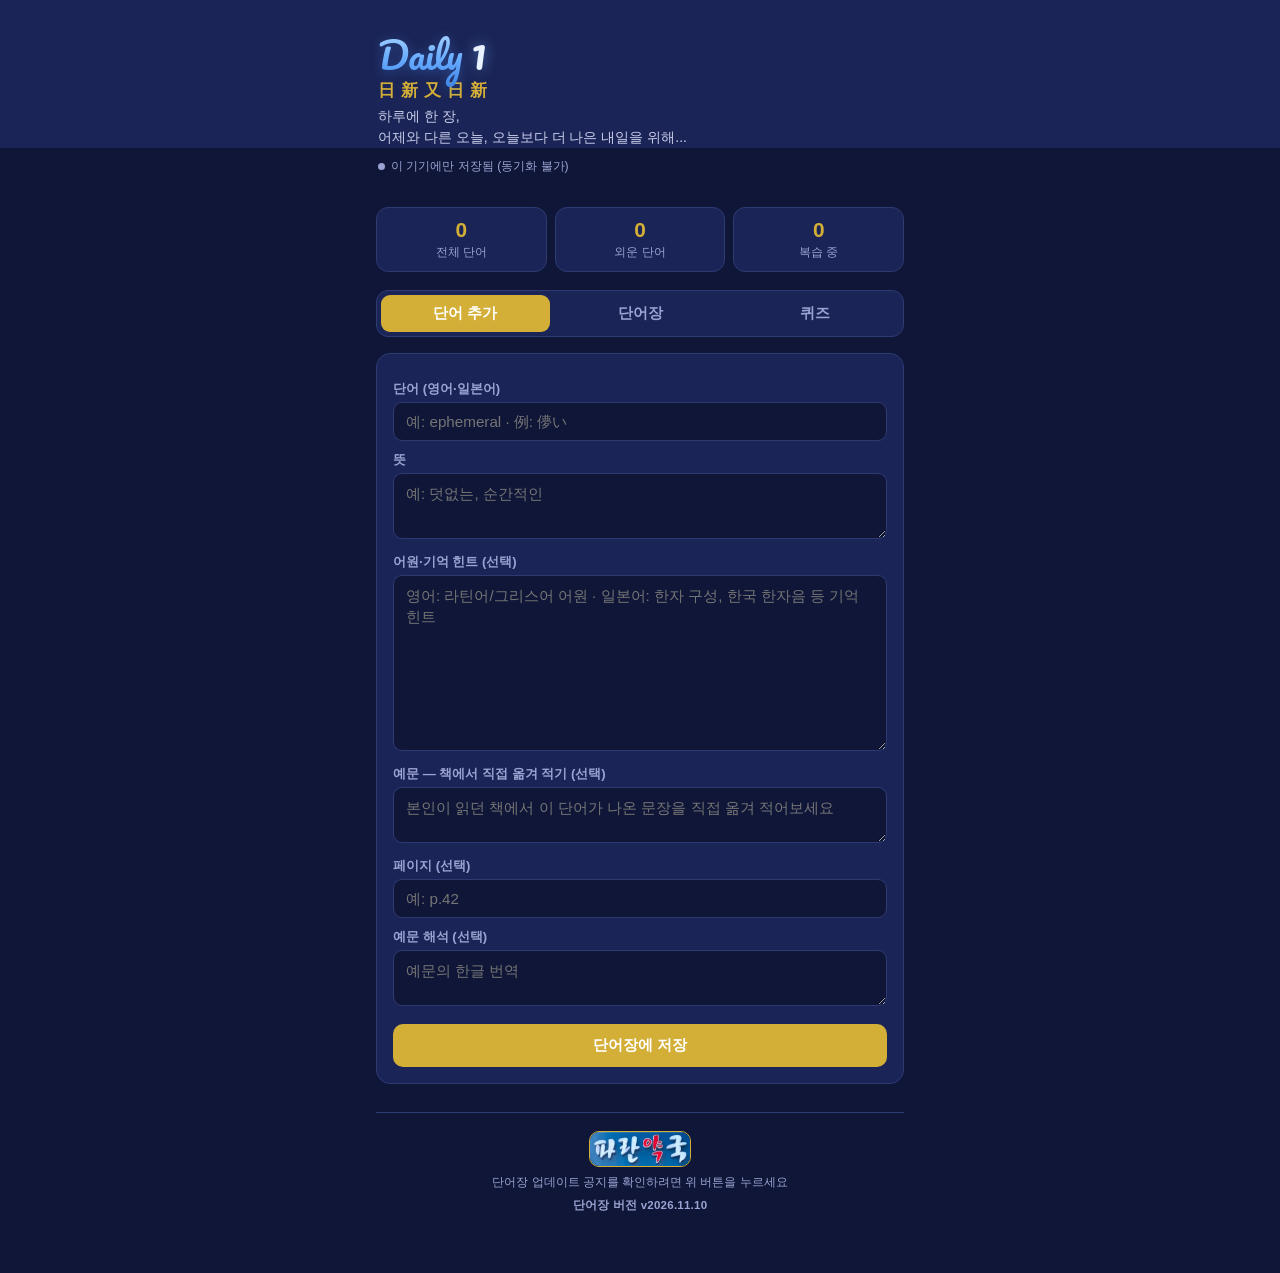
<file: study/voca-app.html>
<!DOCTYPE html>
<html lang="ko">
<head>
<meta charset="UTF-8">
<meta name="viewport" content="width=device-width, initial-scale=1, viewport-fit=cover">
<title>Daily 1</title>
<link rel="preconnect" href="https://fonts.googleapis.com">
<link rel="stylesheet" href="https://fonts.googleapis.com/css2?family=Pacifico&display=swap">
<style>
:root{
  color-scheme:dark;
  --bg:#0f1638; --card:#1a2456; --text:#f1e4c0; --sub:#9aa3d1;
  --accent:#d4af37; --accent-light:#2a3570; --border:#2e3a72; --good:#5a8a5a; --bad:#c65b5b;
  --navy:#1a2456; --navy-deep:#0f1638;
  box-sizing:border-box;
  padding-top:env(safe-area-inset-top,0px); padding-bottom:env(safe-area-inset-bottom,0px);
}
@media (prefers-color-scheme: dark){
  :root:not([data-theme="light"]){
    --bg:#0f1638; --card:#1a2456; --text:#f1e4c0; --sub:#9aa3d1;
    --accent:#d4af37; --accent-light:#2a3570; --border:#2e3a72;
  }
}
:root[data-theme="dark"]{
  --bg:#0f1638; --card:#1a2456; --text:#f1e4c0; --sub:#9aa3d1;
  --accent:#d4af37; --accent-light:#2a3570; --border:#2e3a72;
}
html{scroll-padding-top:env(safe-area-inset-top,0px);}
*{box-sizing:border-box;}
body{margin:0;background:var(--bg);background-image:linear-gradient(180deg, var(--navy) 0px, var(--navy) 148px, transparent 148px);color:var(--text);font-family:-apple-system,BlinkMacSystemFont,"Segoe UI",Roboto,sans-serif;min-height:100%;}
.wrap{max-width:560px;margin:0 auto;padding:20px 16px 60px;}
.titlebar{padding:6px 2px 16px;margin-bottom:16px;}
h1{font-size:1.4rem;margin:4px 0 2px;letter-spacing:-0.02em;color:#f1e4c0;}
.logo{font-family:'Pacifico','Brush Script MT',cursive;font-weight:400;font-size:2.3rem;line-height:1.15;margin:2px 0 2px;letter-spacing:0;}
.logo .lg-d{background:linear-gradient(180deg,#bfe0ff 0%,#6aaeff 55%,#3f86e8 100%);-webkit-background-clip:text;background-clip:text;color:transparent;-webkit-text-fill-color:transparent;filter:drop-shadow(0 2px 6px rgba(80,150,255,.35));}
.logo .lg-1{margin-left:.18em;font-size:1.15em;color:#e8f3ff;-webkit-text-fill-color:#e8f3ff;text-shadow:0 0 14px rgba(120,180,255,.55);}
.credit{font-size:0.88rem;color:#c9cdea;margin-bottom:0;line-height:1.5;}
.hanja{font-size:1.05rem;color:#d4af37;letter-spacing:0.35em;font-weight:700;margin:2px 0 4px;}
.syncstate{font-size:0.76rem;color:#9aa3d1;margin-top:10px;display:flex;align-items:center;gap:6px;}
.dot{width:7px;height:7px;border-radius:50%;background:#7fd68a;display:inline-block;}
.dot.off{background:#9aa3d1;}
.tabs{display:flex;gap:6px;background:var(--card);border:1px solid var(--border);border-radius:12px;padding:4px;margin-bottom:16px;}
.tab{flex:1;text-align:center;padding:9px 0;border-radius:9px;font-size:0.92rem;font-weight:600;color:var(--sub);cursor:pointer;user-select:none;}
.tab.active{background:var(--accent);color:#fff;}
.card{background:var(--card);border:1px solid var(--border);border-radius:14px;padding:16px;margin-bottom:14px;}
.row{display:flex;gap:8px;flex-wrap:wrap;margin-bottom:18px;}
.stat{flex:1;min-width:80px;background:var(--card);border:1px solid var(--border);border-radius:12px;padding:10px 12px;text-align:center;}
.stat .n{font-size:1.3rem;font-weight:700;color:var(--accent);}
.stat .l{font-size:0.75rem;color:var(--sub);margin-top:2px;}
label{display:block;font-size:0.82rem;color:var(--sub);margin:10px 0 4px;font-weight:600;}
input[type=text],textarea{width:100%;padding:10px 12px;border-radius:9px;border:1px solid var(--border);background:var(--bg);color:var(--text);font-size:0.95rem;font-family:inherit;}
textarea{resize:vertical;min-height:44px;}
button{font-family:inherit;cursor:pointer;border:none;}
button:disabled{opacity:0.5;cursor:default;}
.btn-main{width:100%;margin-top:14px;background:var(--accent);color:#fff;padding:11px;border-radius:10px;font-size:0.95rem;font-weight:700;}
.lookup-btn{background:var(--accent-light);color:var(--accent);padding:7px 12px;border-radius:8px;font-size:0.82rem;font-weight:600;}
.lookup-status{font-size:0.78rem;color:var(--sub);margin-top:6px;}
.ipa-row{display:flex;align-items:center;gap:10px;margin-top:6px;}
.ipa-text{font-size:0.85rem;color:var(--sub);font-family:"Times New Roman",serif;}
.speak-btn{background:var(--accent-light);color:var(--accent);padding:5px 10px;border-radius:8px;font-size:0.78rem;font-weight:600;}
.w-word-row{display:flex;align-items:center;gap:8px;cursor:pointer;}
.w-ipa{font-size:0.78rem;color:var(--sub);font-family:"Times New Roman",serif;}
.word-item{display:flex;justify-content:space-between;align-items:flex-start;gap:10px;padding:12px 0;border-bottom:1px solid var(--border);}
.word-item:last-child{border-bottom:none;}
.w-word{font-weight:700;font-size:1rem;}
.w-meaning{color:var(--sub);font-size:0.87rem;margin-top:2px;}
.w-ex{color:var(--sub);font-size:0.78rem;margin-top:4px;font-style:italic;}
.w-etym{color:var(--accent);font-size:0.92rem;line-height:1.5;margin-top:6px;background:var(--accent-light);padding:12px 14px;min-height:56px;border-radius:8px;text-align:left;}
.badge{font-size:0.7rem;padding:2px 7px;border-radius:20px;background:var(--accent-light);color:var(--accent);white-space:nowrap;margin-top:2px;display:inline-block;}
.edit-btn{background:none;color:var(--accent);font-size:0.78rem;padding:4px 6px;flex-shrink:0;}
.edit-form{padding:12px 0;border-bottom:1px solid var(--border);}
.edit-form label{margin:8px 0 3px;}
.edit-form .ef-btns{display:flex;gap:8px;margin-top:12px;}
.edit-form .ef-btns button{flex:1;padding:10px;border-radius:10px;font-weight:700;font-size:0.9rem;}
.ef-save{background:var(--accent);color:#0f1638;}
.ef-cancel{background:var(--accent-light);color:var(--sub);}
.ef-msg{font-size:0.78rem;color:#f2a5a5;margin-top:6px;min-height:16px;}
.del{background:none;color:var(--sub);font-size:0.78rem;padding:4px 6px;flex-shrink:0;}
.empty{text-align:center;color:var(--sub);padding:30px 10px;font-size:0.9rem;}
.qcard{text-align:center;padding:26px 16px;}
.qword{font-size:1.6rem;font-weight:800;margin-bottom:6px;}
.qhint{color:var(--sub);font-size:0.8rem;margin-bottom:20px;}
.opt{display:block;width:100%;text-align:left;padding:12px 14px;margin-bottom:9px;border-radius:10px;border:1px solid var(--border);background:var(--bg);color:var(--text);font-size:0.92rem;}
.opt.correct{background:#213a21;border-color:var(--good);color:#9ad99a;}
.opt.wrong{background:#3a2121;border-color:var(--bad);color:#f2a5a5;}
:root[data-theme="dark"] .opt.correct,:root:not([data-theme="light"]) .opt.correct{background:#213a21;}
:root[data-theme="dark"] .opt.wrong,:root:not([data-theme="light"]) .opt.wrong{background:#3a2121;}
.qfeedback{min-height:22px;font-size:0.88rem;font-weight:600;margin-bottom:10px;}
.flash{background:var(--card);border:1px solid var(--border);border-radius:16px;padding:40px 16px;text-align:center;min-height:140px;display:flex;align-items:center;justify-content:center;flex-direction:column;cursor:pointer;}
.flashrow{display:flex;gap:8px;margin-top:14px;}
.flashrow button{flex:1;padding:11px;border-radius:10px;font-weight:700;font-size:0.88rem;}
.know{background:var(--good);color:#fff;}
.dontknow{background:var(--bad);color:#fff;}
.stat.clickable{cursor:pointer;user-select:none;}
.stat.clickable:active{background:var(--accent-light);}
.filterbar{display:flex;gap:6px;flex-wrap:wrap;margin-bottom:8px;}
.listsearch{position:relative;margin-bottom:12px;}
.listsearch input{padding-right:36px;}
#listSearchClear{position:absolute;right:6px;top:6px;width:28px;height:28px;border:none;border-radius:50%;background:var(--border);color:var(--text);font-size:.8rem;cursor:pointer;}
.ls-count{margin-top:6px;font-size:.78rem;color:var(--sub);}
.chip{background:var(--bg);color:var(--sub);border:1px solid var(--border);padding:6px 12px;border-radius:20px;font-size:0.8rem;font-weight:600;}
.chip.on{background:var(--accent);color:#0f1638;border-color:var(--accent);}
.progress{font-size:1rem;font-weight:700;color:var(--accent);text-align:center;margin-bottom:10px;}
.optn{display:inline-block;min-width:22px;height:22px;line-height:22px;margin-right:10px;border-radius:50%;background:var(--accent-light);color:var(--accent);font-size:0.78rem;font-weight:700;text-align:center;vertical-align:middle;}
.sent{padding:10px 0;border-bottom:1px solid var(--border);}
.sent:last-child{border-bottom:none;}
.sent .en{font-size:1.02rem;line-height:1.7;}
.sent .ko{font-size:0.86rem;line-height:1.55;color:var(--sub);margin-top:4px;}
.tok{cursor:pointer;border-radius:4px;padding:0 1px;}
select{width:100%;padding:10px 12px;border-radius:9px;border:1px solid var(--border);background:var(--bg);color:var(--text);font-size:0.95rem;font-family:inherit;}
.sent .rd{font-size:0.8rem;color:var(--sub);margin-top:2px;opacity:.9;}
.tok:active,.tok.sel{background:var(--accent-light);}
.tok.known{border-bottom:2px solid var(--accent);}
.sheet{position:fixed;left:0;right:0;bottom:0;z-index:20;background:var(--card);border-top:1px solid var(--border);box-shadow:0 -6px 20px rgba(0,0,0,0.18);padding:14px 16px calc(14px + env(safe-area-inset-bottom,0px));max-width:560px;margin:0 auto;border-radius:16px 16px 0 0;}
.sheet-ko{font-size:0.82rem;color:var(--sub);margin-bottom:8px;line-height:1.5;max-height:64px;overflow:auto;}
.sheet-btns{display:flex;gap:8px;margin-top:10px;align-items:center;}
.maker{display:flex;flex-direction:column;align-items:center;gap:8px;margin:28px auto 0;padding:18px 16px 0;border-top:1px solid var(--border);color:var(--sub);text-align:center;}
.maker-logo{width:170px;max-width:60%;height:auto;border-radius:10px;border:1px solid var(--accent);}
.maker-link{display:block;line-height:0;}
.maker-sub{font-size:0.72rem;}
</style>
</head>
<body>
<div class="wrap">
  <div class="titlebar">
    <h1 class="logo" aria-label="Daily 1"><span class="lg-d">Daily</span><span class="lg-1">1</span></h1>
    <div class="hanja">日新又日新</div>
    <div class="credit">하루에 한 장,<br>어제와 다른 오늘, 오늘보다 더 나은 내일을 위해...</div>
    <div class="syncstate" id="syncState"></div>
  </div>

  <div class="row">
    <div class="stat clickable" data-filter="all"><div class="n" id="statTotal">0</div><div class="l">전체 단어</div></div>
    <div class="stat clickable" data-filter="mastered"><div class="n" id="statMastered">0</div><div class="l">외운 단어</div></div>
    <div class="stat clickable" data-filter="learning"><div class="n" id="statLearning">0</div><div class="l">복습 중</div></div>
  </div>

  <div class="tabs">
    <div class="tab active" data-tab="add">단어 추가</div>
    <div class="tab" data-tab="list">단어장</div>
    <div class="tab" data-tab="quiz">퀴즈</div>
    <div class="tab" data-tab="scan" id="scanTab" style="display:none;">사진번역</div>
  </div>

  <div id="panel-add">
    <div class="card">
      <label>단어 (영어·일본어)</label>
      <input type="text" id="inWord" placeholder="예: ephemeral · 例: 儚い" autocapitalize="none" autocorrect="off" autocomplete="off" spellcheck="false">
      <div id="ipaRow" class="ipa-row" style="display:none;">
        <span id="ipaDisplay" class="ipa-text"></span>
        <button type="button" class="speak-btn" id="speakPreviewBtn">🔊 발음 듣기</button>
      </div>
      <div id="lookupRow" style="display:none;margin-top:6px;">
        <button type="button" class="lookup-btn" id="lookupBtn">🔍 사전에서 자동으로 뜻 찾기</button>
        <div id="lookupStatus" class="lookup-status"></div>
      </div>
      <label>뜻</label>
      <textarea id="inMeaning" style="min-height:66px;" placeholder="예: 덧없는, 순간적인"></textarea>
      <label>어원·기억 힌트 (선택)</label>
      <textarea id="inEtymology" style="min-height:176px;" placeholder="영어: 라틴어/그리스어 어원 · 일본어: 한자 구성, 한국 한자음 등 기억 힌트"></textarea>
      <label>예문 — 책에서 직접 옮겨 적기 (선택)</label>
      <textarea id="inExample" placeholder="본인이 읽던 책에서 이 단어가 나온 문장을 직접 옮겨 적어보세요" spellcheck="true" lang="en"></textarea>
      <div id="spellRow" style="display:none;margin-top:6px;">
        <button type="button" class="lookup-btn" id="spellBtn">✏️ 오타 확인</button>
        <div id="spellStatus" class="lookup-status"></div>
        <div id="spellSuggestions"></div>
      </div>
      <div id="translateRow" style="display:none;margin-top:6px;">
        <button type="button" class="lookup-btn" id="translateBtn">🌐 이 문장 해석하기</button>
        <div id="translateStatus" class="lookup-status"></div>
      </div>
      <label>페이지 (선택)</label>
      <input type="text" id="inPage" placeholder="예: p.42">
      <label>예문 해석 (선택)</label>
      <textarea id="inExampleKo" placeholder="예문의 한글 번역"></textarea>
      <button class="btn-main" id="addBtn">단어장에 저장</button>
    </div>
  </div>

  <div id="panel-list" style="display:none;">
    <div id="fillEtymRow" style="display:none;margin-bottom:10px;">
      <button type="button" class="lookup-btn" id="fillEtymBtn">🏛️ 기존 단어 어원 채우기</button>
      <div id="fillEtymStatus" class="lookup-status"></div>
    </div>
    <div class="card" id="listCard"></div>
  </div>
  <div id="panel-quiz" style="display:none;"><div class="card" id="quizCard"></div></div>

  <div id="panel-scan" style="display:none;">
    <div class="card">
      <label style="margin-top:0;" for="scanLang">글 언어</label>
      <select id="scanLang">
        <option value="auto">자동으로 알아보기</option>
        <option value="en">영어</option>
        <option value="ja">일본어</option>
      </select>
      <div class="lookup-status">영어와 일본어를 지원해요. 사진을 찍거나 글을 붙여넣으면 한국어로 번역해 줘요. 모르면 “자동으로 알아보기”로 두세요.</div>
    </div>
    <div class="card" id="scanPhotoCard" style="display:none;">
      <input type="file" id="scanFile" accept="image/*" style="display:none;">
      <button class="btn-main" id="scanPick" style="margin-top:0;">📷 사진 선택</button>
      <img id="scanPreview" alt="" style="display:none;margin-top:10px;border-radius:10px;width:100%;max-height:220px;object-fit:contain;background:var(--bg);">
      <button class="btn-main" id="scanGo" style="display:none;">🌐 사진 번역하기</button>
      <div id="scanStatus" class="lookup-status"></div>
    </div>
    <div class="card">
      <label style="margin-top:0;">원문 붙여넣기</label>
      <textarea id="scanText" style="min-height:120px;" placeholder="여기에 본문을 붙여넣으세요 (한 번에 한 페이지 분량 정도)"></textarea>
      <div class="lookup-status">팁: 사진 선택이 안 되면, 아이폰·아이패드는 사진 앱에서 사진 속 글자를 길게 눌러 복사하고(텍스트 인식), 안드로이드는 Google 렌즈의 "텍스트 복사"를 쓰세요.</div>
      <button class="btn-main" id="scanTextGo">🌐 붙여넣은 글 번역하기</button>
      <button type="button" class="lookup-btn" id="scanClear" style="margin-top:10px;">🗑️ 붙여넣은 글과 번역 지우기</button>
    </div>
    <div class="card" id="scanResult" style="display:none;"></div>
  </div>

  <div class="maker">
    <a class="maker-link" href="https://namyaksa.github.io/study/index.html?notice=1&amp;v=20261110" target="_blank" rel="noopener noreferrer" title="단어장 업데이트 공지로 가기"><img class="maker-logo" alt="파란약국" src="[data-uri]"></a>
    <div class="maker-sub">단어장 업데이트 공지를 확인하려면 위 버튼을 누르세요</div>
    <div class="maker-sub" id="appVer" style="font-weight:700;letter-spacing:.02em;">단어장 버전 v2026.10.34</div>
  </div>
</div>

<script>
let words = [];
let dbCap = null, userCap = null, sampleCap = null, uid = null, wordsCol = null;
const LS_KEY = 'vocab_words_v1'; // legacy local key, used for one-time migration

const LANGS = { en:{name:'영어',bcp:'en-US'}, ja:{name:'일본어',bcp:'ja-JP'} };
let addLang = 'en'; // 단어 추가 화면에서 다루는 단어의 언어 (사진번역에서 누른 단어는 그 글의 언어)
let speakToken = 0;
function speakWord(text, times, lang){
  times = times || 5;
  if(!('speechSynthesis' in window)) { alert('이 브라우저는 음성 재생을 지원하지 않아요.'); return; }
  window.speechSynthesis.cancel();
  const my = ++speakToken;
  let i = 0;
  // 한 번 들려준 뒤 0.8초 쉬었다가 다시 들려줘요 (속도는 기존 그대로)
  const next = ()=>{
    if(my !== speakToken || i >= times) return;
    i++;
    const u = new SpeechSynthesisUtterance(text);
    u.lang = (LANGS[lang] || LANGS.en).bcp;
    u.rate = 0.9;
    u.onend = ()=>{ setTimeout(next, 800); };
    u.onerror = ()=>{};
    window.speechSynthesis.speak(u);
  };
  next();
}

function autoGrow(el, min){
  el.style.height = 'auto';
  el.style.height = Math.max(min, el.scrollHeight + 4) + 'px';
}
function resizeFields(){
  autoGrow(document.getElementById('inMeaning'), 66);
  autoGrow(document.getElementById('inEtymology'), 176);
}
document.getElementById('inMeaning').addEventListener('input', ()=>autoGrow(document.getElementById('inMeaning'), 66));
document.getElementById('inEtymology').addEventListener('input', ()=>autoGrow(document.getElementById('inEtymology'), 176));

// 첫 글자만 대문자인 일반 단어(Ephemeral)는 소문자로 바꿔요. NASA처럼 여러 대문자가 있는 말은 그대로 둬요.
// 직접 입력한 단어에 일본어(가나·한자)가 있으면 일본어로, 영문뿐이면 영어로 다뤄요
function autoLang(w){ if(/[\u3040-\u30ff\u3400-\u9fff]/.test(w)) addLang='ja'; else if(/[A-Za-z]/.test(w)) addLang='en'; }
function lowerFirst(w){ return /^[A-Z][a-z'’-]*$/.test(w) ? w.charAt(0).toLowerCase()+w.slice(1) : w; }
let currentIpa = '';
let lastLookupWord = '';

async function doLookup(opts){
  opts = opts || {};
  const wordEl = document.getElementById('inWord');
  const meaningEl = document.getElementById('inMeaning');
  const etymEl = document.getElementById('inEtymology');
  const exampleEl = document.getElementById('inExample');
  const exampleKoEl = document.getElementById('inExampleKo');
  const statusEl = document.getElementById('lookupStatus');
  wordEl.value = lowerFirst(wordEl.value.trim());
  const w = wordEl.value;
  autoLang(w);
  if(!w || !sampleCap) return;
  statusEl.textContent = '사전에서 찾는 중...';
  document.getElementById('lookupBtn').disabled = true;
  try{
    const promptEn = `너는 영어-한국어 사전이다. 다음 영어 단어 또는 짧은 표현을 분석해줘: "${w}"${opts.context ? '\n이 단어가 쓰인 문장: "' + opts.context.en + '"\n뜻은 이 문장에서 쓰인 의미를 우선으로 해라.' : ''}\n반드시 아래 JSON 형식으로만 답해라. 다른 텍스트, 설명, 마크다운 코드블록 없이 순수 JSON만 출력해라.\n{"meaning": "한국어 뜻. 단어가 동사의 변화형(과거형, 과거분사형, -ing형, 3인칭 단수형 등)이면 반드시 맨 앞에 '[원형 - 과거형 - 과거분사형]'을 적고(예: '[go - went - gone]', 규칙동사는 '[walk - walked - walked]'), 이어서 이 변화형이 이 문장에서 가지는 의미(예: '갔다')와 원형의 기본 뜻을 간결하게 적어라. 변화형이 아니면 간결한 한국어 뜻만 적어라(여러 의미면 쉼표로 구분).", "ipa": "국제음성기호(IPA) 발음 표기, 슬래시 포함 (예: /ɪˈfem.ər.əl/)", "etymology": "이 단어의 라틴어/그리스어 등 어원과, 그 어원을 이용해 뜻을 기억하기 쉽게 풀어주는 짧은 한국어 설명 (예: '라틴어 ephemerus(하루살이의)에서 유래 — 하루밖에 못 사는 것처럼 덧없다는 의미로 기억하면 좋아요'). 어원이 불분명한 표현이면 빈 문자열.", "example": "이 단어를 사용한 짧고 자연스러운 원문 영어 예문 (직접 창작, 실제 책이나 저작물에서 인용하지 말 것)", "exampleKo": "위 예문의 자연스러운 한글 번역"}\n만약 이 단어를 모르거나 사전에 없는 표현이면 {"meaning": "", "ipa": "", "etymology": "", "example": "", "exampleKo": ""}로 답해라.`;
    const ln = (LANGS[addLang]||LANGS.en).name;
    const promptOther = `너는 ${ln}-한국어 사전이다. 다음 ${ln} 단어 또는 짧은 표현을 분석해줘: "${w}"${opts.context ? '\n이 단어가 쓰인 문장: "' + opts.context.en + '"\n뜻은 이 문장에서 쓰인 의미를 우선으로 해라.' : ''}\n반드시 아래 JSON 형식으로만 답해라. 다른 텍스트, 설명, 마크다운 코드블록 없이 순수 JSON만 출력해라.\n{"meaning": "한국어 뜻. 동사·형용사의 활용형이면 맨 앞에 '[기본형]'을 적고, 이어서 이 문장에서의 의미와 기본형의 뜻을 간결하게 적어라. 아니면 간결한 한국어 뜻만(여러 의미면 쉼표로 구분).", "ipa": "발음 표기. 일본어는 히라가나 읽기와 로마자", "etymology": "일본어 단어를 기억하는 데 도움이 되는 짧은 한국어 힌트. 한자어면 한자 구성(각 한자의 뜻)과 한국 한자음·한국어 한자어와의 연결(예: 같은 한자를 쓰는 한국어 단어)을 풀어주고, 순수 일본어(와고)면 훈독의 뜻 풀이나 연상 팁, 외래어면 원어(예: 영어)를 알려줘라. 불분명하면 빈 문자열.", "example": "이 단어를 사용한 짧고 자연스러운 ${ln} 예문 (직접 창작, 실제 저작물에서 인용하지 말 것)", "exampleKo": "위 예문의 자연스러운 한글 번역"}\n이 단어를 모르거나 없는 표현이면 {"meaning": "", "ipa": "", "etymology": "", "example": "", "exampleKo": ""}로 답해라.`;
    const prompt = addLang === 'en' ? promptEn : promptOther;
    const result = await sampleCap.json(prompt);
    lastLookupWord = w;
    if(result && result.meaning){
      meaningEl.value = result.meaning;
      autoGrow(meaningEl, 66);
      if(result.etymology && !etymEl.value.trim()) etymEl.value = result.etymology;
      etymEl.style.height = 'auto'; etymEl.style.height = Math.max(176, etymEl.scrollHeight + 4) + 'px';
      if(opts.context){
        exampleEl.value = opts.context.en;
        exampleKoEl.value = opts.context.ko || '';
      } else {
        if(result.example) exampleEl.value = result.example;
        if(result.exampleKo) exampleKoEl.value = result.exampleKo;
      }
      currentIpa = result.ipa || '';
      const ipaRow = document.getElementById('ipaRow');
      if(currentIpa){ document.getElementById('ipaDisplay').textContent = currentIpa; ipaRow.style.display = 'flex'; }
      else { ipaRow.style.display = 'none'; }
      statusEl.textContent = '✓ 찾았어요. 필요하면 수정해주세요.';
      const has = exampleEl.value.trim().length > 0;
      document.getElementById('translateRow').style.display = (has && sampleCap) ? '' : 'none';
    } else {
      statusEl.textContent = '사전에서 찾지 못했어요. 직접 입력해주세요.';
    }
  }catch(e){
    statusEl.textContent = '조회에 실패했어요. 직접 입력해주세요.';
  }
  document.getElementById('lookupBtn').disabled = false;
  setTimeout(()=>{ statusEl.textContent = ''; }, 4000);
}

async function doSpellCheck(){
  const exEl = document.getElementById('inExample');
  const statusEl = document.getElementById('spellStatus');
  const suggEl = document.getElementById('spellSuggestions');
  const text = exEl.value.trim();
  if(!text || !sampleCap) return;
  statusEl.textContent = '오타 확인하는 중...';
  suggEl.innerHTML = '';
  document.getElementById('spellBtn').disabled = true;
  try{
    const prompt = `다음 영어 문장에서 철자가 틀린 단어가 있는지 확인해줘. 문법이나 어색한 표현이 아니라 '명백한 오타(스펠링 실수)'만 찾아라.\n"${text}"\n반드시 아래 JSON 형식으로만 답해라. 다른 텍스트 없이 순수 JSON만 출력해라.\n{"corrections": [{"original": "오타난 단어", "suggestion": "올바른 철자"}]}\n오타가 없으면 {"corrections": []}로 답해라.`;
    const result = await sampleCap.json(prompt);
    const corrections = (result && Array.isArray(result.corrections)) ? result.corrections : [];
    if(corrections.length === 0){
      statusEl.textContent = '✓ 오타가 없어 보여요.';
      setTimeout(()=>{ statusEl.textContent = ''; }, 3000);
    } else {
      statusEl.textContent = '';
      suggEl.innerHTML = corrections.map((c,i)=>
        `<button type="button" class="lookup-btn" data-i="${i}" style="margin:4px 4px 0 0;">${escapeHtml(c.original)} → ${escapeHtml(c.suggestion)}</button>`
      ).join('');
      suggEl.querySelectorAll('button').forEach(btn=>{
        btn.addEventListener('click', ()=>{
          const c = corrections[Number(btn.dataset.i)];
          const re = new RegExp('\\b' + c.original.replace(/[.*+?^${}()|[\]\\]/g, '\\$&') + '\\b', 'i');
          exEl.value = exEl.value.replace(re, c.suggestion);
          btn.disabled = true;
          btn.style.opacity = '0.5';
        });
      });
    }
  }catch(e){
    statusEl.textContent = '오타 확인에 실패했어요.';
    setTimeout(()=>{ statusEl.textContent = ''; }, 3000);
  }
  document.getElementById('spellBtn').disabled = false;
}

async function doTranslateExample(){
  const exEl = document.getElementById('inExample');
  const koEl = document.getElementById('inExampleKo');
  const statusEl = document.getElementById('translateStatus');
  const text = exEl.value.trim();
  if(!text || !sampleCap) return;
  statusEl.textContent = '해석하는 중...';
  document.getElementById('translateBtn').disabled = true;
  try{
    const prompt = `다음 ${(LANGS[addLang]||LANGS.en).name} 문장을 자연스러운 한국어로 번역해줘.\n"${text}"\n반드시 아래 JSON 형식으로만 답해라. 다른 텍스트 없이 순수 JSON만 출력해라.\n{"translation": "한국어 번역문"}`;
    const result = await sampleCap.json(prompt);
    if(result && result.translation){
      koEl.value = result.translation.trim();
      statusEl.textContent = '✓ 해석 완료. 필요하면 수정해주세요.';
    } else {
      statusEl.textContent = '해석에 실패했어요. 직접 입력해주세요.';
    }
  }catch(e){
    statusEl.textContent = '해석에 실패했어요. 직접 입력해주세요.';
  }
  document.getElementById('translateBtn').disabled = false;
  setTimeout(()=>{ statusEl.textContent = ''; }, 4000);
}

function setSyncState(state){
  const el = document.getElementById('syncState');
  if(state === 'synced') el.innerHTML = '';
  else if(state === 'local') el.innerHTML = '<span class="dot off"></span><span>이 기기에만 저장됨 (동기화 불가)</span>';
  else el.innerHTML = '';
}

function escapeHtml(s){ return s.replace(/[&<>"']/g, c=>({'&':'&amp;','<':'&lt;','>':'&gt;','"':'&quot;',"'":'&#39;'}[c])); }

function renderStats(){
  document.getElementById('statTotal').textContent = words.length;
  document.getElementById('statMastered').textContent = words.filter(w=>w.mastered).length;
  document.getElementById('statLearning').textContent = words.filter(w=>!w.mastered).length;
}

// 탭을 떠날 때 스크롤 위치를 기억했다가, 돌아오면 공부하던 자리로 되돌려요.
let curTab = 'add';
const tabScroll = {};
function restoreScroll(name){
  const y = tabScroll[name];
  if(typeof y !== 'number') return;
  const go = ()=>window.scrollTo(0, y);
  go(); requestAnimationFrame(go); setTimeout(go, 60); setTimeout(go, 250);
}
function switchTab(name){
  if(name !== curTab){ tabScroll[curTab] = window.scrollY || document.documentElement.scrollTop || 0; }
  const prevTab = curTab; curTab = name;
  document.querySelectorAll('.tab').forEach(t=>t.classList.toggle('active', t.dataset.tab===name));
  document.getElementById('panel-add').style.display = name==='add' ? '' : 'none';
  document.getElementById('panel-list').style.display = name==='list' ? '' : 'none';
  document.getElementById('panel-quiz').style.display = name==='quiz' ? '' : 'none';
  document.getElementById('panel-scan').style.display = name==='scan' ? '' : 'none';
  if(name==='scan') renderScanResult();
  if(name==='list') renderList();
  if(name==='quiz') startQuiz();
  if(name!==prevTab){
    if(name==='scan' || name==='list') restoreScroll(name);
    else window.scrollTo(0, 0);
  }
}
document.querySelectorAll('.tab').forEach(t=>t.addEventListener('click', ()=>{ returnToScan = false; if(!document.getElementById('inWord').value.trim()) addLang = 'en'; switchTab(t.dataset.tab); }));
document.getElementById('lookupBtn').addEventListener('click', doLookup);
document.getElementById('inWord').addEventListener('keydown', (e)=>{
  if(e.key !== 'Enter' || e.isComposing) return;
  e.preventDefault();
  if(document.getElementById('lookupBtn').disabled) return;
  doLookup({silent:true});
});
document.getElementById('speakPreviewBtn').addEventListener('click', ()=>{
  const w = document.getElementById('inWord').value.trim();
  if(w){ autoLang(w); speakWord(w, 5, addLang); }
});
document.getElementById('inWord').addEventListener('input', ()=>{
  currentIpa = '';
  document.getElementById('ipaRow').style.display = 'none';
});
document.getElementById('inWord').addEventListener('blur', ()=>{
  document.getElementById('inWord').value = lowerFirst(document.getElementById('inWord').value.trim());
  const w = document.getElementById('inWord').value;
  if(!sampleCap || !w) return;
  if(w === lastLookupWord) return; // already looked up this exact word
  // the word changed since the last lookup — clear stale fields from the
  // previous word and look this one up fresh, without the overwrite prompt
  document.getElementById('inMeaning').value = '';
  document.getElementById('inEtymology').value = '';
  document.getElementById('inExample').value = '';
  document.getElementById('inExampleKo').value = '';
  document.getElementById('spellRow').style.display = 'none';
  currentIpa = '';
  document.getElementById('ipaRow').style.display = 'none';
  document.getElementById('translateRow').style.display = 'none';
  resizeFields();
  doLookup({ silent: true });
});
document.getElementById('translateBtn').addEventListener('click', doTranslateExample);
document.getElementById('spellBtn').addEventListener('click', doSpellCheck);
document.getElementById('inExample').addEventListener('input', ()=>{
  const has = document.getElementById('inExample').value.trim().length > 0;
  document.getElementById('translateRow').style.display = (has && sampleCap) ? '' : 'none';
  document.getElementById('spellRow').style.display = (has && sampleCap && addLang==='en') ? '' : 'none';
  document.getElementById('spellSuggestions').innerHTML = '';
  document.getElementById('spellStatus').textContent = '';
});
document.getElementById('inExample').addEventListener('blur', ()=>{
  const text = document.getElementById('inExample').value.trim();
  const ko = document.getElementById('inExampleKo').value.trim();
  if(sampleCap && text && !ko) doTranslateExample();
});

async function addWordEntry(w, m, etym, ex, exKo, ipa, page){
  const data = { lang: addLang, word: w, meaning: m, ipa: ipa || '', etymology: etym || '', example: ex || '', exampleKo: exKo || '', page: page || '', mastered: false, correctStreak: 0, addedAt: Date.now() };
  if(wordsCol){
    try{ await wordsCol.add(data); }catch(e){ alert('저장에 실패했어요. 잠시 후 다시 시도해주세요.'); }
  } else {
    words.unshift({ id: 'local_'+Date.now().toString(36)+Math.random().toString(36).slice(2), ...data });
    saveLocal(); renderStats();
  }
}

document.getElementById('addBtn').addEventListener('click', async ()=>{
  const w = lowerFirst(document.getElementById('inWord').value.trim());
  const m = document.getElementById('inMeaning').value.trim();
  const etym = document.getElementById('inEtymology').value.trim();
  const ex = document.getElementById('inExample').value.trim();
  const exKo = document.getElementById('inExampleKo').value.trim();
  const page = document.getElementById('inPage').value.trim();
  autoLang(w);
  if(!w || !m){
    const st = document.getElementById('lookupStatus');
    st.textContent = '단어와 뜻을 입력해주세요.';
    document.getElementById('lookupRow').style.display = '';
    setTimeout(()=>{ st.textContent = ''; }, 3000);
    return;
  }
  await addWordEntry(w, m, etym, ex, exKo, currentIpa, page);
  addLang = 'en';
  document.getElementById('inWord').value='';
  document.getElementById('inMeaning').value='';
  document.getElementById('inEtymology').value='';
  document.getElementById('inExample').value='';
  document.getElementById('inExampleKo').value='';
  document.getElementById('inPage').value='';
  document.getElementById('ipaRow').style.display = 'none';
  document.getElementById('translateRow').style.display = 'none';
  document.getElementById('spellRow').style.display = 'none';
  currentIpa = '';
  resizeFields();
  if(returnToScan){ returnToScan = false; switchTab('scan'); }
  else document.getElementById('inWord').focus();
});

async function deleteWord(id){
  if(wordsCol){
    try{ await wordsCol.doc(id).delete(); }catch(e){}
  } else {
    words = words.filter(w=>w.id!==id);
    saveLocal(); renderStats(); renderList();
  }
}

async function updateWord(id, patch){
  const w = words.find(x=>x.id===id);
  if(!w) return;
  Object.assign(w, patch);
  if(wordsCol){
    try{ await wordsCol.doc(id).update(patch); }catch(e){}
  } else {
    saveLocal();
  }
  renderStats();
}

async function fillMissingEtymology(){
  const missing = words.filter(w=>!w.etymology || !w.etymology.trim());
  if(missing.length===0 || !sampleCap) return;
  const btn = document.getElementById('fillEtymBtn');
  const statusEl = document.getElementById('fillEtymStatus');
  btn.disabled = true;
  let done = 0;
  for(const w of missing){
    statusEl.textContent = `${w.word} 어원·힌트 찾는 중... (${done+1}/${missing.length})`;
    try{
      const prompt = w.lang==='ja'
        ? `너는 일본어-한국어 사전이다. 다음 일본어 단어를 기억하기 쉽게 도와줘: "${w.word}"\n반드시 아래 JSON 형식으로만 답해라. 다른 텍스트 없이 순수 JSON만 출력해라.\n{"etymology": "한자어면 한자 구성(각 한자의 뜻)과 한국 한자음·한국어 한자어와의 연결, 순수 일본어면 훈독 뜻풀이나 연상 팁, 외래어면 원어를 알려주는 짧은 한국어 힌트. 불분명하면 빈 문자열."}`
        : `너는 영어 어원 사전이다. 다음 영어 단어의 라틴어/그리스어 등 어원을 알려줘: "${w.word}"\n반드시 아래 JSON 형식으로만 답해라. 다른 텍스트 없이 순수 JSON만 출력해라.\n{"etymology": "이 단어의 어원과, 그 어원을 이용해 뜻을 기억하기 쉽게 풀어주는 짧은 한국어 설명. 어원이 불분명하면 빈 문자열."}`;
      const result = await sampleCap.json(prompt);
      if(result && result.etymology){
        await updateWord(w.id, { etymology: result.etymology });
      }
    }catch(e){}
    done++;
  }
  statusEl.textContent = `✓ ${done}개 단어의 어원을 채웠어요.`;
  btn.disabled = false;
  renderList();
  setTimeout(()=>{ statusEl.textContent = ''; }, 4000);
}

function renderList(){
  const el = document.getElementById('listCard');
  const fillRow = document.getElementById('fillEtymRow');
  const missingCount = words.filter(w=>!w.etymology || !w.etymology.trim()).length;
  fillRow.style.display = (sampleCap && missingCount>0) ? '' : 'none';
  if(words.length===0){ el.innerHTML = '<div class="empty">아직 저장한 단어가 없어요.<br>단어 추가 탭에서 시작해보세요!</div>'; return; }
  const q = listQuery.trim().toLowerCase();
  const hit = w=> !q || [w.word,w.meaning,w.etymology,w.example,w.exampleKo,w.page].some(t=>String(t||'').toLowerCase().includes(q));
  const shown = words.filter(w=> (listFilter==='mastered' ? w.mastered : listFilter==='learning' ? !w.mastered : true) && hit(w));
  el.innerHTML = shown.map(w=> w.id===editId ? editFormHtml(w) : `
    <div class="word-item">
      <div style="flex:1;min-width:0;">
        <div class="w-word-row" data-speak="${escapeHtml(w.word)}" data-lang="${w.lang||'en'}">
          <span class="w-word">${escapeHtml(w.word)}</span>${w.lang && w.lang!=='en' && LANGS[w.lang] ? `<span class="badge" style="margin:0;">${LANGS[w.lang].name}</span>` : ''}
          ${w.ipa ? `<span class="w-ipa">${escapeHtml(w.ipa)}</span>` : ''}
          <span class="speak-btn" data-speak="${escapeHtml(w.word)}" data-lang="${w.lang||'en'}">🔊</span>
        </div>
        <div class="w-meaning">${escapeHtml(w.meaning)}</div>
        ${w.etymology ? `<div class="w-etym">${w.lang==='ja'?'🧠':'🏛️'} ${escapeHtml(w.etymology)}</div>` : ''}
        ${w.example ? `<div class="w-ex">"${escapeHtml(w.example)}"${w.page ? ` <span style="opacity:0.7;">(${escapeHtml(w.page)})</span>` : ''}</div>` : ''}
        ${w.exampleKo ? `<div class="w-ex">→ ${escapeHtml(w.exampleKo)}</div>` : ''}
        <span class="badge">${w.mastered ? '✓ 외움' : '복습 중'}</span>
      </div>
      <div style="display:flex;flex-direction:column;gap:2px;align-items:flex-end;flex-shrink:0;"><button class="del" data-id="${w.id}">삭제</button><button class="edit-btn" data-edit="${w.id}">✏️ 수정</button></div>
    </div>
  `).join('');
  el.querySelectorAll('.del').forEach(btn=>{
    btn.addEventListener('click', ()=>deleteWord(btn.dataset.id));
  });
  el.querySelectorAll('.edit-btn').forEach(btn=>{
    btn.addEventListener('click', ()=>{ editId = btn.dataset.edit; renderList(); const f=document.getElementById('editForm'); if(f) f.scrollIntoView({block:'center'}); });
  });
  const ef = document.getElementById('editForm');
  if(ef){
    document.getElementById('efCancel').addEventListener('click', ()=>{ editId = null; renderList(); });
    document.getElementById('efSave').addEventListener('click', async ()=>{
      const w = words.find(x=>x.id===editId); if(!w) { editId = null; renderList(); return; }
      const v = id=>document.getElementById(id).value.trim();
      const nw = v('efWord'), nm = v('efMeaning');
      if(!nw || !nm){ document.getElementById('efMsg').textContent = '단어와 뜻은 비울 수 없어요.'; return; }
      const patch = { word: nw, meaning: nm, etymology: v('efEtym'), example: v('efEx'), exampleKo: v('efExKo'), page: v('efPage') };
      if(nw !== w.word) patch.ipa = '';
      editId = null;
      await updateWord(w.id, patch);
      renderList();
    });
  }
  el.querySelectorAll('[data-speak]').forEach(elm=>{
    elm.addEventListener('click', ()=>speakWord(elm.dataset.speak, 5, elm.dataset.lang));
  });
  const cnt = { all: words.length, mastered: words.filter(w=>w.mastered).length, learning: words.filter(w=>!w.mastered).length };
  const chip = (k, label)=>`<button type="button" class="chip${listFilter===k?' on':''}" data-f="${k}">${label} ${cnt[k]}</button>`;
  el.insertAdjacentHTML('afterbegin', `<div class="filterbar">${chip('all','전체')}${chip('mastered','외운 단어')}${chip('learning','복습 중')}</div><div class="listsearch"><input type="text" id="listSearch" placeholder="🔍 알쏭달쏭한 단어 찾기 (영어·뜻·어원·예문)" value="${escapeHtml(listQuery)}" autocomplete="off" autocapitalize="off" spellcheck="false">${listQuery?'<button type="button" id="listSearchClear" aria-label="검색 지우기">✕</button>':''}${q?`<div class="ls-count">${shown.length}개 찾았어요</div>`:''}</div>`);
  const si = document.getElementById('listSearch');
  let composing = false;
  const apply = ()=>{ listQuery = si.value; const pos = si.selectionStart; renderList(); const n = document.getElementById('listSearch'); if(n){ n.focus(); try{ n.setSelectionRange(pos,pos); }catch(e){} } };
  si.addEventListener('compositionstart', ()=>{ composing = true; });
  si.addEventListener('compositionend', ()=>{ composing = false; apply(); });
  si.addEventListener('input', ()=>{ if(!composing) apply(); });
  if(searchFocus){ searchFocus = false; si.focus(); const L = si.value.length; try{ si.setSelectionRange(L,L); }catch(e){} }
  const sc = document.getElementById('listSearchClear');
  if(sc) sc.addEventListener('click', ()=>{ listQuery=''; searchFocus = true; renderList(); });
  if(shown.length===0){
    el.insertAdjacentHTML('beforeend', `<div class="empty">${listFilter==='mastered' ? '아직 외운 단어가 없어요.<br>퀴즈에서 같은 단어를 5번 연속 맞히면 외운 단어가 돼요.' : '해당하는 단어가 없어요.'}</div>`);
  }
  el.querySelectorAll('.chip').forEach(b=>b.addEventListener('click', ()=>{ listFilter = b.dataset.f; renderList(); }));
}
let listFilter = 'all';
let listQuery = '';
let searchFocus = false;
let editId = null;
function editFormHtml(w){
  return `<div class="edit-form" id="editForm">
    <label>단어</label><input type="text" id="efWord" value="${escapeHtml(w.word||'')}">
    <label>뜻</label><textarea id="efMeaning" style="min-height:56px;">${escapeHtml(w.meaning||'')}</textarea>
    <label>어원·기억 힌트</label><textarea id="efEtym" style="min-height:110px;">${escapeHtml(w.etymology||'')}</textarea>
    <label>예문</label><textarea id="efEx" lang="en">${escapeHtml(w.example||'')}</textarea>
    <label>예문 해석</label><textarea id="efExKo">${escapeHtml(w.exampleKo||'')}</textarea>
    <label>페이지</label><input type="text" id="efPage" value="${escapeHtml(w.page||'')}">
    <div class="ef-msg" id="efMsg"></div>
    <div class="ef-btns"><button type="button" class="ef-save" id="efSave">저장</button><button type="button" class="ef-cancel" id="efCancel">취소</button></div>
  </div>`;
}
document.querySelectorAll('.stat[data-filter]').forEach(s=>s.addEventListener('click', ()=>{
  listFilter = s.dataset.filter;
  returnToScan = false;
  switchTab('list');
}));
document.getElementById('fillEtymBtn').addEventListener('click', fillMissingEtymology);

// --- Page scan: photo of a book page -> sentence-by-sentence translation, tap words to save ---
let scanFile = null, scanSentences = [], scanImagesOk = null, returnToScan = false;

function cleanToken(t){ return (t||'').replace(/^[^\p{L}\p{M}]+|[^\p{L}\p{M}]+$/gu,''); }
// 일본어는 띄어쓰기가 없어서 브라우저의 단어 나누기(Intl.Segmenter)로 나눠요.
function splitTokens(text, lang){
  if(lang==='ja' && window.Intl && Intl.Segmenter){
    try{ const seg = new Intl.Segmenter(lang, {granularity:'word'}); return Array.from(seg.segment(text)).map(x=>({t:x.segment, w:!!x.isWordLike})); }catch(e){}
  }
  return text.split(/(\s+)/).map(t=>({t, w:/\S/.test(t)}));
}
function isKnownWord(w){ const l = w.toLowerCase(); return words.some(x=>(x.word||'').toLowerCase()===l); }
// Tapping a word jumps to the add-word tab, pre-filled and looked up in the context of that sentence.
function goAddWord(word, idx){
  const s = scanSentences[idx];
  ['inMeaning','inEtymology','inExample','inExampleKo','inPage'].forEach(id=>{ document.getElementById(id).value = ''; });
  addLang = (s && LANGS[s.lang]) ? s.lang : 'en';
  document.getElementById('inWord').value = lowerFirst(word);
  document.getElementById('ipaRow').style.display = 'none';
  document.getElementById('spellRow').style.display = 'none';
  document.getElementById('translateRow').style.display = 'none';
  document.getElementById('spellSuggestions').innerHTML = '';
  currentIpa = '';
  lastLookupWord = '';
  resizeFields();
  switchTab('add');
  returnToScan = true;
  window.scrollTo(0, 0);
  doLookup({ silent: true, context: s });
}

// The pasted text and its translation are kept in this browser, so leaving the page or a reload doesn't lose them.
const SCAN_KEY = 'vocab_scan_v1';
// 번역 내용은 '붙여넣은 글과 번역 지우기' 버튼을 누를 때만 지워져요. 빈 상태는 저장하지 않아서 저장된 내용을 덮어쓰지 않아요.
// scanTs: 내용이 '실제로 바뀐 때'. 화면을 열기만 해서는 바뀌지 않아요(그래서 오래된 기기의 옛 내용이 새 내용을 덮어쓰지 않아요).
let scanTs = 0;
function scanSnapshot(){ return { text: document.getElementById('scanText').value, sentences: scanSentences, sel: document.getElementById('scanLang').value, ts: scanTs }; }
function saveScan(){
  const d = scanSnapshot();
  if(!d.text && !d.sentences.length) return;
  try{ localStorage.setItem(SCAN_KEY, JSON.stringify(d)); }catch(e){}
  saveScanRemote();
}
function markScan(){ scanTs = Date.now(); saveScan(); }
// 브라우저 저장이 비는 경우나 기기를 바꿔 공부할 때를 위해 계정(db)에도 함께 저장해요
let scanDoc = null, scanRemoteTimer = null, scanRemoteReady = false;
function saveScanRemote(){
  if(!scanDoc || !scanRemoteReady) return;
  clearTimeout(scanRemoteTimer);
  scanRemoteTimer = setTimeout(()=>{
    const d = scanSnapshot();
    if(!d.text && !d.sentences.length) return;
    try{ scanDoc.set({ text: d.text.slice(0,8000), sel: d.sel, ts: d.ts, sentences: JSON.stringify(d.sentences.slice(0,300)) }).catch((e)=>{ console.warn('scan save failed', e); const st=document.getElementById('scanStatus'); if(st && !st.textContent) st.textContent='⚠️ 다른 기기와 동기화하지 못했어요. 이 기기에는 저장됐어요.'; }); }catch(e){}
  }, 1200);
}
function applyRemoteScan(r){
  if(!r || !(r.ts > scanTs)) return false;               // 계정 쪽이 더 새로울 때만 가져와요
  const ta = document.getElementById('scanText');
  if(document.activeElement === ta) return false;         // 입력 중이면 건드리지 않아요
  if(r.cleared){ scanSentences = []; ta.value = ''; scanTs = r.ts; try{ localStorage.removeItem(SCAN_KEY); }catch(e){} renderScanResult(); return true; }
  let sents = []; try{ sents = JSON.parse(r.sentences||'[]'); }catch(e){}
  if(typeof r.text==='string') ta.value = r.text;
  scanSentences = Array.isArray(sents) ? sents.filter(x=>x && x.en) : [];
  if(r.sel && document.getElementById('scanLang').querySelector('option[value="'+r.sel+'"]')) document.getElementById('scanLang').value = r.sel;
  scanTs = r.ts;
  try{ localStorage.setItem(SCAN_KEY, JSON.stringify(scanSnapshot())); }catch(e){}
  renderScanResult();
  return true;
}
function restoreScanRemote(){
  // 이 기기 내용이 비어 있으면 계정 내용을 바로 가져오고, 이후 다른 기기에서 바뀌면 실시간으로 따라가요
  scanRemoteReady = true;
  try{
    scanDoc.onSnapshot((snap)=>{
      const r = snap && snap.exists ? snap.data() : null;
      if(r){ applyRemoteScan(r); }
      else if(scanTs && (scanSentences.length || document.getElementById('scanText').value)) saveScanRemote();
    }, ()=>{});
  }catch(e){}
}
function loadScan(){
  try{
    const raw = localStorage.getItem(SCAN_KEY);
    if(!raw) return;
    const d = JSON.parse(raw);
    if(d && typeof d.text === 'string') document.getElementById('scanText').value = d.text;
    if(d && Array.isArray(d.sentences)) scanSentences = d.sentences.filter(s=>s && s.en);
    scanTs = (d && d.ts) || 0;
    if(d && typeof d.sel === 'string' && document.getElementById('scanLang').querySelector('option[value="'+d.sel+'"]')) document.getElementById('scanLang').value = d.sel;
    renderScanResult();
  }catch(e){}
}
function clearScan(){
  scanSentences = [];
  document.getElementById('scanText').value = '';
  document.getElementById('scanStatus').textContent = '';
  try{ localStorage.removeItem(SCAN_KEY); }catch(e){}
  clearTimeout(scanRemoteTimer); scanTs = Date.now();
  if(scanDoc){ try{ scanDoc.set({ cleared:true, text:'', sentences:'[]', sel:document.getElementById('scanLang').value, ts:scanTs }).catch(()=>{}); }catch(e){} }
  renderScanResult();
}

function renderScanResult(){
  const el = document.getElementById('scanResult');
  if(scanSentences.length===0){ el.style.display='none'; return; }
  el.style.display = '';
  el.innerHTML = '<div class="qhint" style="text-align:left;margin-bottom:6px;">모르는 단어를 누르면 단어 추가 화면으로 가요. 저장하면 이 화면으로 돌아와요. 밑줄은 이미 저장한 단어예요.</div>' +
    scanSentences.map((s,i)=>{
      const toks = splitTokens(s.en, s.lang).map(x=>{
        if(!x.w) return escapeHtml(x.t);
        const c = cleanToken(x.t);
        if(!c) return escapeHtml(x.t);
        return `<span class="tok${isKnownWord(c)?' known':''}" data-i="${i}">${escapeHtml(x.t)}</span>`;
      }).join('');
      const rtl = '';
      return `<div class="sent"><div class="en"${rtl}>${toks}</div>${s.read ? `<div class="rd">${escapeHtml(s.read)}</div>` : ''}<div class="ko">${escapeHtml(s.ko||'')}</div></div>`;
    }).join('');
}

document.getElementById('scanPick').addEventListener('click', ()=>{
  if(scanImagesOk === false){
    document.getElementById('scanStatus').textContent = '이 화면에서는 Claude가 사진을 직접 읽을 수 없어요. 대신 아래 칸에 본문을 붙여넣어 주세요.';
    document.getElementById('scanText').focus();
    return;
  }
  document.getElementById('scanFile').click();
});
document.getElementById('scanFile').addEventListener('change', (e)=>{
  const f = e.target.files && e.target.files[0];
  if(!f) return;
  scanFile = f;
  const img = document.getElementById('scanPreview');
  img.src = URL.createObjectURL(f);
  img.style.display = '';
  document.getElementById('scanGo').style.display = '';
  document.getElementById('scanStatus').textContent = '';
});

function scanPrompt(sel, isPhoto){
  const hint = sel==='auto' ? '글의 언어는 영어 또는 일본어이니 스스로 판별해라.' : '글의 언어는 ' + LANGS[sel].name + '이다.';
  const head = isPhoto ? '이 사진은 사용자가 가지고 있는 외국어 책이나 문서의 한 페이지다. 사진 속 본문을 읽고' : '다음은 사용자가 가지고 있는 외국어 책이나 문서의 한 페이지 분량 글이다. 글을';
  return head + ' 개인 학습용으로 문장 단위로 나눈 뒤 각 문장에 자연스러운 한국어 번역을 붙여라. ' + hint + ' 쪽번호, 머리글, 바닥글처럼 본문이 아닌 것은 제외해라. 줄바꿈이나 하이픈으로 끊긴 단어는 이어서 읽어라. 일본어는 한자 위주의 문장이라도 전체를 히라가나 읽기(필요하면 로마자 병기)로 "read"에 적어라. 영어는 read를 빈 문자열로 둬라. 글을 읽을 수 없으면 sentences를 빈 배열로 돌려줘라.\n반드시 아래 JSON 형식으로만 답해라. 다른 텍스트 없이 순수 JSON만 출력해라.\n{"language": "en 또는 ja", "sentences": [{"en": "원문 문장 (원래 언어 그대로)", "ko": "한국어 번역", "read": "읽는 법 또는 빈 문자열"}]}';
}
function parseScan(result, sel){
  const list = (result && Array.isArray(result.sentences)) ? result.sentences.filter(s=>s && s.en) : [];
  const lang = LANGS[result && result.language] ? result.language : (LANGS[sel] ? sel : 'en');
  return list.map(s=>({ en: String(s.en), ko: String(s.ko||''), read: String(s.read||''), lang }));
}
async function doScan(){
  if(!scanFile || !sampleCap) return;
  const statusEl = document.getElementById('scanStatus');
  const btn = document.getElementById('scanGo');
  btn.disabled = true;
  statusEl.textContent = '사진 속 글을 읽고 번역하는 중... (10~40초 걸려요)';
  try{
    const sel = document.getElementById('scanLang').value;
    const prompt = scanPrompt(sel, true);
    const result = await sampleCap.json(prompt, { images: scanFile });
    const got = parseScan(result, sel);
    if(got.length===0) statusEl.textContent = '글을 읽지 못했어요. 더 밝고 선명하게, 글자가 화면에 꽉 차도록 다시 찍어보세요. (이전 번역은 그대로 두었어요)';
    else { scanSentences = got; statusEl.textContent = `✓ ${scanSentences.length}개 문장을 번역했어요.`; markScan(); }
    renderScanResult();
  }catch(e){
    const code = e && e.code;
    statusEl.textContent = code==='image_rejected' ? '이 사진은 사용할 수 없어요. 다른 사진으로 시도해보세요.'
      : code==='rate_limited' ? '사용량 한도에 걸렸어요. 잠시 뒤에 다시 해보세요.'
      : code==='images_unavailable' ? '이 화면에서는 사진 읽기를 쓸 수 없어요.'
      : '읽기에 실패했어요. 다시 시도해주세요.';
  }
  btn.disabled = false;
}
document.getElementById('scanGo').addEventListener('click', doScan);

async function doScanText(){
  const text = document.getElementById('scanText').value.trim();
  if(!text || !sampleCap) return;
  const statusEl = document.getElementById('scanStatus');
  const btn = document.getElementById('scanTextGo');
  btn.disabled = true;
  statusEl.textContent = '문장별로 번역하는 중... (10~40초 걸려요)';
  try{
    const sel = document.getElementById('scanLang').value;
    const prompt = scanPrompt(sel, false) + '\n\n글:\n' + text.slice(0, 6000);
    const result = await sampleCap.json(prompt);
    const got = parseScan(result, sel);
    if(got.length){ scanSentences = got; statusEl.textContent = `✓ ${scanSentences.length}개 문장을 번역했어요.`; markScan(); }
    else statusEl.textContent = '번역할 문장을 찾지 못했어요. (이전 번역은 그대로 두었어요)';
    renderScanResult();
  }catch(e){
    statusEl.textContent = (e && e.code==='rate_limited') ? '사용량 한도에 걸렸어요. 잠시 뒤에 다시 해보세요.' : '번역에 실패했어요. 다시 시도해주세요.';
  }
  btn.disabled = false;
}
document.getElementById('scanTextGo').addEventListener('click', doScanText);
document.getElementById('scanText').addEventListener('input', markScan);
document.getElementById('scanLang').addEventListener('change', markScan);
// 확인 없이 버튼을 누르면 바로 지워요.
document.getElementById('scanClear').addEventListener('click', clearScan);
// ---- 업데이트 확인: 링크로 나가지 않고 이 안에서 바로 알려줘요 ----
const APP_VERSION = '20261110';
(function(){ const v=document.getElementById('appVer'); if(v) v.textContent='단어장 버전 v'+APP_VERSION.slice(0,4)+'.'+APP_VERSION.slice(4,6)+'.'+APP_VERSION.slice(6,8); })();
const NOTICE_URL = 'https://namyaksa.github.io/study/index.html?notice=1&v=' + APP_VERSION;
function showUpdateBox(title, msg, withLink){
  let back = document.getElementById('updBack');
  if(back) back.remove();
  back = document.createElement('div');
  back.id = 'updBack';
  back.style.cssText = 'position:fixed;inset:0;z-index:9999;background:rgba(0,0,0,.6);display:flex;align-items:center;justify-content:center;padding:20px;';
  const box = document.createElement('div');
  box.style.cssText = 'background:#1a2456;color:#f1e4c0;border:1px solid #d4af37;border-radius:16px;max-width:380px;width:100%;padding:22px 20px;text-align:center;box-shadow:0 10px 30px rgba(0,0,0,.5);';
  const h = document.createElement('div'); h.textContent = title; h.style.cssText = 'font-size:1.1rem;font-weight:800;margin-bottom:10px;';
  const m = document.createElement('div'); m.textContent = msg; m.style.cssText = 'font-size:.95rem;line-height:1.7;color:#f1e4c0;';
  box.appendChild(h); box.appendChild(m);
  if(withLink){
    const a = document.createElement('a'); a.href = NOTICE_URL; a.target = '_blank'; a.rel = 'noopener noreferrer';
    a.textContent = '자세한 안내 보기'; a.style.cssText = 'display:block;margin-top:12px;color:#9ad0ff;font-size:.9rem;';
    box.appendChild(a);
  }
  const ok = document.createElement('button'); ok.type = 'button'; ok.textContent = '확인';
  ok.style.cssText = 'margin-top:14px;width:100%;background:#d4af37;color:#0f1638;border:none;border-radius:10px;padding:11px;font-size:1rem;font-weight:800;cursor:pointer;';
  ok.addEventListener('click', ()=>back.remove());
  box.appendChild(ok); back.appendChild(box);
  back.addEventListener('click', e=>{ if(e.target===back) back.remove(); });
  document.body.appendChild(back);
}
(function(){
  const link = document.querySelector('.maker-link'); if(!link) return;
  link.href = NOTICE_URL; // 어떤 방식으로 열어도(길게 눌러 새 탭 등) 항상 지금 버전 기준으로 안내해요
  link.addEventListener('click', async (e)=>{
    e.preventDefault();
    try{
      const r = await fetch('https://namyaksa.github.io/study/version.json?_=' + Date.now(), {cache:'no-store'});
      if(!r.ok) throw new Error('http');
      const j = await r.json();
      if(String(j.latest) <= APP_VERSION){
        showUpdateBox('✅ 최신 버전이에요', '업데이트할 게 없습니다.\n최신 버전이십니다.', false);
      } else {
        showUpdateBox('🆕 새 버전이 있어요', '남약사 홈페이지에서 단어장 파일(voca-app.html)을 새로 내려받아 다시 게시하면 새 기능이 적용돼요.', true);
      }
    }catch(err){
      window.open(NOTICE_URL, '_blank', 'noopener');
    }
  });
})();


document.getElementById('scanResult').addEventListener('click', (e)=>{
  const t = e.target.closest && e.target.closest('.tok');
  if(!t) return;
  const c = cleanToken(t.textContent);
  if(!c) return;
  goAddWord(c, Number(t.dataset.i));
});

// Quiz logic
let quizPool = [], quizIndex = 0, quizScore = 0, quizMode = 'choice';
function shuffle(arr){ const a=arr.slice(); for(let i=a.length-1;i>0;i--){const j=Math.floor(Math.random()*(i+1));[a[i],a[j]]=[a[j],a[i]];} return a; }

function startQuiz(){
  if(words.length===0){ document.getElementById('quizCard').innerHTML = '<div class="empty">퀴즈를 풀려면 먼저 단어를 추가해주세요.</div>'; return; }
  const learning = words.filter(w=>!w.mastered);
  quizPool = shuffle(learning.length>=3 ? learning : words).slice(0,10);
  quizIndex = 0; quizScore = 0;
  quizMode = words.length >= 4 ? 'choice' : 'flash';
  renderQuizStep();
}

function renderQuizStep(){
  const el = document.getElementById('quizCard');
  if(quizIndex >= quizPool.length){
    el.innerHTML = `<div class="qcard"><div class="qword">🎉 완료!</div><div class="qhint">${quizPool.length}문제 중 ${quizScore}개 맞췄어요</div><button class="btn-main" id="retryBtn">다시 풀기</button></div>`;
    document.getElementById('retryBtn').addEventListener('click', startQuiz);
    return;
  }
  const cur = quizPool[quizIndex];
  const progressHtml = `<div class="progress">문제 ${quizIndex+1} / ${quizPool.length}</div>`;

  if(quizMode === 'choice'){
    const distractors = shuffle(words.filter(w=>w.id!==cur.id)).slice(0,3).map(w=>w.meaning);
    const options = shuffle([cur.meaning, ...distractors]);
    el.innerHTML = progressHtml + `<div class="qcard"><div class="qword">${escapeHtml(cur.word)} <span class="speak-btn" id="qSpeak">🔊</span></div>${cur.ipa?`<div class="ipa-text" style="margin-bottom:10px;">${escapeHtml(cur.ipa)}</div>`:''}<div class="qhint">이 단어의 뜻은?</div><div id="qfeedback" class="qfeedback"></div><div id="opts">${options.map((o,i)=>`<button class="opt" data-val="${escapeHtml(o)}"><span class="optn">${i+1}</span>${escapeHtml(o)}</button>`).join('')}</div></div>`;
    document.getElementById('qSpeak').addEventListener('click', ()=>speakWord(cur.word, 5, cur.lang));
    document.querySelectorAll('.opt').forEach(btn=>{
      btn.addEventListener('click', ()=>{
        const isCorrect = btn.dataset.val === cur.meaning;
        document.querySelectorAll('.opt').forEach(b=>{
          b.disabled = true;
          if(b.dataset.val === cur.meaning) b.classList.add('correct');
          else if(b===btn) b.classList.add('wrong');
        });
        handleAnswer(cur, isCorrect);
        document.getElementById('qfeedback').textContent = isCorrect ? '정답이에요! 👍' : `아쉬워요. 정답은 "${cur.meaning}"`;
        setTimeout(()=>{ quizIndex++; renderQuizStep(); }, 1100);
      });
    });
  } else {
    el.innerHTML = progressHtml + `<div class="flash" id="flashCard"><div class="qword">${escapeHtml(cur.word)} <span class="speak-btn" id="qSpeak2">🔊</span></div>${cur.ipa?`<div class="ipa-text">${escapeHtml(cur.ipa)}</div>`:''}<div class="qhint" id="flashHint">탭해서 뜻 보기</div></div><div class="flashrow" id="flashBtns" style="display:none;"><button class="dontknow" id="btnNo">아직 몰라요</button><button class="know" id="btnYes">알아요!</button></div>`;
    document.getElementById('qSpeak2').addEventListener('click', (e)=>{ e.stopPropagation(); speakWord(cur.word, 5, cur.lang); });
    let flipped = false;
    document.getElementById('flashCard').addEventListener('click', ()=>{
      if(flipped) return; flipped = true;
      document.getElementById('flashCard').innerHTML = `<div class="w-meaning" style="font-size:1.1rem;">${escapeHtml(cur.meaning)}</div>${cur.etymology?`<div class="w-etym">${cur.lang==='ja'?'🧠':'🏛️'} ${escapeHtml(cur.etymology)}</div>`:''}${cur.example?`<div class="w-ex" style="margin-top:8px;">"${escapeHtml(cur.example)}"</div>`:''}${cur.exampleKo?`<div class="w-ex">→ ${escapeHtml(cur.exampleKo)}</div>`:''}`;
      document.getElementById('flashBtns').style.display = 'flex';
    });
    document.getElementById('btnYes').addEventListener('click', ()=>{ handleAnswer(cur, true); quizIndex++; renderQuizStep(); });
    document.getElementById('btnNo').addEventListener('click', ()=>{ handleAnswer(cur, false); quizIndex++; renderQuizStep(); });
  }
}

function handleAnswer(word, correct){
  const w = words.find(x=>x.id===word.id);
  if(!w) return;
  let streak = correct ? (w.correctStreak||0)+1 : 0;
  let mastered = correct ? (!!w.mastered || streak >= 5) : false; // 5번 연속 맞히면 외운 단어
  quizScore += correct ? 1 : 0;
  updateWord(w.id, { correctStreak: streak, mastered });
}

// --- local fallback (no db/user capability available) ---
function loadLocal(){
  try{ const raw = localStorage.getItem(LS_KEY); words = raw ? JSON.parse(raw) : []; }catch(e){ words = []; }
}
function saveLocal(){ try{ localStorage.setItem(LS_KEY, JSON.stringify(words)); }catch(e){} }

// --- init: try cross-device sync, fall back to local storage ---
async function init(){
  loadLocal(); renderStats(); // paint immediately from whatever local cache exists
  loadScan();

  try{
    userCap = await claude.use('user');
    dbCap = await claude.use('db');
    sampleCap = await claude.use('sample');
  }catch(e){}

  if(sampleCap) document.getElementById('lookupRow').style.display = '';
  if(sampleCap){
    document.getElementById('scanTab').style.display = '';
    try{
      const lim = await sampleCap.limits();
      scanImagesOk = !!(lim && lim.images);
      if(scanImagesOk) document.getElementById('scanPhotoCard').style.display = '';
    }catch(e){ scanImagesOk = false; }
  }

  if(!userCap || !dbCap){ setSyncState('local'); return; }

  uid = await userCap.id();
  if(!uid){ setSyncState('local'); return; }

  wordsCol = dbCap.collection('data/users/' + uid);
  try{ scanDoc = dbCap.doc('data/users/' + uid + '/scanstate'); restoreScanRemote(); }catch(e){ console.warn('scan sync unavailable', e); }
  setSyncState('synced');

  let migrated = false;
  wordsCol.orderBy('addedAt', 'desc').onSnapshot(async (snap)=>{
    if(!migrated && snap.empty){
      migrated = true;
      const legacy = words.filter(w=>String(w.id).startsWith('local_'));
      for(const w of legacy){
        try{ await wordsCol.add({ word:w.word, meaning:w.meaning, ipa:w.ipa||'', etymology:w.etymology||'', example:w.example||'', exampleKo:w.exampleKo||'', mastered:!!w.mastered, correctStreak:w.correctStreak||0, addedAt:w.addedAt||Date.now() }); }catch(e){}
      }
      return; // the migration writes will trigger a fresh snapshot
    }
    migrated = true;
    words = snap.docs.filter(d=>d.id!=='scanstate').map(d=>({ id: d.id, ...d.data() }));
    renderStats();
    if(document.getElementById('panel-list').style.display !== 'none') renderList();
  }, (err)=>{ setSyncState('local'); });
}
init();
</script>
</body>
</html>
</file>
<file: style.css>
/* ===========================
   파란약국 홈페이지
   style.css  (홈 · 공부방 공통, 파란약국 블루톤)
=========================== */

/* Google Font */
@import url('https://fonts.googleapis.com/css2?family=Noto+Sans+KR:wght@300;400;500;700&family=Pacifico&display=swap');

/* 파란약국 색상 (간판의 파란색 기준) */
:root{
    --blue:#0b63ad;        /* 대표 파랑 */
    --blue-dark:#08497f;   /* 진한 파랑 (호버, 강조 제목) */
    --blue-soft:#e4f1fb;   /* 연한 파랑 (태그, 구분선) */
    --blue-line:#cfe3f4;   /* 카드 테두리 */
    --hero-from:#cfe6f7;
    --hero-to:#f7fbff;
    --bg:#f3f8fc;
    --text:#1f2d3d;
    --sub:#5b6b7c;
    --navy:#0b2a4a;        /* 푸터 */
}

/* Reset */
*{
    margin:0;
    padding:0;
    box-sizing:border-box;
}

html{
    scroll-behavior:smooth;
}

body{
    font-family:'Noto Sans KR',sans-serif;
    background:var(--bg);
    color:var(--text);
    line-height:1.7;
}

/* 공통 */
.container{
    width:1100px;
    max-width:95%;
    margin:auto;
}

/* Header */

header{
    background:#ffffff;
    border-top:4px solid var(--blue);
    box-shadow:0 2px 10px rgba(11,99,173,.12);
    position:sticky;
    top:0;
    z-index:999;
}

nav{
    display:flex;
    justify-content:space-between;
    align-items:center;
    height:70px;
}

.logo{
    font-size:28px;
    font-weight:700;
    color:var(--blue);
    text-decoration:none;
}

.logo img{
    display:block;
    height:60px;
    width:auto;
}

.menu{
    display:flex;
    gap:28px;
}

.menu a{
    text-decoration:none;
    color:#3d4b5c;
    font-weight:500;
    padding:6px 0;
    border-bottom:2px solid transparent;
    transition:.25s;
}

.menu a:hover,
.menu a.active{
    color:var(--blue);
    border-bottom-color:var(--blue);
}

/* Daily 1 은 어디서나 손글씨 로고체 */
.daily-font,
.daily-link{
    font-family:'Pacifico','Brush Script MT',cursive !important;
    font-weight:400 !important;
}
.menu a.daily-link{
    font-size:1.1em;
}

/* 메뉴 안의 Daily 1 은 메뉴 글자색을 따라가게 (선택됐을 때 흰색) */
.menu a .daily-font{
    color:inherit;
}

/* Hero */

.hero{
    background:linear-gradient(135deg,var(--hero-from),var(--hero-to));
    padding:90px 0;
}

.hero h1{
    font-size:48px;
    color:var(--blue-dark);
    margin-bottom:15px;
}

.hero p{
    font-size:20px;
    color:var(--sub);
}

/* 카드 */

.cards{
    display:grid;
    grid-template-columns:repeat(2,minmax(0,1fr));
    gap:30px;
    max-width:760px;
    margin:70px auto;
}

.card{
    aspect-ratio:1/1;
    display:flex;
    flex-direction:column;
    justify-content:space-between;
    align-items:flex-start;
    background:white;
    border:1px solid var(--blue-line);
    border-radius:18px;
    padding:30px;
    box-shadow:0 5px 15px rgba(11,99,173,.08);
    transition:.25s;
}

.card:hover{
    transform:translateY(-8px);
    box-shadow:0 10px 25px rgba(11,99,173,.16);
}

.card h2{
    color:var(--blue);
    margin-bottom:15px;
    font-size:24px;
}

.card p{
    color:var(--sub);
    margin-bottom:20px;
    flex:1;
}

/* 버튼 */

.btn{
    display:inline-block;
    padding:12px 22px;
    background:var(--blue);
    color:white;
    border-radius:10px;
    text-decoration:none;
    transition:.25s;
}

.btn:hover{
    background:var(--blue-dark);
}

/* 본문 링크 */

.post-detail a{
    color:var(--blue);
}

/* 입력칸 */

input[type="text"]:focus{
    outline:2px solid var(--blue);
    border-color:var(--blue);
}

/* Footer */

footer{
    background:var(--navy);
    color:#dbe8f5;
    padding:40px;
    text-align:center;
    margin-top:70px;
}

.hit-counter{display:inline-block;margin-top:10px;line-height:0;}
.footer-tools{display:inline-flex;align-items:center;gap:10px;margin-top:10px;}
.footer-tools .hit-counter{margin-top:0;}
.sns-link{display:inline-block;line-height:0;transition:transform .2s;}
.sns-link:hover{transform:translateY(-2px);}
.hit-footer{text-align:center;padding:26px 16px 30px;color:#5b6b7c;font-size:14px;}

/* 모바일 */

@media(max-width:768px){

nav{
    flex-direction:column;
    height:auto;
    padding:20px 0;
}

.menu{
    margin-top:12px;
    width:100%;
    display:grid;
    grid-template-columns:repeat(6,1fr);
    gap:8px;
    padding:0 4px 4px;
}

.menu a{
    grid-column:span 2;
}

.menu a:nth-child(n+4){
    grid-column:span 3;
}

.menu a{
    text-align:center;
    padding:10px 4px;
    font-size:14px;
    background:var(--blue-soft);
    border:1px solid var(--blue-line);
    border-radius:10px;
    border-bottom:1px solid var(--blue-line);
    white-space:nowrap;
}

.menu a:hover,
.menu a.active{
    background:var(--blue);
    color:#fff;
    border-color:var(--blue);
}

.hero{
    padding:60px 20px;
}

.hero h1{
    font-size:34px;
}

.hero p{
    font-size:17px;
}

.cards{
    gap:14px;
}

.card{
    aspect-ratio:auto;
    padding:18px;
}

.card h2{
    font-size:17px;
    margin-bottom:8px;
}

.card p{
    font-size:13px;
    line-height:1.5;
    margin-bottom:10px;
}

.btn{
    padding:9px 14px;
    font-size:14px;
}

/* 공부방: 좁은 화면에서 양옆 여백 */
.search-box,
.toolbar,
.post-list{
    padding-left:16px;
    padding-right:16px;
}

}

/* 홈 BGM 플레이어 (오른쪽 아래 떠 있는 버튼) */
.bgm-player-box{
    position:fixed;
    bottom:20px;
    right:20px;
    background:#fff;
    padding:10px 15px;
    border-radius:30px;
    box-shadow:0 4px 15px rgba(0,0,0,.15);
    display:flex;
    align-items:center;
    gap:10px;
    z-index:1000;
    border:1px solid var(--blue-line);
}
.bgm-btn{
    background:var(--blue);
    color:#fff;
    border:none;
    padding:8px 14px;
    border-radius:20px;
    cursor:pointer;
    font-weight:bold;
    font-size:14px;
    font-family:inherit;
    transition:background .2s;
}
.bgm-btn:hover{background:var(--blue-dark)}
.bgm-status{font-size:13px;color:var(--sub)}
/* 맨 위로 버튼이 BGM 플레이어에 가려지지 않게 */
#topBtn{bottom:90px !important;z-index:1001 !important}

/* 책장 (홈) */
.bc{border-radius:12px;background:#9a6a2e;padding:12px 10px 10px;box-shadow:inset 0 0 0 3px #6f4616,0 8px 18px rgba(60,35,5,.3);}
.bc-row{position:relative;margin-bottom:10px;padding:0 4px;border-radius:4px 4px 0 0;
  background:repeating-linear-gradient(90deg,#c99a55 0,#c99a55 7px,#c0914c 7px,#c0914c 11px,#caa05e 11px,#caa05e 20px);box-shadow:inset 0 10px 14px rgba(70,40,5,.35);}
.bc-row:last-child{margin-bottom:0;}
.bc-slots{display:grid;grid-template-columns:repeat(6,1fr);gap:6px;align-items:end;min-height:96px;padding:10px 0 0;}
.bc-slot{margin:0 auto;width:100%;max-width:56px;}
.bc-year{text-align:center;font-family:'Pacifico','Brush Script MT',cursive;font-weight:400;font-size:.78rem;line-height:1;color:#fff;text-shadow:0 1px 3px rgba(60,35,5,.9);white-space:nowrap;}
.bc-book{display:block;width:100%;aspect-ratio:2/3;border-radius:2px 4px 4px 2px;overflow:hidden;position:relative;text-decoration:none;box-shadow:2px 3px 6px rgba(0,0,0,.45),inset 3px 0 0 rgba(255,255,255,.22);}
a.bc-book{cursor:pointer;transition:transform .15s;}a.bc-book:hover{transform:translateY(-5px);}
.bc-book:has(img){box-shadow:none;overflow:visible;border-radius:0;aspect-ratio:5/8;}
.bc-book img{width:100%;height:100%;object-fit:contain;object-position:bottom;display:block;filter:drop-shadow(2px 3px 3px rgba(0,0,0,.5));}
.bc-book .bc-t{min-height:100%;}
.bc-book .bc-t{display:flex;align-items:center;justify-content:center;text-align:center;width:100%;height:100%;padding:4px;color:#fff;font-weight:800;font-size:.55rem;line-height:1.25;word-break:keep-all;}
.bc-plank{display:grid;grid-template-columns:repeat(6,1fr);gap:6px;align-items:center;min-height:20px;padding:2px 8px;margin:0 -4px;background:linear-gradient(180deg,#8a5a22 0%,#a8742f 55%,#6a4212 100%);box-shadow:0 4px 6px rgba(50,28,4,.4);}
.bc-note{font-size:.82rem;color:var(--sub);margin:8px 2px 0;}
@media(min-width:769px){.bc-slot{max-width:92px;}.bc-year{font-size:1.15rem;}.bc-plank{min-height:28px;padding:3px 8px;}.bc-slots{min-height:160px;}}
.bookcase-section{scroll-margin-top:80px;max-width:760px;margin:0 auto 70px;}
.bookcase-section h2{font-size:1.25rem;color:var(--blue-dark);margin:0 0 12px;text-align:center;}
.bookcase-section h2 small{font-size:.75rem;color:var(--sub);font-weight:600;margin-left:6px;}

/* 책장 윗줄: 나무 막대 + 버튼 */
.bc-wrap{border-radius:14px;overflow:hidden;box-shadow:0 10px 22px rgba(60,35,5,.32);background:#6f4616;}
.bc-bar{display:flex;align-items:center;justify-content:space-between;gap:8px;padding:10px 12px;
  background:linear-gradient(180deg,#e6b870 0%,#c98d42 55%,#b27530 100%);border-bottom:3px solid #6f4616;box-shadow:inset 0 1px 0 rgba(255,255,255,.45);}
.bc-bar-title{flex:1;text-align:left;font-family:'Gungsuh','GungsuhChe','궁서','궁서체','Batang','Noto Serif KR',serif;font-weight:700;font-size:1.45rem;letter-spacing:.04em;color:#1c0f04;opacity:.9;text-shadow:0 1px 0 rgba(255,225,170,.35),0 0 3px rgba(40,18,0,.55),1px 1px 1px rgba(40,18,0,.4);}
.bc-btn{display:inline-block;min-width:72px;text-align:center;padding:7px 12px;border-radius:8px;text-decoration:none;color:#fff;font-weight:800;font-size:.88rem;
  text-shadow:0 -1px 0 rgba(80,45,5,.7);background:linear-gradient(180deg,#d89a50 0%,#b97a32 55%,#a86a26 100%);
  border:1px solid #7a4c18;box-shadow:inset 0 1px 0 rgba(255,255,255,.45),0 1px 2px rgba(60,35,5,.4);}
.bc-btn:hover{filter:brightness(1.08);}
.bc-btn:active{filter:brightness(.92);}
.bc-wrap .bc{border-radius:0;box-shadow:inset 0 0 0 3px #6f4616;}

/* 책 펼침 효과: 책장에 꽂힌 자리 그대로, 책 크기 그대로 펼쳐져요 */
.bc-slot{perspective:700px;}
.bc-book .bc-cover{position:absolute;inset:0;transform-style:preserve-3d;transform-origin:left center;}
.bc-book .bc-cover img{position:absolute;inset:0;backface-visibility:hidden;-webkit-backface-visibility:hidden;}
.bc-book .bc-back{position:absolute;inset:0;backface-visibility:hidden;-webkit-backface-visibility:hidden;transform:rotateY(180deg);background:url(books/page.svg) 0 0/100% 100%;box-shadow:inset -6px 0 8px rgba(110,80,30,.35);}
.bc-book .bc-pages{position:absolute;inset:2% 1% 1% 3%;background:url(books/page.svg) 0 0/100% 100%;box-shadow:0 2px 5px rgba(0,0,0,.45),inset 5px 0 6px rgba(110,80,30,.4);opacity:0;}
.bc-book.opening{z-index:20;animation:bcShift .9s ease-in-out forwards;}
.bc-book.opening .bc-pages{opacity:1;}
.bc-book.opening .bc-cover{animation:bcOpen .9s cubic-bezier(.45,.05,.3,1) forwards;}
@keyframes bcShift{from{transform:translateX(0)}to{transform:translateX(var(--shift,50%))}}
@keyframes bcOpen{0%{transform:rotateY(0)}20%{transform:rotateY(0)}100%{transform:rotateY(-180deg)}}
@media (prefers-reduced-motion:reduce){.bc-book.opening,.bc-book.opening .bc-cover{animation-duration:.01s}}

.bc-book.has-sp .bc-pages{inset:0;background:var(--sp) 100% 0/200% 100%;box-shadow:0 2px 6px rgba(0,0,0,.5);border-radius:0 2px 2px 0;}
.bc-book.has-sp .bc-back{background:var(--sp) 0 0/200% 100%;box-shadow:0 2px 6px rgba(0,0,0,.5);border-radius:2px 0 0 2px;}

/* Daily 1 페이지: 영상 오른쪽에 책장 */
.vrow{display:flex;gap:22px;align-items:flex-start;justify-content:center;margin:20px 0;}
.vrow .video-container{flex:0 0 315px;margin:0;}
.vrow .bookcase-section{flex:1;min-width:0;max-width:640px;margin:0;scroll-margin-top:80px;container-type:inline-size;}
@media(max-width:760px){.vrow{flex-direction:column;align-items:center;}.vrow .video-container{flex:none;margin:0 auto;}.vrow .bookcase-section{width:100%;}}
@container (max-width:559px){.bc-slot{max-width:56px;}.bc-year{font-size:.78rem;}.bc-plank{min-height:20px;padding:2px 8px;}.bc-slots{min-height:96px;}}

/* 영상 아래에 책장: 세로로 쌓기 */
.vrow{flex-direction:column;align-items:center;gap:18px;}
.vrow .video-container{flex:none;margin:0 auto;}
.vrow .bookcase-section{width:100%;max-width:640px;}
.envy{text-align:center;font-size:1.05rem;line-height:1.7;margin:22px 0 8px;color:var(--blue-dark);}

/* 펼쳐진 책이 옆 책 위로 오도록 */
.bc-slot{position:relative;}
.bc-slot:has(.bc-book.opening){z-index:30;}

/* 일본어 손님용 안내 */
.ja-box{margin:22px 0;border:1px solid var(--blue-line);border-radius:12px;background:#f7fbff;padding:0;}
.ja-box summary{cursor:pointer;padding:13px 16px;font-weight:800;color:var(--blue-dark);list-style:none;}
.ja-box summary::-webkit-details-marker{display:none;}
.ja-box summary::after{content:'▾';float:right;opacity:.6;}
.ja-box[open] summary::after{content:'▴';}
.ja-box .ja-body{padding:2px 16px 16px;font-family:-apple-system,BlinkMacSystemFont,"Hiragino Sans","Yu Gothic",Meiryo,sans-serif;line-height:1.75;}
.ja-box h4{margin:16px 0 6px;color:var(--blue-dark);}
.ja-box .download-btn{display:inline-block;}

/* 더보기 */
details.more{margin:10px 0;}
details.more>summary{display:inline-block;cursor:pointer;list-style:none;padding:8px 18px;border:1px solid var(--blue-line);border-radius:999px;background:#fff;color:var(--blue-dark);font-weight:700;font-size:.92rem;}
details.more>summary::-webkit-details-marker{display:none;}
details.more>summary:hover{background:var(--blue-soft,#eef6ff);}
details.more .m-open{display:none;}
details.more[open]>summary .m-open{display:inline;}
details.more[open]>summary .m-closed{display:none;}
details.more[open]>summary{margin-bottom:10px;}

.jp-flag{width:20px;height:14px;vertical-align:-2px;margin-right:2px;}
.ja-box[hidden]{display:none;}

/* 日本語モード */
body.ja-mode .study-header,body.ja-mode .search-box,body.ja-mode .toolbar,body.ja-mode #posts,body.ja-mode #board,body.ja-mode .header .menu,body.ja-mode header .menu,body.ja-mode .notice-back{display:none!important;}
#jaPage{max-width:860px;margin:0 auto;padding:18px 16px 40px;}
#jaPage[hidden]{display:none;}
#jaPage .ja-top{text-align:center;margin-bottom:14px;}
#jaPage .ja-top h1{margin:6px 0;}
#jaPage .ja-top p{color:var(--sub);margin:4px 0 12px;}
.lang-btn{cursor:pointer;border:1px solid var(--blue-line);background:#fff;color:var(--blue-dark);font-weight:800;padding:9px 18px;border-radius:999px;font-size:.95rem;}
.lang-btn:hover{background:#eef6ff;}
.lang-btn .jp-flag{vertical-align:-3px;}
#jaPage .ja-box{margin-top:0;}
#jaPage .download-btn{display:inline-block;background:var(--blue-dark);color:#fff!important;text-decoration:none;font-weight:800;padding:11px 18px;border-radius:10px;}
#jaPage .ja-box{border:none;background:transparent;}

.home-case{max-width:760px;margin:34px auto 10px;}
.home-case .bc-note{margin:10px 0 0;color:var(--sub);font-size:.9rem;}

.bc-author{text-align:center;font-weight:700;font-size:.56rem;line-height:1.15;color:#fff;text-shadow:0 1px 3px rgba(60,35,5,.9);word-break:keep-all;}
@media(min-width:769px){.bc-author{font-size:.8rem;}}
@container (max-width:559px){.bc-author{font-size:.56rem;}}
</file>
